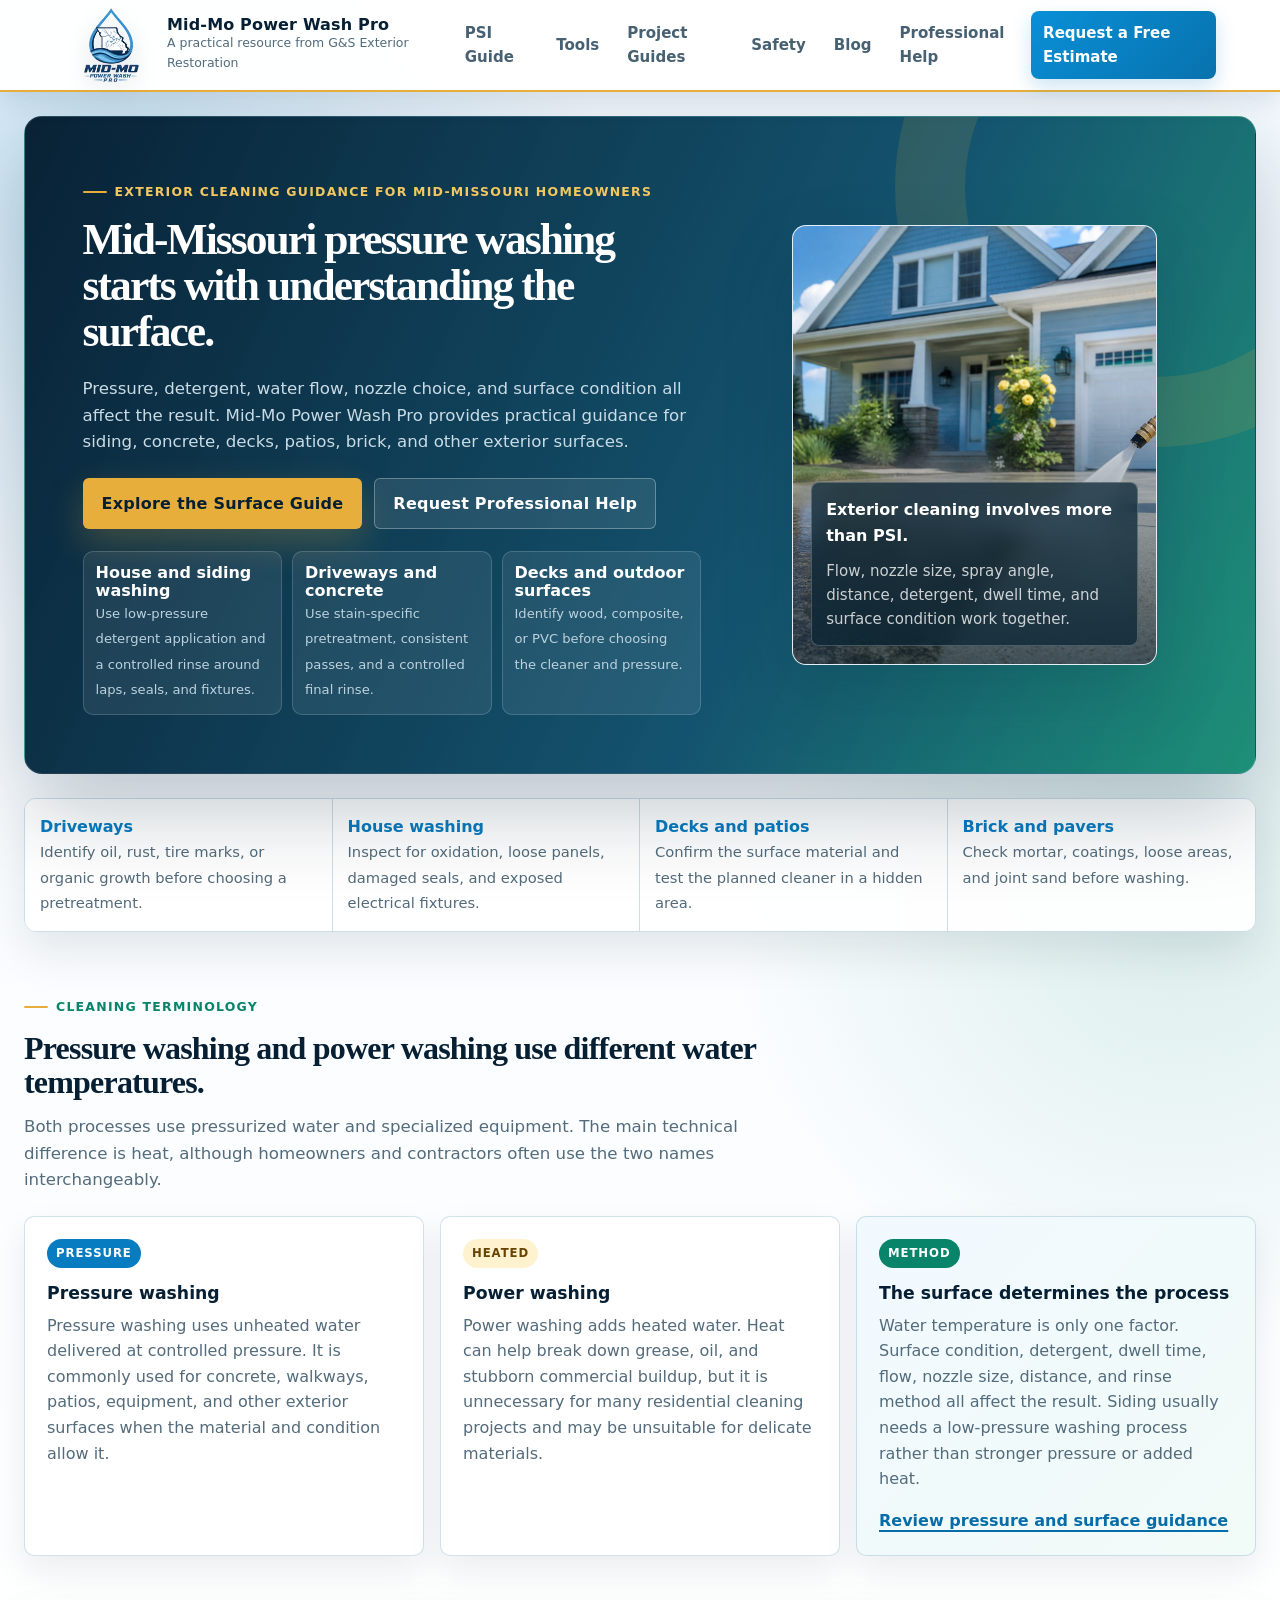
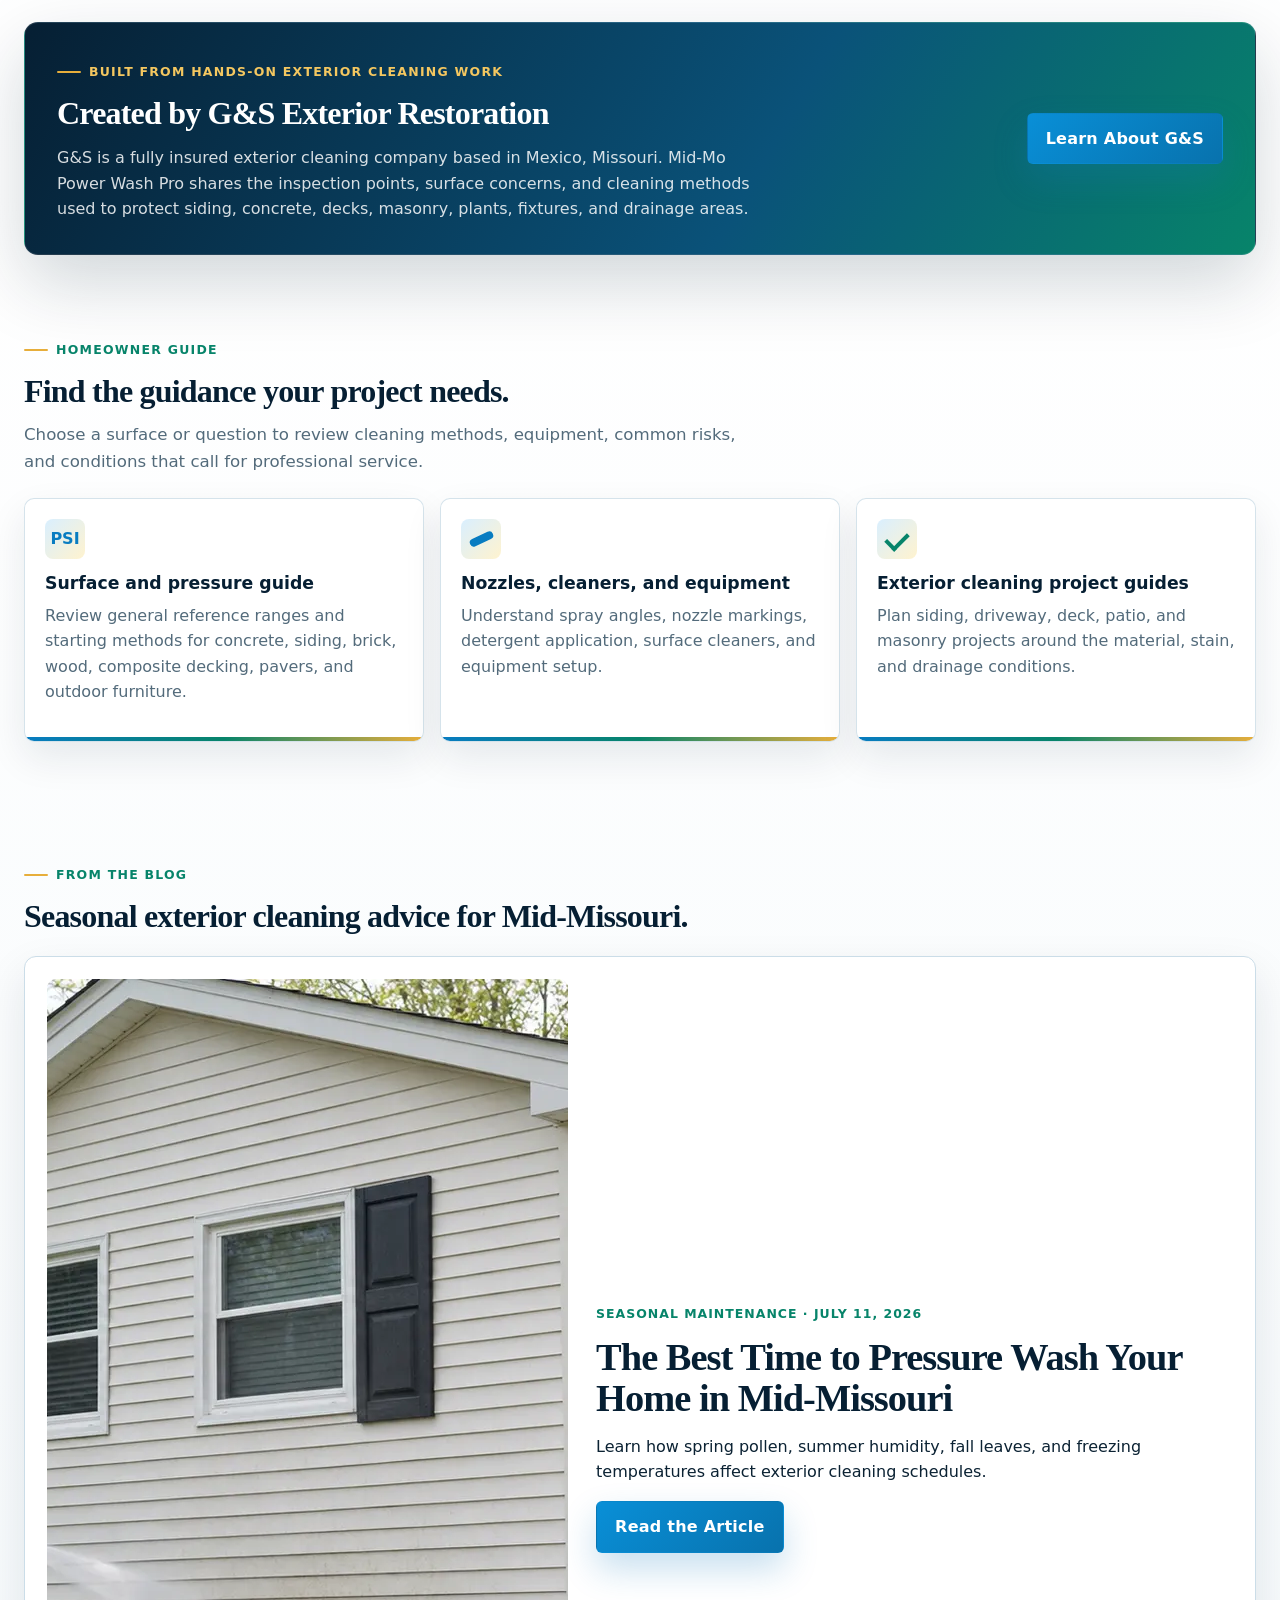
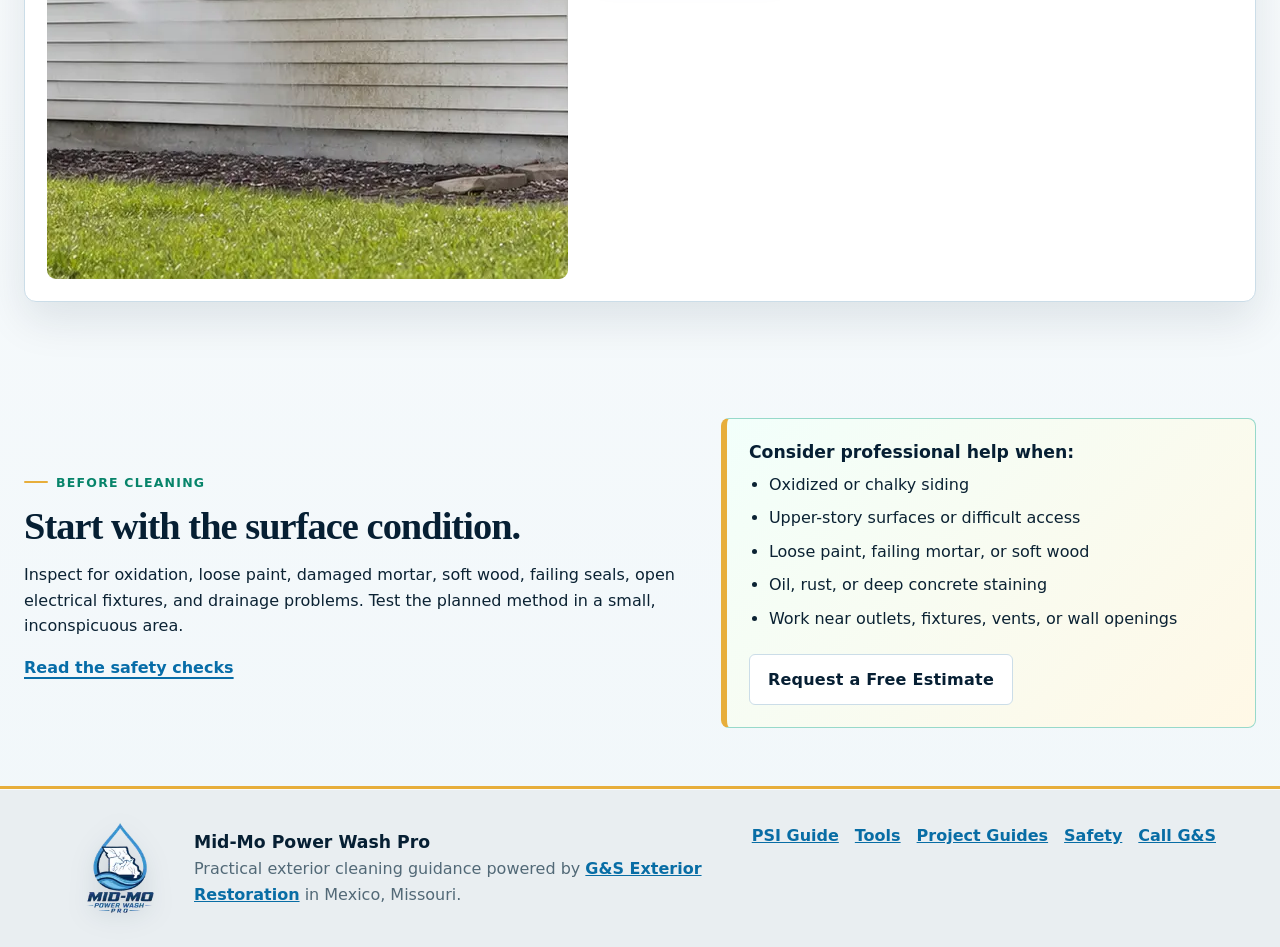
<file: index.html>
<!doctype html>
<html lang="en">
  <head>
    <meta charset="utf-8">
    <meta name="viewport" content="width=device-width, initial-scale=1">
    <link rel="icon" href="/assets/favicon.png" type="image/png">
    <link rel="shortcut icon" href="/favicon.ico">
    <link rel="apple-touch-icon" href="/assets/apple-touch-icon.png">
    <title>Mid-Missouri Pressure Washing Guide | Mid-Mo Power Wash Pro</title>
    <meta name="description" content="Mid-Missouri pressure washing, power washing, and exterior cleaning guidance for siding, concrete, decks, patios, equipment, safety, and surface care.">
    <link rel="canonical" href="https://midmopowerwash.com/">
    <meta property="og:type" content="website">
    <meta property="og:site_name" content="Mid-Mo Power Wash Pro">
    <meta property="og:title" content="Mid-Missouri Pressure Washing Guide">
    <meta property="og:description" content="Practical exterior cleaning guidance for Mid-Missouri homeowners.">
    <meta property="og:url" content="https://midmopowerwash.com/">
    <meta property="og:image" content="https://midmopowerwash.com/assets/hero-home.png">
    <meta name="twitter:card" content="summary_large_image">
    <link rel="stylesheet" href="assets/styles.css">
    <link rel="stylesheet" href="assets/premium.css">
  </head>
  <body>
    <header class="site-header">
      <a class="brand" href="index.html" aria-label="Mid-Mo Power Wash Pro home">
        <span class="brand-logo" aria-hidden="true"></span>
        <span>
          <strong>Mid-Mo Power Wash Pro</strong>
          <small>A practical resource from G&amp;S Exterior Restoration</small>
        </span>
      </a>
      <button class="nav-toggle" type="button" aria-label="Open site menu" aria-expanded="false">Menu</button>
      <nav class="site-nav" aria-label="Main navigation">
        <a href="psi-guide.html">PSI Guide</a>
        <a href="tools.html">Tools</a>
        <a href="projects.html">Project Guides</a>
        <a href="safety.html">Safety</a>
        <a href="blog.html">Blog</a>
        <a href="when-to-call-a-pro.html">Professional Help</a>
        <a class="nav-cta" href="https://gsrestoration.net/" target="_blank" rel="noreferrer">Request a Free Estimate</a>
      </nav>
    </header>

    <main>
      <section class="hero">
        <div class="hero-copy">
          <p class="eyebrow">Exterior cleaning guidance for Mid-Missouri homeowners</p>
          <h1>Mid-Missouri pressure washing starts with understanding the surface.</h1>
          <p class="hero-text">Pressure, detergent, water flow, nozzle choice, and surface condition all affect the result. Mid-Mo Power Wash Pro provides practical guidance for siding, concrete, decks, patios, brick, and other exterior surfaces.</p>
          <div class="hero-actions">
            <a class="button primary" href="psi-guide.html">Explore the Surface Guide</a>
            <a class="button secondary" href="when-to-call-a-pro.html">Request Professional Help</a>
          </div>
          <div class="trust-row" aria-label="Quick pressure washing guidance">
            <div><strong>House and siding washing</strong><span>Use low-pressure detergent application and a controlled rinse around laps, seals, and fixtures.</span></div>
            <div><strong>Driveways and concrete</strong><span>Use stain-specific pretreatment, consistent passes, and a controlled final rinse.</span></div>
            <div><strong>Decks and outdoor surfaces</strong><span>Identify wood, composite, or PVC before choosing the cleaner and pressure.</span></div>
          </div>
        </div>
        <figure class="hero-media">
          <img src="assets/hero-home.png" alt="Driveway pressure washing with a clean and dirty concrete contrast">
          <figcaption class="hero-caption">
            <strong>Exterior cleaning involves more than PSI.</strong>
            <span>Flow, nozzle size, spray angle, distance, detergent, dwell time, and surface condition work together.</span>
          </figcaption>
        </figure>
      </section>

      <section class="quick-matrix" aria-label="Exterior cleaning quick guide">
        <div>
          <strong>Driveways</strong>
          <span>Identify oil, rust, tire marks, or organic growth before choosing a pretreatment.</span>
        </div>
        <div>
          <strong>House washing</strong>
          <span>Inspect for oxidation, loose panels, damaged seals, and exposed electrical fixtures.</span>
        </div>
        <div>
          <strong>Decks and patios</strong>
          <span>Confirm the surface material and test the planned cleaner in a hidden area.</span>
        </div>
        <div>
          <strong>Brick and pavers</strong>
          <span>Check mortar, coatings, loose areas, and joint sand before washing.</span>
        </div>
      </section>

      <section class="content-band process-explainer" aria-labelledby="pressure-power-heading">
        <div class="section-heading">
          <span class="section-kicker">Cleaning terminology</span>
          <h2 id="pressure-power-heading">Pressure washing and power washing use different water temperatures.</h2>
          <p>Both processes use pressurized water and specialized equipment. The main technical difference is heat, although homeowners and contractors often use the two names interchangeably.</p>
        </div>
        <div class="process-grid">
          <article>
            <span class="process-mark">Pressure</span>
            <h3>Pressure washing</h3>
            <p>Pressure washing uses unheated water delivered at controlled pressure. It is commonly used for concrete, walkways, patios, equipment, and other exterior surfaces when the material and condition allow it.</p>
          </article>
          <article>
            <span class="process-mark heated">Heated</span>
            <h3>Power washing</h3>
            <p>Power washing adds heated water. Heat can help break down grease, oil, and stubborn commercial buildup, but it is unnecessary for many residential cleaning projects and may be unsuitable for delicate materials.</p>
          </article>
          <article class="process-choice">
            <span class="process-mark method">Method</span>
            <h3>The surface determines the process</h3>
            <p>Water temperature is only one factor. Surface condition, detergent, dwell time, flow, nozzle size, distance, and rinse method all affect the result. Siding usually needs a low-pressure washing process rather than stronger pressure or added heat.</p>
            <a class="text-link" href="psi-guide.html">Review pressure and surface guidance</a>
          </article>
        </div>
      </section>

      <section class="sponsor-band">
        <div>
          <span class="section-kicker">Built from hands-on exterior cleaning work</span>
          <h2>Created by G&amp;S Exterior Restoration</h2>
          <p>G&amp;S is a fully insured exterior cleaning company based in Mexico, Missouri. Mid-Mo Power Wash Pro shares the inspection points, surface concerns, and cleaning methods used to protect siding, concrete, decks, masonry, plants, fixtures, and drainage areas.</p>
        </div>
        <a class="button primary" href="https://gsrestoration.net/" target="_blank" rel="noreferrer">Learn About G&amp;S</a>
      </section>

      <section class="content-band">
        <div class="section-heading">
          <span class="section-kicker">Homeowner guide</span>
          <h2>Find the guidance your project needs.</h2>
          <p>Choose a surface or question to review cleaning methods, equipment, common risks, and conditions that call for professional service.</p>
        </div>
        <div class="card-grid three">
          <a class="info-card" href="psi-guide.html">
            <span class="card-icon gauge"></span>
            <h3>Surface and pressure guide</h3>
            <p>Review general reference ranges and starting methods for concrete, siding, brick, wood, composite decking, pavers, and outdoor furniture.</p>
          </a>
          <a class="info-card" href="tools.html">
            <span class="card-icon nozzle"></span>
            <h3>Nozzles, cleaners, and equipment</h3>
            <p>Understand spray angles, nozzle markings, detergent application, surface cleaners, and equipment setup.</p>
          </a>
          <a class="info-card" href="projects.html">
            <span class="card-icon checklist"></span>
            <h3>Exterior cleaning project guides</h3>
            <p>Plan siding, driveway, deck, patio, and masonry projects around the material, stain, and drainage conditions.</p>
          </a>
        </div>
      </section>

      <section class="content-band">
        <div class="section-heading"><span class="section-kicker">From the blog</span><h2>Seasonal exterior cleaning advice for Mid-Missouri.</h2></div>
        <article class="blog-feature"><img src="assets/blog/best-time-pressure-wash-mid-missouri.webp" alt="Professional washing light-colored siding on a Mid-Missouri home in spring" width="1600" height="900" loading="lazy"><div><p class="blog-meta">Seasonal maintenance · July 11, 2026</p><h2>The Best Time to Pressure Wash Your Home in Mid-Missouri</h2><p>Learn how spring pollen, summer humidity, fall leaves, and freezing temperatures affect exterior cleaning schedules.</p><a class="button primary" href="blog/best-time-to-pressure-wash-mid-missouri.html">Read the Article</a></div></article>
      </section>

      <section class="split-section">
        <div>
          <span class="section-kicker">Before cleaning</span>
          <h2>Start with the surface condition.</h2>
          <p>Inspect for oxidation, loose paint, damaged mortar, soft wood, failing seals, open electrical fixtures, and drainage problems. Test the planned method in a small, inconspicuous area.</p>
          <a class="text-link" href="safety.html">Read the safety checks</a>
        </div>
        <div class="tip-panel">
          <h3>Consider professional help when:</h3>
          <ul class="check-list">
            <li>Oxidized or chalky siding</li>
            <li>Upper-story surfaces or difficult access</li>
            <li>Loose paint, failing mortar, or soft wood</li>
            <li>Oil, rust, or deep concrete staining</li>
            <li>Work near outlets, fixtures, vents, or wall openings</li>
          </ul>
          <a class="button secondary" href="https://gsrestoration.net/" target="_blank" rel="noreferrer">Request a Free Estimate</a>
        </div>
      </section>
    </main>

    <footer class="site-footer">
      <div>
        <span class="brand-logo" aria-hidden="true"></span>
        <strong>Mid-Mo Power Wash Pro</strong>
        <p>Practical exterior cleaning guidance powered by <a href="https://gsrestoration.net/" target="_blank" rel="noreferrer">G&amp;S Exterior Restoration</a> in Mexico, Missouri.</p>
      </div>
      <nav aria-label="Footer navigation">
        <a href="psi-guide.html">PSI Guide</a>
        <a href="tools.html">Tools</a>
        <a href="projects.html">Project Guides</a>
        <a href="safety.html">Safety</a>
        <a href="when-to-call-a-pro.html">Call G&S</a>
      </nav>
    </footer>
    <script src="assets/site.js"></script>
    <script type="application/ld+json">
      {
        "@context": "https://schema.org",
        "@graph": [
          {
            "@type": "WebSite",
            "@id": "https://midmopowerwash.com/#website",
            "url": "https://midmopowerwash.com/",
            "name": "Mid-Mo Power Wash Pro",
            "description": "Pressure washing and exterior cleaning guidance for Mid-Missouri homeowners",
            "inLanguage": "en-US",
            "publisher": { "@id": "https://midmopowerwash.com/#business" }
          },
          {
            "@type": "LocalBusiness",
            "@id": "https://midmopowerwash.com/#business",
            "name": "G&S Exterior Restoration",
            "url": "https://gsrestoration.net/",
            "telephone": "+1-314-467-0332",
            "areaServed": { "@type": "AdministrativeArea", "name": "Mid-Missouri" },
            "address": {
              "@type": "PostalAddress",
              "addressLocality": "Mexico",
              "addressRegion": "MO",
              "addressCountry": "US"
            },
            "knowsAbout": ["Pressure washing", "Exterior cleaning", "Siding washing", "Concrete cleaning", "Deck washing"]
          }
        ]
      }
    </script>
  </body>
</html>
</file>
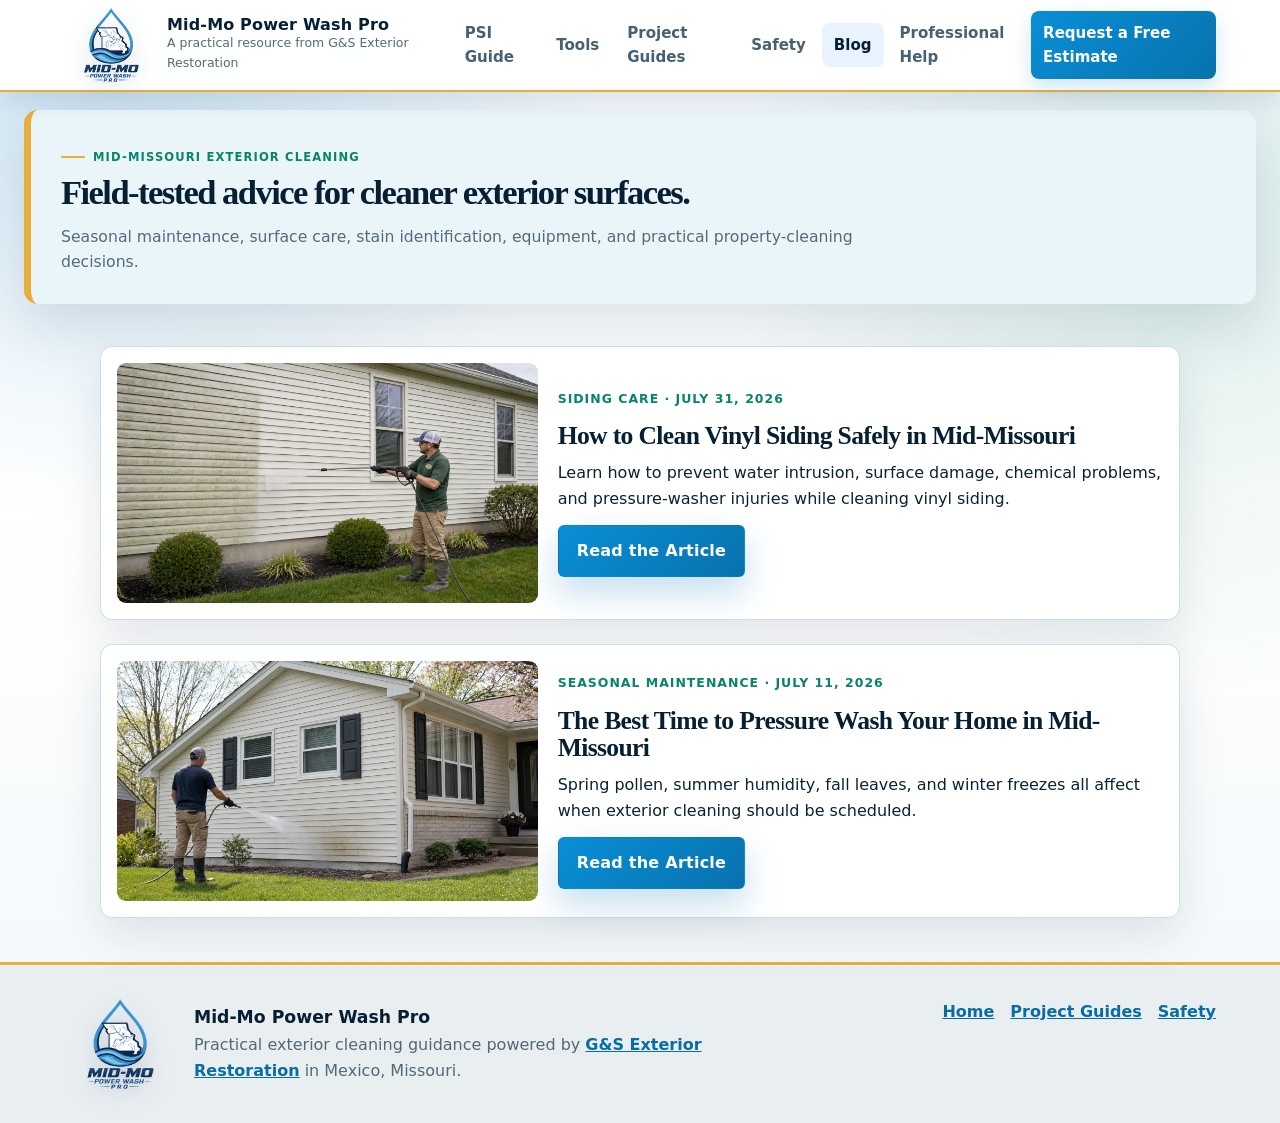
<file: blog.html>
<!doctype html>
<html lang="en">
<head>
  <meta charset="utf-8">
  <meta name="viewport" content="width=device-width,initial-scale=1">
  <link rel="icon" href="/assets/favicon.png" type="image/png">
  <link rel="shortcut icon" href="/favicon.ico">
  <link rel="apple-touch-icon" href="/assets/apple-touch-icon.png">
  <title>Mid-Missouri Exterior Cleaning Blog | Mid-Mo Power Wash Pro</title>
  <meta name="description" content="Mid-Missouri exterior cleaning articles covering seasonal house washing, siding care, concrete cleaning, stains, equipment, and property maintenance.">
  <link rel="canonical" href="https://midmopowerwash.com/blog.html">
  <meta property="og:type" content="website">
  <meta property="og:site_name" content="Mid-Mo Power Wash Pro">
  <meta property="og:title" content="Mid-Missouri Exterior Cleaning Blog">
  <meta property="og:description" content="Seasonal exterior cleaning advice and local property-maintenance articles.">
  <meta property="og:url" content="https://midmopowerwash.com/blog.html">
  <meta property="og:image" content="https://midmopowerwash.com/assets/blog/how-to-clean-vinyl-siding-safely.webp">
  <meta name="twitter:card" content="summary_large_image">
  <link rel="stylesheet" href="assets/styles.css">
  <link rel="stylesheet" href="assets/premium.css">
</head>
<body>
  <header class="site-header">
    <a class="brand" href="index.html" aria-label="Mid-Mo Power Wash Pro home"><span class="brand-logo" aria-hidden="true"></span><span><strong>Mid-Mo Power Wash Pro</strong><small>A practical resource from G&amp;S Exterior Restoration</small></span></a>
    <button class="nav-toggle" type="button" aria-label="Open site menu" aria-expanded="false">Menu</button>
    <nav class="site-nav" aria-label="Main navigation"><a href="psi-guide.html">PSI Guide</a><a href="tools.html">Tools</a><a href="projects.html">Project Guides</a><a href="safety.html">Safety</a><a class="active" href="blog.html">Blog</a><a href="when-to-call-a-pro.html">Professional Help</a><a class="nav-cta" href="https://gsrestoration.net/" target="_blank" rel="noreferrer">Request a Free Estimate</a></nav>
  </header>
  <main>
    <section class="page-hero compact blog-hero">
      <span class="section-kicker">Mid-Missouri exterior cleaning</span>
      <h1>Field-tested advice for cleaner exterior surfaces.</h1>
      <p>Seasonal maintenance, surface care, stain identification, equipment, and practical property-cleaning decisions.</p>
    </section>
    <section class="content-band blog-list" aria-label="Exterior cleaning articles">
      <article class="blog-feature">
        <img src="assets/blog/how-to-clean-vinyl-siding-safely.webp" alt="Exterior-cleaning technician safely washing light-colored vinyl siding from the ground" width="1600" height="900">
        <div><p class="blog-meta">Siding care · July 31, 2026</p><h2>How to Clean Vinyl Siding Safely in Mid-Missouri</h2><p>Learn how to prevent water intrusion, surface damage, chemical problems, and pressure-washer injuries while cleaning vinyl siding.</p><a class="button primary" href="blog/how-to-clean-vinyl-siding-safely.html">Read the Article</a></div>
      </article>
      <article class="blog-feature">
        <img src="assets/blog/best-time-pressure-wash-mid-missouri.webp" alt="Professional washing light-colored siding on a Mid-Missouri home in spring" width="1600" height="900" loading="lazy">
        <div><p class="blog-meta">Seasonal maintenance · July 11, 2026</p><h2>The Best Time to Pressure Wash Your Home in Mid-Missouri</h2><p>Spring pollen, summer humidity, fall leaves, and winter freezes all affect when exterior cleaning should be scheduled.</p><a class="button primary" href="blog/best-time-to-pressure-wash-mid-missouri.html">Read the Article</a></div>
      </article>
    </section>
  </main>
  <footer class="site-footer"><div><span class="brand-logo" aria-hidden="true"></span><strong>Mid-Mo Power Wash Pro</strong><p>Practical exterior cleaning guidance powered by <a href="https://gsrestoration.net/">G&amp;S Exterior Restoration</a> in Mexico, Missouri.</p></div><nav><a href="index.html">Home</a><a href="projects.html">Project Guides</a><a href="safety.html">Safety</a></nav></footer>
  <script src="assets/site.js"></script>
</body>
</html>
</file>
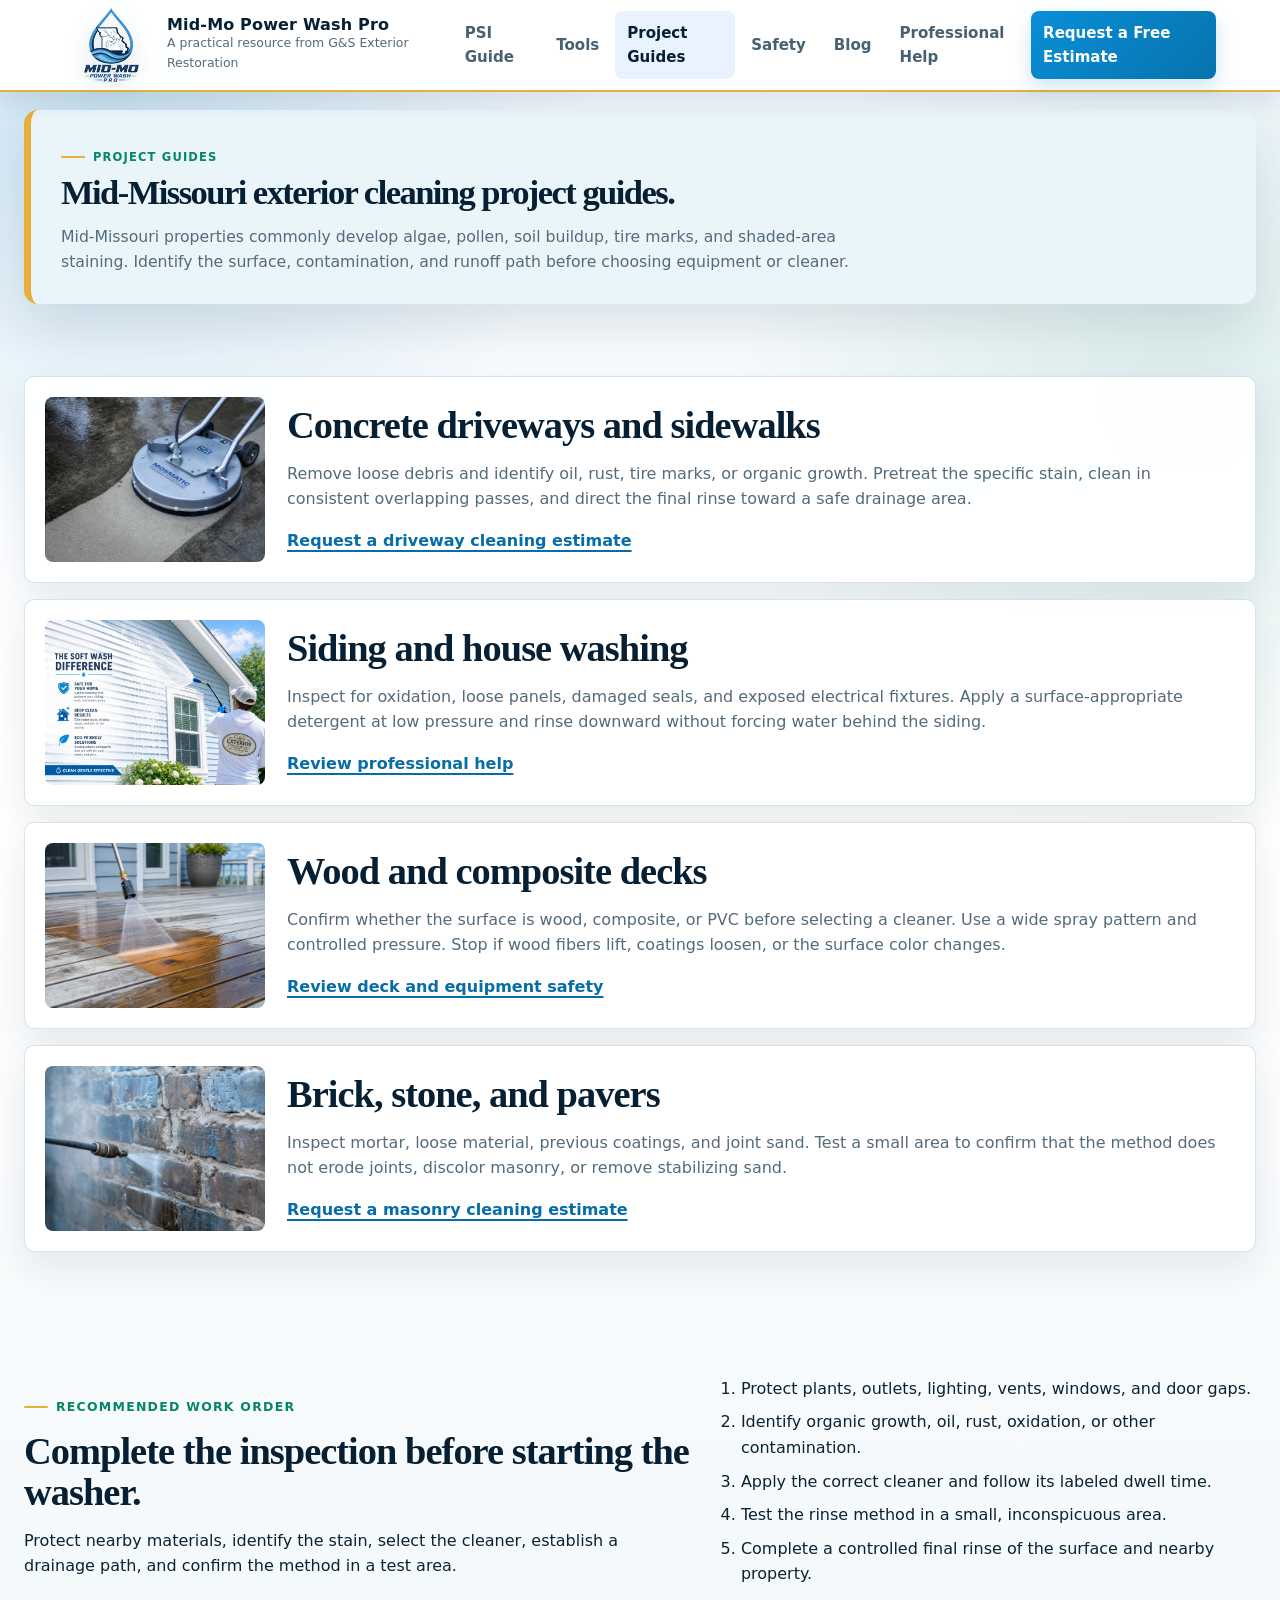
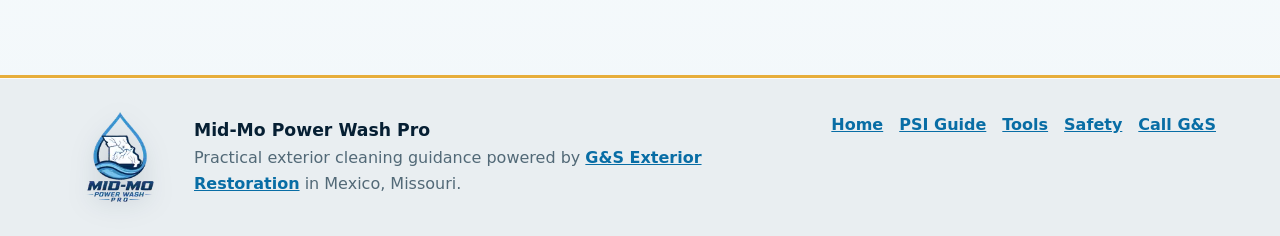
<file: projects.html>
<!doctype html>
<html lang="en">
  <head>
    <meta charset="utf-8">
    <meta name="viewport" content="width=device-width, initial-scale=1">
    <link rel="icon" href="/assets/favicon.png" type="image/png">
    <link rel="shortcut icon" href="/favicon.ico">
    <link rel="apple-touch-icon" href="/assets/apple-touch-icon.png">
    <title>Mid-Missouri Exterior Cleaning Project Guides</title>
    <meta name="description" content="Mid-Missouri project guides for driveway cleaning, house washing, siding, decks, patios, brick, pavers, stain treatment, and safe drainage.">
    <link rel="canonical" href="https://midmopowerwash.com/projects.html">
    <meta property="og:type" content="article">
    <meta property="og:site_name" content="Mid-Mo Power Wash Pro">
    <meta property="og:title" content="Mid-Missouri Exterior Cleaning Project Guides">
    <meta property="og:description" content="Plan driveway, siding, deck, patio, and masonry cleaning around the material and stain.">
    <meta property="og:url" content="https://midmopowerwash.com/projects.html">
    <meta property="og:image" content="https://midmopowerwash.com/assets/project-concrete.png">
    <meta name="twitter:card" content="summary_large_image">
    <link rel="stylesheet" href="assets/styles.css">
    <link rel="stylesheet" href="assets/premium.css">
    <style>
      .project-card {
        grid-template-columns: 220px minmax(0, 1fr);
      }

      .project-photo {
        display: block;
        width: 220px;
        height: 165px;
        border-radius: 8px;
        object-fit: cover;
      }

      @media (max-width: 640px) {
        .project-card {
          grid-template-columns: 1fr;
        }

        .project-photo {
          width: 100%;
          height: auto;
          aspect-ratio: 4 / 3;
        }
      }
    </style>
  </head>
  <body>
    <header class="site-header">
      <a class="brand" href="index.html"><span class="brand-logo" aria-hidden="true"></span><span><strong>Mid-Mo Power Wash Pro</strong><small>A practical resource from G&amp;S Exterior Restoration</small></span></a>
      <button class="nav-toggle" type="button" aria-label="Open site menu" aria-expanded="false">Menu</button>
      <nav class="site-nav" aria-label="Main navigation"><a href="psi-guide.html">PSI Guide</a><a href="tools.html">Tools</a><a href="projects.html">Project Guides</a><a href="safety.html">Safety</a><a href="blog.html">Blog</a><a href="when-to-call-a-pro.html">Professional Help</a><a class="nav-cta" href="https://gsrestoration.net/" target="_blank" rel="noreferrer">Request a Free Estimate</a></nav>
    </header>

    <main>
      <section class="page-hero compact">
        <span class="section-kicker">Project guides</span>
        <h1>Mid-Missouri exterior cleaning project guides.</h1>
        <p>Mid-Missouri properties commonly develop algae, pollen, soil buildup, tire marks, and shaded-area staining. Identify the surface, contamination, and runoff path before choosing equipment or cleaner.</p>
      </section>

      <section class="content-band project-list">
        <article class="project-card"><img class="project-photo" src="assets/project-concrete.png" alt="Concrete driveway being cleaned with a pressure washer" width="2176" height="1632" loading="lazy"><div><h2>Concrete driveways and sidewalks</h2><p>Remove loose debris and identify oil, rust, tire marks, or organic growth. Pretreat the specific stain, clean in consistent overlapping passes, and direct the final rinse toward a safe drainage area.</p><a class="text-link" href="https://gsrestoration.net/" target="_blank" rel="noreferrer">Request a driveway cleaning estimate</a></div></article>
        <article class="project-card"><img class="project-photo" src="assets/project-siding.png" alt="House siding being cleaned with a low-pressure wash" width="1448" height="1086" loading="lazy"><div><h2>Siding and house washing</h2><p>Inspect for oxidation, loose panels, damaged seals, and exposed electrical fixtures. Apply a surface-appropriate detergent at low pressure and rinse downward without forcing water behind the siding.</p><a class="text-link" href="when-to-call-a-pro.html">Review professional help</a></div></article>
        <article class="project-card"><img class="project-photo" src="assets/project-deck.png" alt="Deck being cleaned with a wide fan pressure washer" width="2176" height="1632" loading="lazy"><div><h2>Wood and composite decks</h2><p>Confirm whether the surface is wood, composite, or PVC before selecting a cleaner. Use a wide spray pattern and controlled pressure. Stop if wood fibers lift, coatings loosen, or the surface color changes.</p><a class="text-link" href="safety.html">Review deck and equipment safety</a></div></article>
        <article class="project-card"><img class="project-photo" src="assets/project-brick.png" alt="Brick and mortar being carefully cleaned" width="2176" height="1632" loading="lazy"><div><h2>Brick, stone, and pavers</h2><p>Inspect mortar, loose material, previous coatings, and joint sand. Test a small area to confirm that the method does not erode joints, discolor masonry, or remove stabilizing sand.</p><a class="text-link" href="https://gsrestoration.net/" target="_blank" rel="noreferrer">Request a masonry cleaning estimate</a></div></article>
      </section>

      <section class="split-section"><div><span class="section-kicker">Recommended work order</span><h2>Complete the inspection before starting the washer.</h2><p>Protect nearby materials, identify the stain, select the cleaner, establish a drainage path, and confirm the method in a test area.</p></div><ol class="number-list"><li>Protect plants, outlets, lighting, vents, windows, and door gaps.</li><li>Identify organic growth, oil, rust, oxidation, or other contamination.</li><li>Apply the correct cleaner and follow its labeled dwell time.</li><li>Test the rinse method in a small, inconspicuous area.</li><li>Complete a controlled final rinse of the surface and nearby property.</li></ol></section>
    </main>

    <footer class="site-footer"><div><span class="brand-logo" aria-hidden="true"></span><strong>Mid-Mo Power Wash Pro</strong><p>Practical exterior cleaning guidance powered by <a href="https://gsrestoration.net/" target="_blank" rel="noreferrer">G&amp;S Exterior Restoration</a> in Mexico, Missouri.</p></div><nav aria-label="Footer navigation"><a href="index.html">Home</a><a href="psi-guide.html">PSI Guide</a><a href="tools.html">Tools</a><a href="safety.html">Safety</a><a href="when-to-call-a-pro.html">Call G&S</a></nav></footer>
    <script src="assets/site.js"></script>
  </body>
</html>
</file>
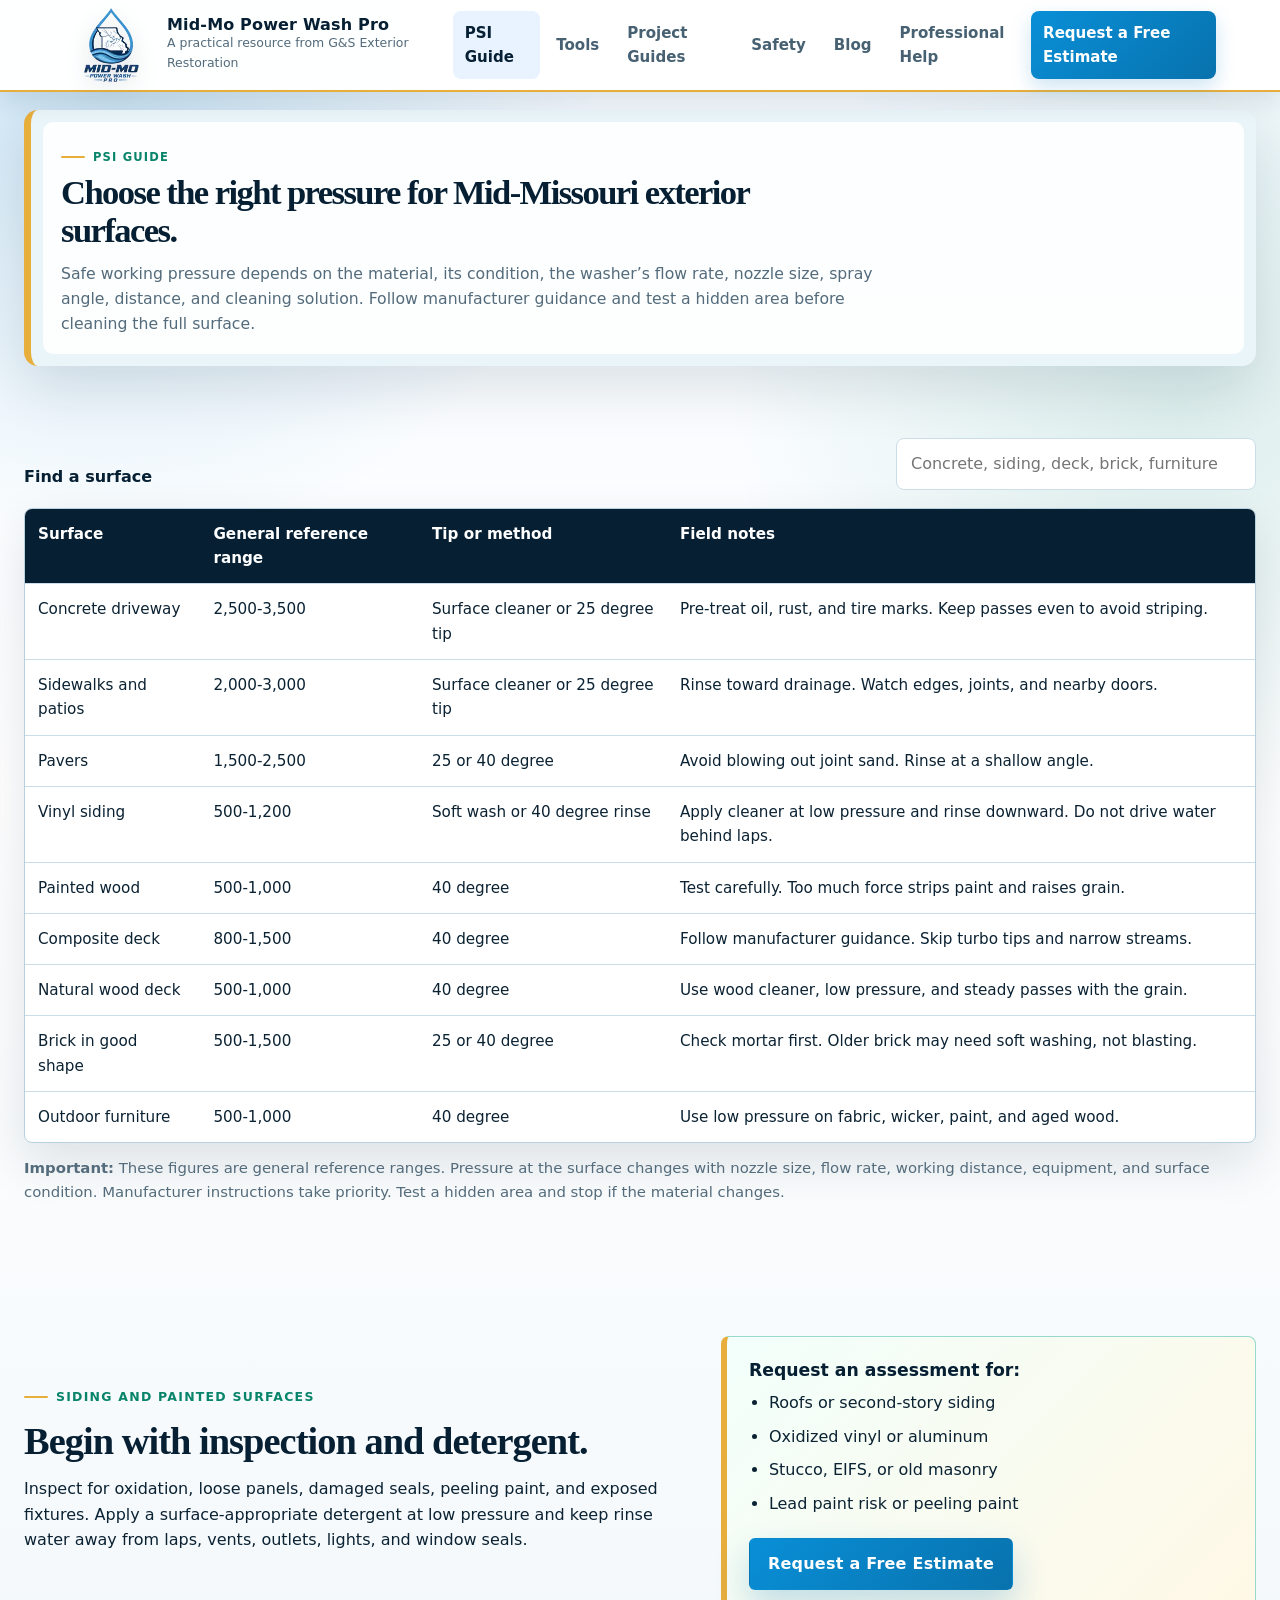
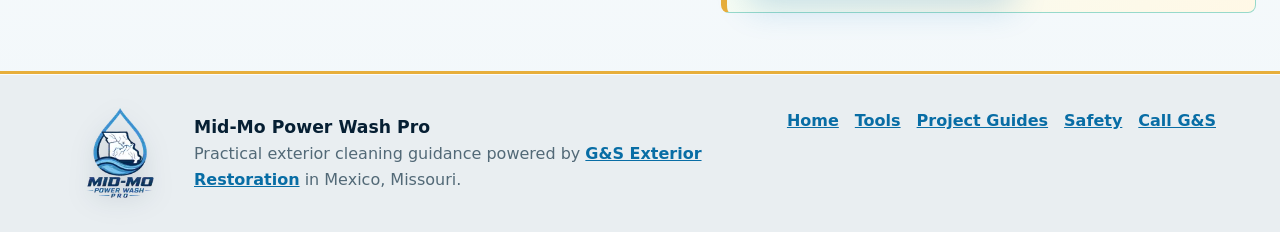
<file: psi-guide.html>
<!doctype html>
<html lang="en">
  <head>
    <meta charset="utf-8">
    <meta name="viewport" content="width=device-width, initial-scale=1">
    <link rel="icon" href="/assets/favicon.png" type="image/png">
    <link rel="shortcut icon" href="/favicon.ico">
    <link rel="apple-touch-icon" href="/assets/apple-touch-icon.png">
    <title>Pressure Washer PSI Guide for Mid-Missouri Surfaces</title>
    <meta name="description" content="Use this Mid-Missouri pressure washer PSI guide for concrete, siding, decks, pavers, brick, outdoor furniture, and other exterior surfaces.">
    <link rel="canonical" href="https://midmopowerwash.com/psi-guide.html">
    <meta property="og:type" content="article">
    <meta property="og:site_name" content="Mid-Mo Power Wash Pro">
    <meta property="og:title" content="Pressure Washer PSI Guide for Mid-Missouri Surfaces">
    <meta property="og:description" content="General pressure ranges and safer starting methods for common exterior surfaces.">
    <meta property="og:url" content="https://midmopowerwash.com/psi-guide.html">
    <meta property="og:image" content="https://midmopowerwash.com/assets/hero-guide.png">
    <meta name="twitter:card" content="summary_large_image">
    <link rel="stylesheet" href="assets/styles.css">
    <link rel="stylesheet" href="assets/premium.css">
  </head>
  <body>
    <header class="site-header">
      <a class="brand" href="index.html"><span class="brand-logo" aria-hidden="true"></span><span><strong>Mid-Mo Power Wash Pro</strong><small>A practical resource from G&amp;S Exterior Restoration</small></span></a>
      <button class="nav-toggle" type="button" aria-label="Open site menu" aria-expanded="false">Menu</button>
      <nav class="site-nav" aria-label="Main navigation">
        <a href="psi-guide.html">PSI Guide</a>
        <a href="tools.html">Tools</a>
        <a href="projects.html">Project Guides</a>
        <a href="safety.html">Safety</a>
        <a href="blog.html">Blog</a>
        <a href="when-to-call-a-pro.html">Professional Help</a>
        <a class="nav-cta" href="https://gsrestoration.net/" target="_blank" rel="noreferrer">Request a Free Estimate</a>
      </nav>
    </header>

    <main>
      <section class="page-hero compact">
        <div style="position: relative; z-index: 2;">
          <span class="section-kicker">PSI guide</span>
          <h1>Choose the right pressure for Mid-Missouri exterior surfaces.</h1>
          <p>Safe working pressure depends on the material, its condition, the washer’s flow rate, nozzle size, spray angle, distance, and cleaning solution. Follow manufacturer guidance and test a hidden area before cleaning the full surface.</p>
        </div>
      </section>

      <section class="content-band">
        <div class="table-tools">
          <label for="surface-search">Find a surface</label>
          <input id="surface-search" type="search" placeholder="Concrete, siding, deck, brick, furniture">
        </div>
        <div class="responsive-table">
          <table>
            <thead>
              <tr><th>Surface</th><th>General reference range</th><th>Tip or method</th><th>Field notes</th></tr>
            </thead>
            <tbody>
              <tr><td>Concrete driveway</td><td>2,500-3,500</td><td>Surface cleaner or 25 degree tip</td><td>Pre-treat oil, rust, and tire marks. Keep passes even to avoid striping.</td></tr>
              <tr><td>Sidewalks and patios</td><td>2,000-3,000</td><td>Surface cleaner or 25 degree tip</td><td>Rinse toward drainage. Watch edges, joints, and nearby doors.</td></tr>
              <tr><td>Pavers</td><td>1,500-2,500</td><td>25 or 40 degree</td><td>Avoid blowing out joint sand. Rinse at a shallow angle.</td></tr>
              <tr><td>Vinyl siding</td><td>500-1,200</td><td>Soft wash or 40 degree rinse</td><td>Apply cleaner at low pressure and rinse downward. Do not drive water behind laps.</td></tr>
              <tr><td>Painted wood</td><td>500-1,000</td><td>40 degree</td><td>Test carefully. Too much force strips paint and raises grain.</td></tr>
              <tr><td>Composite deck</td><td>800-1,500</td><td>40 degree</td><td>Follow manufacturer guidance. Skip turbo tips and narrow streams.</td></tr>
              <tr><td>Natural wood deck</td><td>500-1,000</td><td>40 degree</td><td>Use wood cleaner, low pressure, and steady passes with the grain.</td></tr>
              <tr><td>Brick in good shape</td><td>500-1,500</td><td>25 or 40 degree</td><td>Check mortar first. Older brick may need soft washing, not blasting.</td></tr>
              <tr><td>Outdoor furniture</td><td>500-1,000</td><td>40 degree</td><td>Use low pressure on fabric, wicker, paint, and aged wood.</td></tr>
            </tbody>
          </table>
        </div>
        <p class="fine-print"><strong>Important:</strong> These figures are general reference ranges. Pressure at the surface changes with nozzle size, flow rate, working distance, equipment, and surface condition. Manufacturer instructions take priority. Test a hidden area and stop if the material changes.</p>
      </section>

      <section class="split-section">
        <div>
          <span class="section-kicker">Siding and painted surfaces</span>
          <h2>Begin with inspection and detergent.</h2>
          <p>Inspect for oxidation, loose panels, damaged seals, peeling paint, and exposed fixtures. Apply a surface-appropriate detergent at low pressure and keep rinse water away from laps, vents, outlets, lights, and window seals.</p>
        </div>
        <div class="tip-panel">
          <h3>Request an assessment for:</h3>
          <ul class="check-list"><li>Roofs or second-story siding</li><li>Oxidized vinyl or aluminum</li><li>Stucco, EIFS, or old masonry</li><li>Lead paint risk or peeling paint</li></ul>
          <a class="button primary" href="https://gsrestoration.net/" target="_blank" rel="noreferrer">Request a Free Estimate</a>
        </div>
      </section>
    </main>

    <footer class="site-footer"><div><span class="brand-logo" aria-hidden="true"></span><strong>Mid-Mo Power Wash Pro</strong><p>Practical exterior cleaning guidance powered by <a href="https://gsrestoration.net/" target="_blank" rel="noreferrer">G&amp;S Exterior Restoration</a> in Mexico, Missouri.</p></div><nav aria-label="Footer navigation"><a href="index.html">Home</a><a href="tools.html">Tools</a><a href="projects.html">Project Guides</a><a href="safety.html">Safety</a><a href="when-to-call-a-pro.html">Call G&S</a></nav></footer>
    <script src="assets/site.js"></script>
  </body>
</html>
</file>
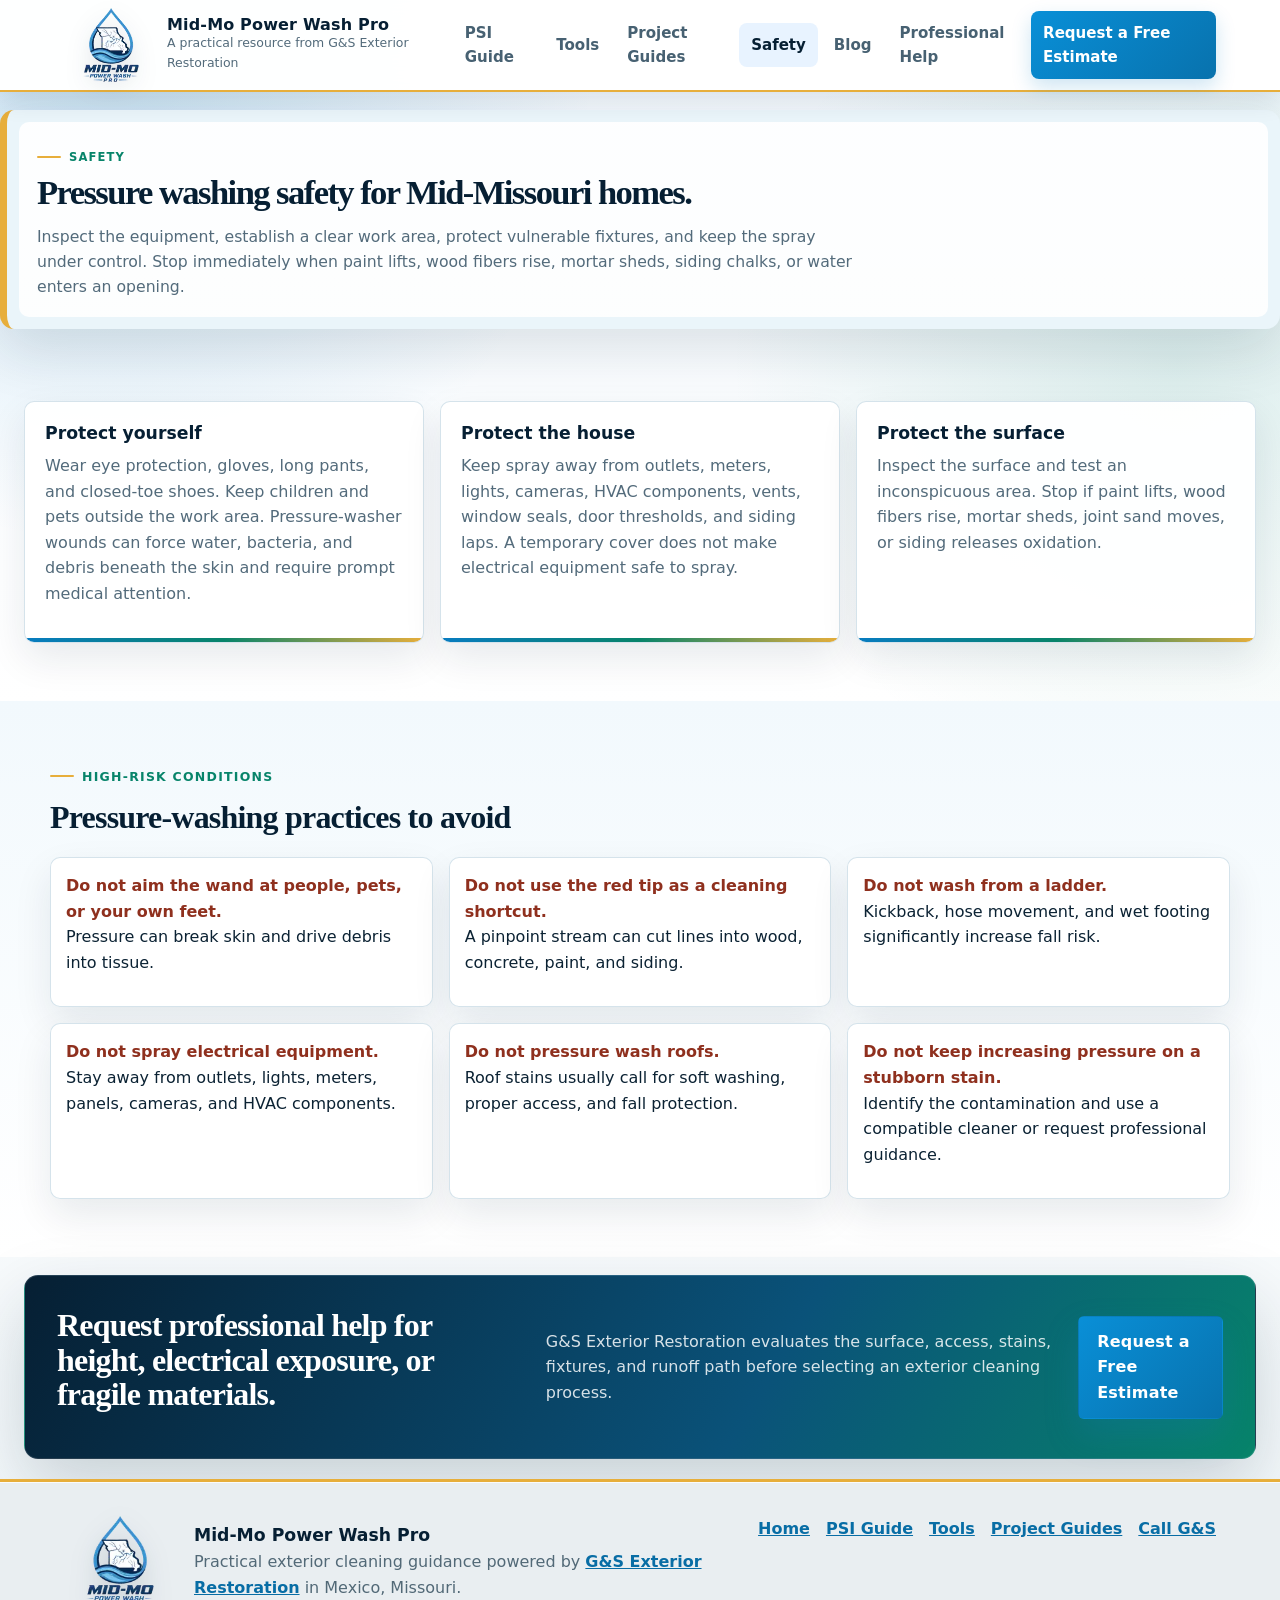
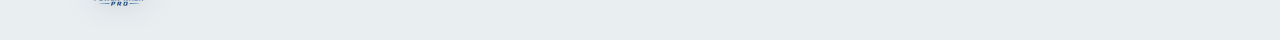
<file: safety.html>
<!doctype html>
<html lang="en">
  <head>
    <meta charset="utf-8">
    <meta name="viewport" content="width=device-width, initial-scale=1">
    <link rel="icon" href="/assets/favicon.png" type="image/png">
    <link rel="shortcut icon" href="/favicon.ico">
    <link rel="apple-touch-icon" href="/assets/apple-touch-icon.png">
    <title>Pressure Washing Safety Guide for Mid-Missouri Homes</title>
    <meta name="description" content="Pressure washing safety for Mid-Missouri homes, including PPE, electrical hazards, ladders, fragile surfaces, water intrusion, and dangerous spray patterns.">
    <link rel="canonical" href="https://midmopowerwash.com/safety.html">
    <meta property="og:type" content="article">
    <meta property="og:site_name" content="Mid-Mo Power Wash Pro">
    <meta property="og:title" content="Pressure Washing Safety Guide for Mid-Missouri Homes">
    <meta property="og:description" content="Protect people, property, electrical equipment, plants, and fragile surfaces before washing.">
    <meta property="og:url" content="https://midmopowerwash.com/safety.html">
    <meta property="og:image" content="https://midmopowerwash.com/assets/hero-safety.png">
    <meta name="twitter:card" content="summary_large_image">
    <link rel="stylesheet" href="assets/styles.css">
    <link rel="stylesheet" href="assets/premium.css">
  </head>
  <body>
    <header class="site-header">
      <a class="brand" href="index.html"><span class="brand-logo" aria-hidden="true"></span><span><strong>Mid-Mo Power Wash Pro</strong><small>A practical resource from G&amp;S Exterior Restoration</small></span></a>
      <button class="nav-toggle" type="button" aria-label="Open site menu" aria-expanded="false">Menu</button>
      <nav class="site-nav" aria-label="Main navigation"><a href="psi-guide.html">PSI Guide</a><a href="tools.html">Tools</a><a href="projects.html">Project Guides</a><a href="safety.html">Safety</a><a href="blog.html">Blog</a><a href="when-to-call-a-pro.html">Professional Help</a><a class="nav-cta" href="https://gsrestoration.net/" target="_blank" rel="noreferrer">Request a Free Estimate</a></nav>
    </header>

    <main>
      <section class="page-hero compact warning">
        <div style="position: relative; z-index: 2;">
          <span class="section-kicker">Safety</span>
          <h1>Pressure washing safety for Mid-Missouri homes.</h1>
          <p>Inspect the equipment, establish a clear work area, protect vulnerable fixtures, and keep the spray under control. Stop immediately when paint lifts, wood fibers rise, mortar sheds, siding chalks, or water enters an opening.</p>
        </div>
      </section>

      <section class="content-band"><div class="card-grid three"><article class="info-card"><h3>Protect yourself</h3><p>Wear eye protection, gloves, long pants, and closed-toe shoes. Keep children and pets outside the work area. Pressure-washer wounds can force water, bacteria, and debris beneath the skin and require prompt medical attention.</p></article><article class="info-card"><h3>Protect the house</h3><p>Keep spray away from outlets, meters, lights, cameras, HVAC components, vents, window seals, door thresholds, and siding laps. A temporary cover does not make electrical equipment safe to spray.</p></article><article class="info-card"><h3>Protect the surface</h3><p>Inspect the surface and test an inconspicuous area. Stop if paint lifts, wood fibers rise, mortar sheds, joint sand moves, or siding releases oxidation.</p></article></div></section>

      <section class="content-band alt"><div class="section-heading"><span class="section-kicker">High-risk conditions</span><h2>Pressure-washing practices to avoid</h2></div><div class="danger-grid"><div><strong>Do not aim the wand at people, pets, or your own feet.</strong><p>Pressure can break skin and drive debris into tissue.</p></div><div><strong>Do not use the red tip as a cleaning shortcut.</strong><p>A pinpoint stream can cut lines into wood, concrete, paint, and siding.</p></div><div><strong>Do not wash from a ladder.</strong><p>Kickback, hose movement, and wet footing significantly increase fall risk.</p></div><div><strong>Do not spray electrical equipment.</strong><p>Stay away from outlets, lights, meters, panels, cameras, and HVAC components.</p></div><div><strong>Do not pressure wash roofs.</strong><p>Roof stains usually call for soft washing, proper access, and fall protection.</p></div><div><strong>Do not keep increasing pressure on a stubborn stain.</strong><p>Identify the contamination and use a compatible cleaner or request professional guidance.</p></div></div></section>

      <section class="cta-strip"><h2>Request professional help for height, electrical exposure, or fragile materials.</h2><p>G&amp;S Exterior Restoration evaluates the surface, access, stains, fixtures, and runoff path before selecting an exterior cleaning process.</p><a class="button primary" href="https://gsrestoration.net/" target="_blank" rel="noreferrer">Request a Free Estimate</a></section>
    </main>

    <footer class="site-footer"><div><span class="brand-logo" aria-hidden="true"></span><strong>Mid-Mo Power Wash Pro</strong><p>Practical exterior cleaning guidance powered by <a href="https://gsrestoration.net/" target="_blank" rel="noreferrer">G&amp;S Exterior Restoration</a> in Mexico, Missouri.</p></div><nav aria-label="Footer navigation"><a href="index.html">Home</a><a href="psi-guide.html">PSI Guide</a><a href="tools.html">Tools</a><a href="projects.html">Project Guides</a><a href="when-to-call-a-pro.html">Call G&S</a></nav></footer>
    <script src="assets/site.js"></script>
  </body>
</html>
</file>
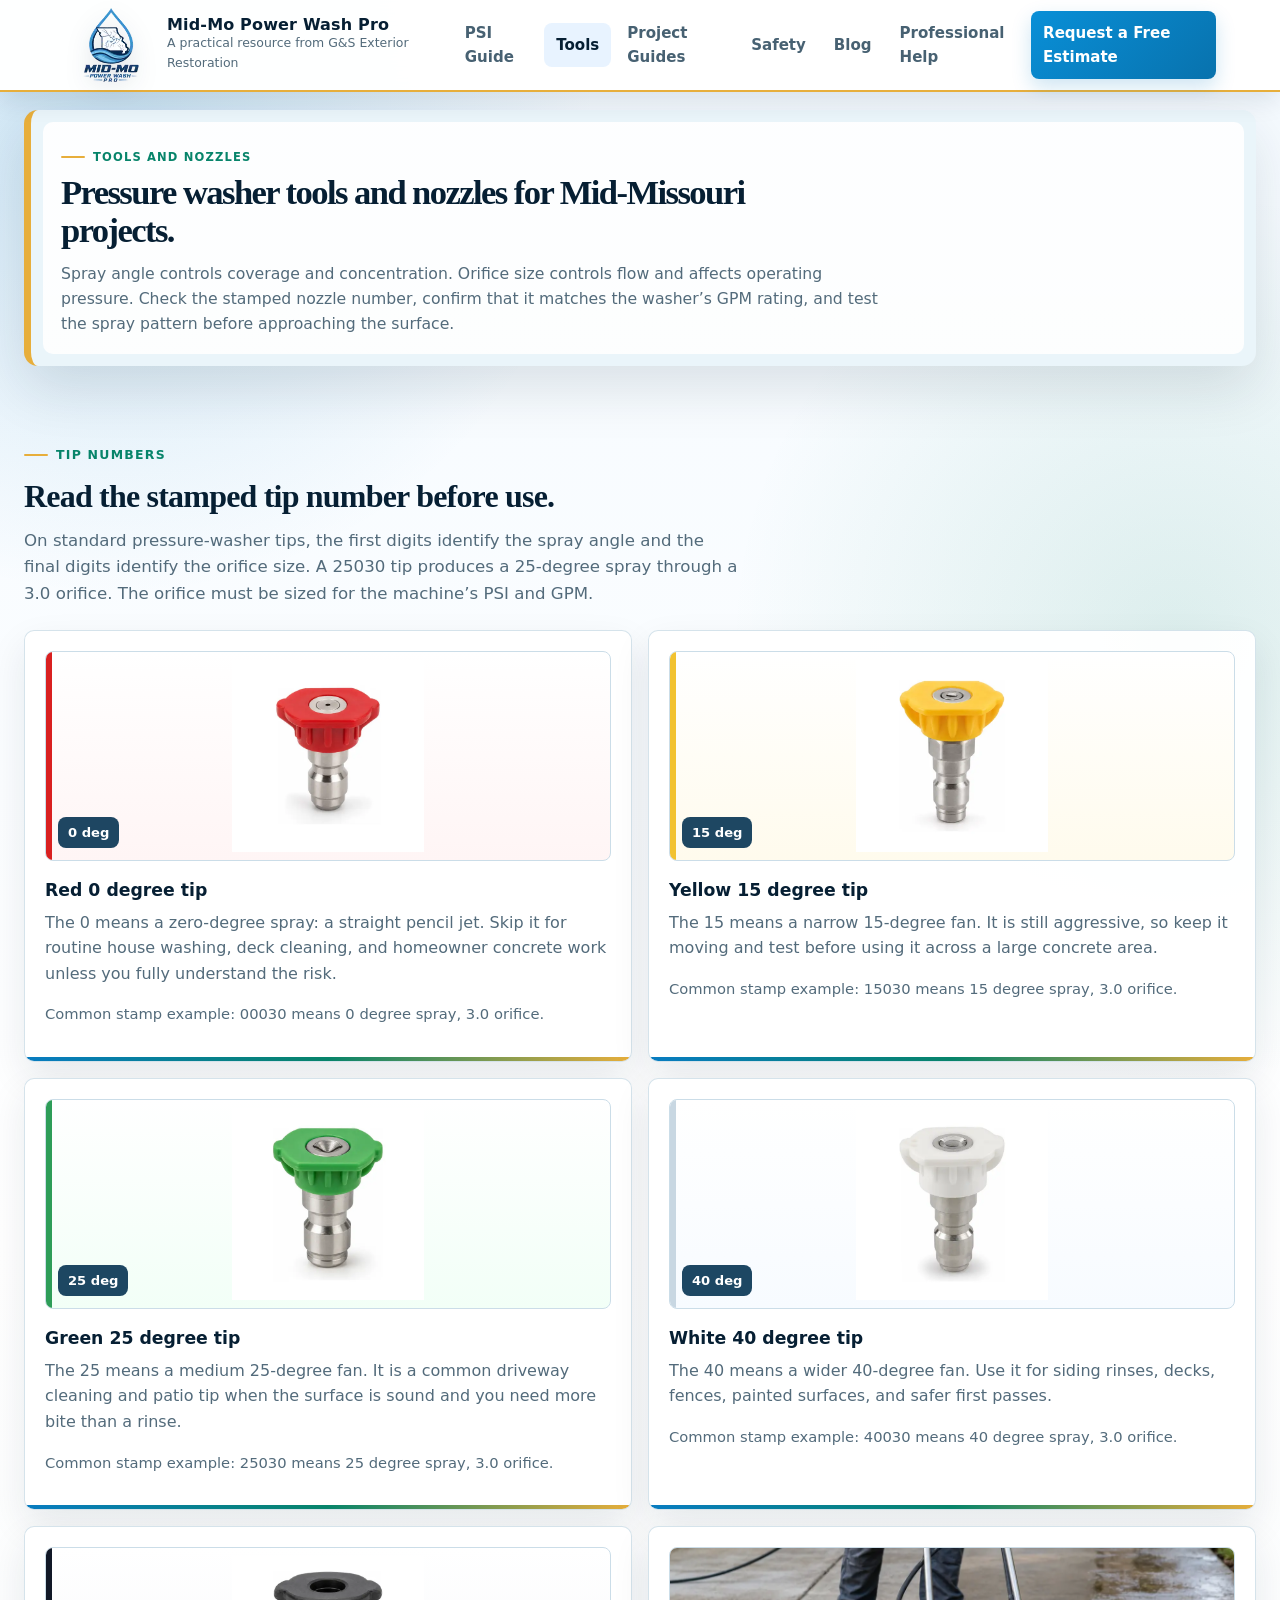
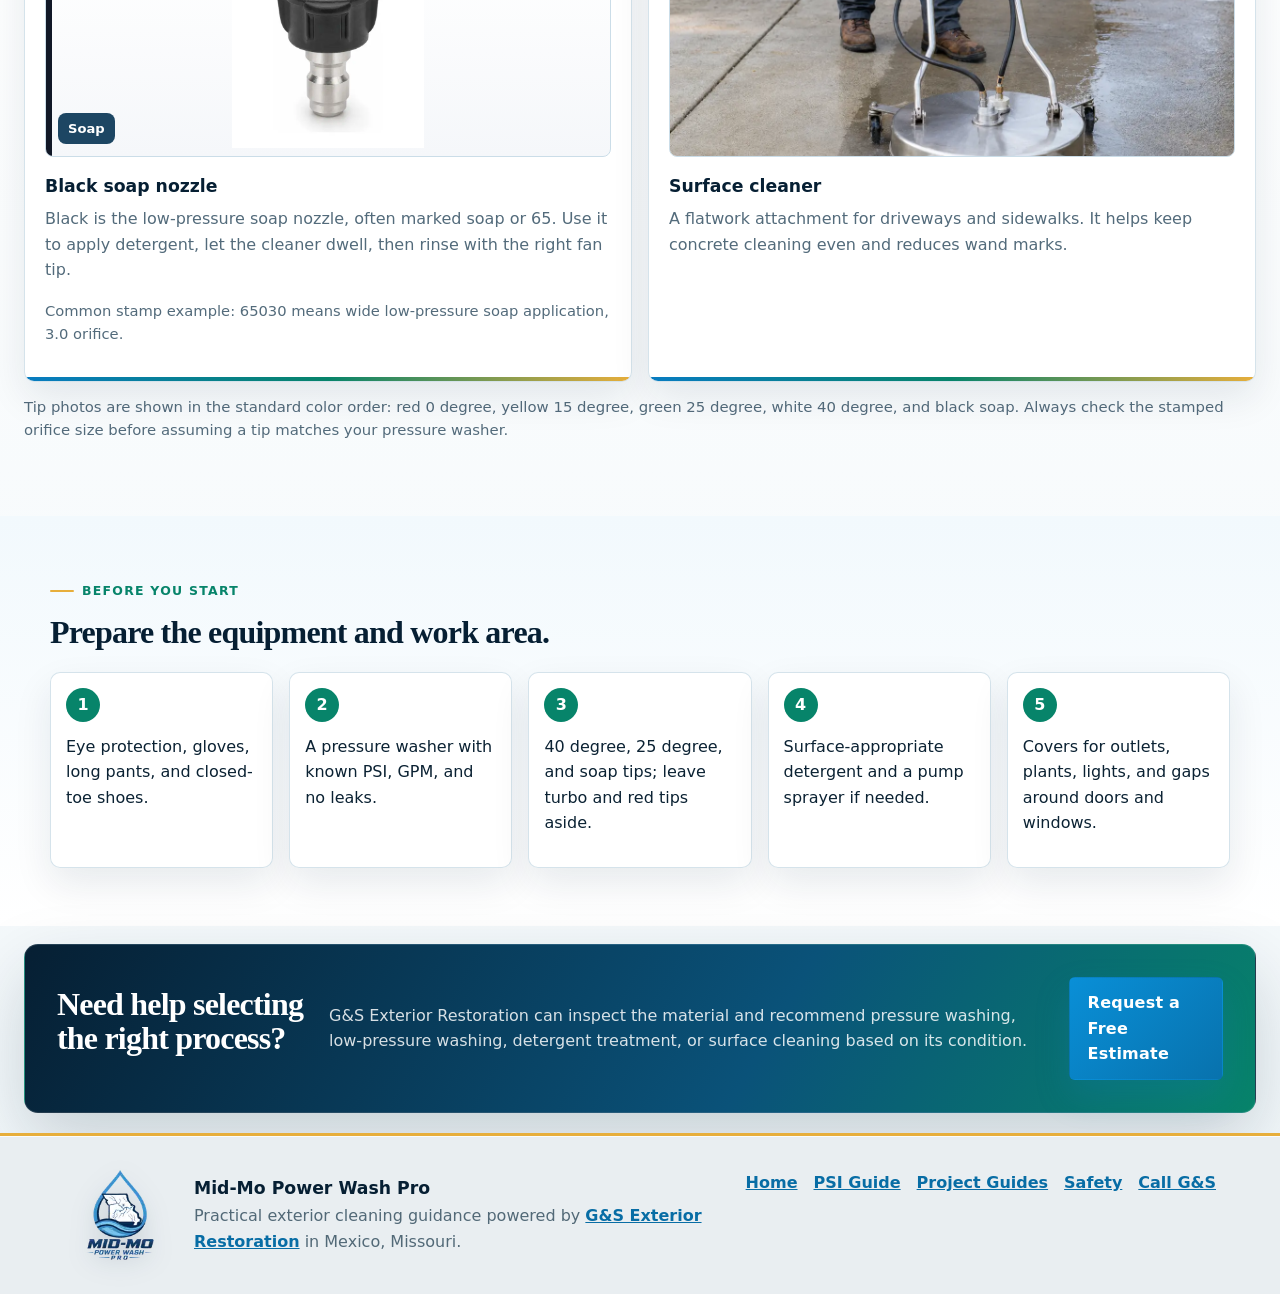
<file: tools.html>
<!doctype html>
<html lang="en">
  <head>
    <meta charset="utf-8">
    <meta name="viewport" content="width=device-width, initial-scale=1">
    <link rel="icon" href="/assets/favicon.png" type="image/png">
    <link rel="shortcut icon" href="/favicon.ico">
    <link rel="apple-touch-icon" href="/assets/apple-touch-icon.png">
    <title>Pressure Washer Tools & Nozzles | Mid-Missouri Guide</title>
    <meta name="description" content="Mid-Missouri guide to pressure washer nozzles, tip markings, orifice sizes, surface cleaners, detergent application, and exterior cleaning equipment.">
    <link rel="canonical" href="https://midmopowerwash.com/tools.html">
    <meta property="og:type" content="article">
    <meta property="og:site_name" content="Mid-Mo Power Wash Pro">
    <meta property="og:title" content="Pressure Washer Tools and Nozzles">
    <meta property="og:description" content="Understand nozzle markings, spray angles, surface cleaners, detergent application, and equipment setup.">
    <meta property="og:url" content="https://midmopowerwash.com/tools.html">
    <meta property="og:image" content="https://midmopowerwash.com/assets/surface-cleaner.webp">
    <meta name="twitter:card" content="summary_large_image">
    <link rel="stylesheet" href="assets/styles.css">
    <link rel="stylesheet" href="assets/premium.css">
    <style>
      .site-header {
        position: relative !important;
        top: auto !important;
      }

      .nozzle-photo {
        position: relative;
        display: block;
        height: 210px;
        margin: 0 0 18px;
        overflow: hidden;
        border: 1px solid var(--line);
        border-radius: 8px;
        background: linear-gradient(180deg, #fff 0%, var(--tip-bg, #f5fbff) 100%);
      }

      .nozzle-photo::before {
        content: "";
        position: absolute;
        inset: 0 auto 0 0;
        z-index: 2;
        width: 6px;
        background: var(--tip-color, #1479bd);
      }

      .nozzle-photo img {
        display: block;
        width: 100%;
        height: 100%;
        padding: 8px 14px;
        object-fit: contain;
      }

      .nozzle-photo span {
        position: absolute;
        left: 12px;
        bottom: 12px;
        z-index: 3;
        display: inline-flex;
        min-height: 30px;
        align-items: center;
        padding: 5px 10px;
        border-radius: 8px;
        color: #fff;
        background: rgba(11, 56, 86, 0.92);
        font-size: 0.82rem;
        font-weight: 900;
      }

      .nozzle-photo-red { --tip-color: #d92020; --tip-bg: #fff5f5; }
      .nozzle-photo-yellow { --tip-color: #f2c230; --tip-bg: #fffbed; }
      .nozzle-photo-green { --tip-color: #2e9d58; --tip-bg: #f2fff7; }
      .nozzle-photo-white { --tip-color: #c8d7e2; --tip-bg: #f7fbff; }
      .nozzle-photo-black { --tip-color: #111827; --tip-bg: #f5f7fa; }

      .nozzle-note {
        margin-top: 10px;
        font-size: 0.92rem;
        color: var(--muted);
      }

      .tool-photo {
        display: block;
        width: 100%;
        height: 210px;
        margin: 0 0 18px;
        border: 1px solid var(--line);
        border-radius: 8px;
        object-fit: cover;
        object-position: center;
      }

      @media (max-width: 640px) {
        html,
        body {
          max-width: 100%;
          overflow-x: hidden;
        }

        .site-header {
          gap: 10px;
          justify-content: flex-start;
          padding: 12px 14px;
        }

        .brand {
          flex: 0 1 auto;
          min-width: 0;
          gap: 10px;
        }

        .brand span:last-child {
          min-width: 0;
        }

        .brand strong {
          font-size: 0.98rem;
          overflow-wrap: anywhere;
        }

        .brand small {
          display: none;
        }

        .nav-toggle {
          display: inline-flex;
          flex: 0 0 auto;
          padding: 8px 10px;
        }

        .page-hero,
        .content-band,
        .split-section,
        .sponsor-band,
        .cta-strip,
        .lead-section,
        .site-footer {
          width: min(340px, calc(100vw - 36px)) !important;
          max-width: 340px;
          margin-left: 18px;
          margin-right: 18px;
        }

        h1 {
          max-width: 340px;
          font-size: 2.2rem;
          line-height: 1.02;
          overflow-wrap: break-word;
        }

        .page-hero p,
        .section-heading p {
          max-width: 340px;
          font-size: 1rem;
          overflow-wrap: break-word;
        }

        .card-grid.two {
          grid-template-columns: 1fr;
        }
      }

      @media (max-width: 420px) {
        .site-header {
          padding: 10px 12px;
        }

        .nav-toggle {
          min-width: 48px;
          justify-content: center;
          font-size: 0.82rem;
        }

        .nozzle-photo {
          height: 188px;
        }

        .tool-photo {
          width: 100%;
          height: 188px;
        }
      }
    </style>
  </head>
  <body>
    <header class="site-header">
      <a class="brand" href="index.html"><span class="brand-logo" aria-hidden="true"></span><span><strong>Mid-Mo Power Wash Pro</strong><small>A practical resource from G&amp;S Exterior Restoration</small></span></a>
      <button class="nav-toggle" type="button" aria-label="Open site menu" aria-expanded="false">Menu</button>
      <nav class="site-nav" aria-label="Main navigation">
        <a href="psi-guide.html">PSI Guide</a><a href="tools.html">Tools</a><a href="projects.html">Project Guides</a><a href="safety.html">Safety</a><a href="blog.html">Blog</a><a href="when-to-call-a-pro.html">Professional Help</a><a class="nav-cta" href="https://gsrestoration.net/" target="_blank" rel="noreferrer">Request a Free Estimate</a>
      </nav>
    </header>

    <main>
      <section class="page-hero compact">
        <div style="position: relative; z-index: 2;">
          <span class="section-kicker">Tools and nozzles</span>
          <h1>Pressure washer tools and nozzles for Mid-Missouri projects.</h1>
          <p>Spray angle controls coverage and concentration. Orifice size controls flow and affects operating pressure. Check the stamped nozzle number, confirm that it matches the washer’s GPM rating, and test the spray pattern before approaching the surface.</p>
        </div>
      </section>

      <section class="content-band">
        <div class="section-heading">
          <span class="section-kicker">Tip numbers</span>
          <h2>Read the stamped tip number before use.</h2>
          <p>On standard pressure-washer tips, the first digits identify the spray angle and the final digits identify the orifice size. A 25030 tip produces a 25-degree spray through a 3.0 orifice. The orifice must be sized for the machine’s PSI and GPM.</p>
        </div>
        <div class="card-grid two">
          <article class="info-card">
            <div class="nozzle-photo nozzle-photo-red"><img src="assets/nozzles/red-0-degree.webp" alt="Red 0-degree pressure washer nozzle with a round pinhole outlet" width="600" height="600" loading="lazy"><span>0 deg</span></div>
            <h3>Red 0 degree tip</h3>
            <p>The 0 means a zero-degree spray: a straight pencil jet. Skip it for routine house washing, deck cleaning, and homeowner concrete work unless you fully understand the risk.</p>
            <p class="nozzle-note">Common stamp example: 00030 means 0 degree spray, 3.0 orifice.</p>
          </article>
          <article class="info-card">
            <div class="nozzle-photo nozzle-photo-yellow"><img src="assets/nozzles/yellow-15-degree.webp" alt="Yellow 15-degree pressure washer fan nozzle" width="600" height="600" loading="lazy"><span>15 deg</span></div>
            <h3>Yellow 15 degree tip</h3>
            <p>The 15 means a narrow 15-degree fan. It is still aggressive, so keep it moving and test before using it across a large concrete area.</p>
            <p class="nozzle-note">Common stamp example: 15030 means 15 degree spray, 3.0 orifice.</p>
          </article>
          <article class="info-card">
            <div class="nozzle-photo nozzle-photo-green"><img src="assets/nozzles/green-25-degree.webp" alt="Green 25-degree pressure washer fan nozzle" width="600" height="600" loading="lazy"><span>25 deg</span></div>
            <h3>Green 25 degree tip</h3>
            <p>The 25 means a medium 25-degree fan. It is a common driveway cleaning and patio tip when the surface is sound and you need more bite than a rinse.</p>
            <p class="nozzle-note">Common stamp example: 25030 means 25 degree spray, 3.0 orifice.</p>
          </article>
          <article class="info-card">
            <div class="nozzle-photo nozzle-photo-white"><img src="assets/nozzles/white-40-degree.webp" alt="White 40-degree pressure washer fan nozzle" width="600" height="600" loading="lazy"><span>40 deg</span></div>
            <h3>White 40 degree tip</h3>
            <p>The 40 means a wider 40-degree fan. Use it for siding rinses, decks, fences, painted surfaces, and safer first passes.</p>
            <p class="nozzle-note">Common stamp example: 40030 means 40 degree spray, 3.0 orifice.</p>
          </article>
          <article class="info-card">
            <div class="nozzle-photo nozzle-photo-black"><img src="assets/nozzles/black-soap.webp" alt="Black low-pressure soap nozzle with a larger round outlet" width="600" height="600" loading="lazy"><span>Soap</span></div>
            <h3>Black soap nozzle</h3>
            <p>Black is the low-pressure soap nozzle, often marked soap or 65. Use it to apply detergent, let the cleaner dwell, then rinse with the right fan tip.</p>
            <p class="nozzle-note">Common stamp example: 65030 means wide low-pressure soap application, 3.0 orifice.</p>
          </article>
          <article class="info-card">
            <img class="tool-photo" src="assets/surface-cleaner.webp" alt="Stainless steel pressure washer surface cleaner washing a concrete driveway" width="1200" height="900" loading="lazy">
            <h3>Surface cleaner</h3>
            <p>A flatwork attachment for driveways and sidewalks. It helps keep concrete cleaning even and reduces wand marks.</p>
          </article>
        </div>
        <p class="fine-print">Tip photos are shown in the standard color order: red 0 degree, yellow 15 degree, green 25 degree, white 40 degree, and black soap. Always check the stamped orifice size before assuming a tip matches your pressure washer.</p>
      </section>

      <section class="content-band alt">
        <div class="section-heading">
          <span class="section-kicker">Before you start</span>
          <h2>Prepare the equipment and work area.</h2>
        </div>
        <div class="steps">
          <div><strong>1</strong><p>Eye protection, gloves, long pants, and closed-toe shoes.</p></div>
          <div><strong>2</strong><p>A pressure washer with known PSI, GPM, and no leaks.</p></div>
          <div><strong>3</strong><p>40 degree, 25 degree, and soap tips; leave turbo and red tips aside.</p></div>
          <div><strong>4</strong><p>Surface-appropriate detergent and a pump sprayer if needed.</p></div>
          <div><strong>5</strong><p>Covers for outlets, plants, lights, and gaps around doors and windows.</p></div>
        </div>
      </section>

      <section class="cta-strip">
        <h2>Need help selecting the right process?</h2>
        <p>G&amp;S Exterior Restoration can inspect the material and recommend pressure washing, low-pressure washing, detergent treatment, or surface cleaning based on its condition.</p>
        <a class="button primary" href="https://gsrestoration.net/" target="_blank" rel="noreferrer">Request a Free Estimate</a>
      </section>
    </main>

    <footer class="site-footer">
      <div><span class="brand-logo" aria-hidden="true"></span><strong>Mid-Mo Power Wash Pro</strong><p>Practical exterior cleaning guidance powered by <a href="https://gsrestoration.net/" target="_blank" rel="noreferrer">G&amp;S Exterior Restoration</a> in Mexico, Missouri.</p></div>
      <nav aria-label="Footer navigation"><a href="index.html">Home</a><a href="psi-guide.html">PSI Guide</a><a href="projects.html">Project Guides</a><a href="safety.html">Safety</a><a href="when-to-call-a-pro.html">Call G&S</a></nav>
    </footer>
    <script src="assets/site.js"></script>
  </body>
</html>
</file>
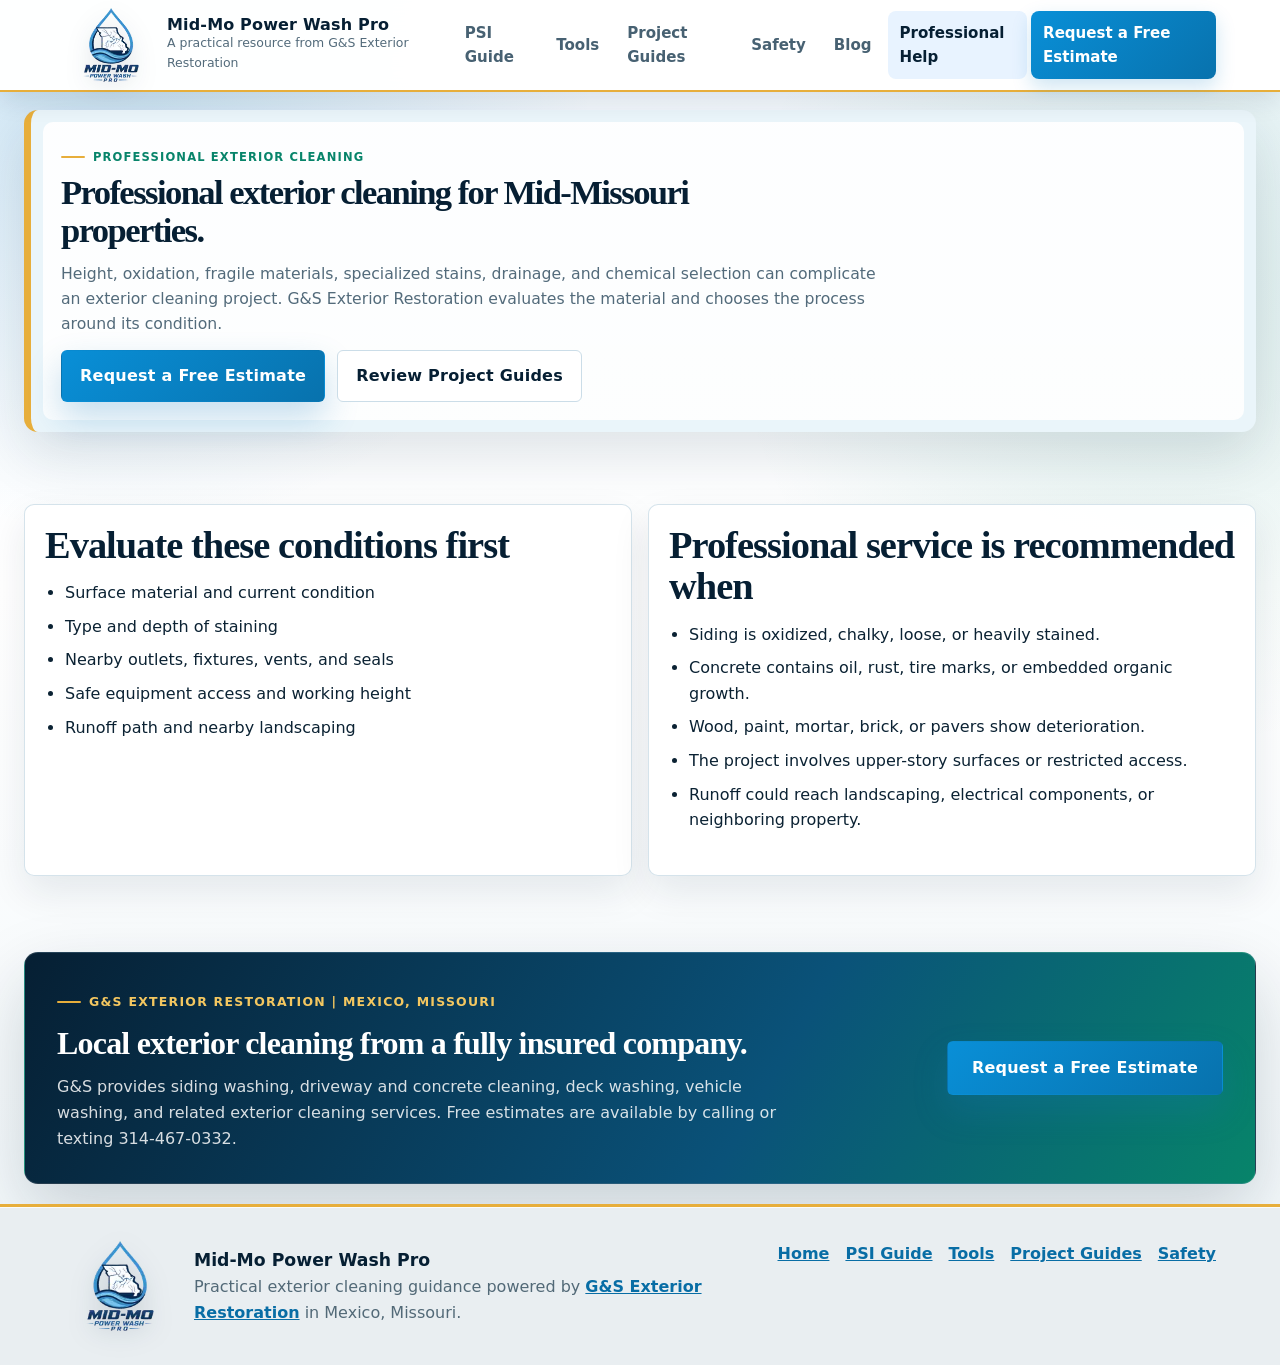
<file: when-to-call-a-pro.html>
<!doctype html>
<html lang="en">
  <head>
    <meta charset="utf-8">
    <meta name="viewport" content="width=device-width, initial-scale=1">
    <link rel="icon" href="/assets/favicon.png" type="image/png">
    <link rel="shortcut icon" href="/favicon.ico">
    <link rel="apple-touch-icon" href="/assets/apple-touch-icon.png">
    <title>Mid-Missouri Exterior Cleaning | G&S Restoration</title>
    <meta name="description" content="Request professional house washing, siding cleaning, driveway cleaning, concrete cleaning, deck washing, and exterior cleaning in Mid-Missouri.">
    <link rel="canonical" href="https://midmopowerwash.com/when-to-call-a-pro.html">
    <meta property="og:type" content="website">
    <meta property="og:site_name" content="Mid-Mo Power Wash Pro">
    <meta property="og:title" content="Professional Exterior Cleaning in Mid-Missouri">
    <meta property="og:description" content="Fully insured exterior cleaning from G&S Exterior Restoration in Mexico, Missouri.">
    <meta property="og:url" content="https://midmopowerwash.com/when-to-call-a-pro.html">
    <meta property="og:image" content="https://midmopowerwash.com/assets/hero-call-a-pro.png">
    <meta name="twitter:card" content="summary_large_image">
    <link rel="stylesheet" href="assets/styles.css">
    <link rel="stylesheet" href="assets/premium.css">
  </head>
  <body>
    <header class="site-header">
      <a class="brand" href="index.html"><span class="brand-logo" aria-hidden="true"></span><span><strong>Mid-Mo Power Wash Pro</strong><small>A practical resource from G&amp;S Exterior Restoration</small></span></a>
      <button class="nav-toggle" type="button" aria-label="Open site menu" aria-expanded="false">Menu</button>
      <nav class="site-nav" aria-label="Main navigation"><a href="psi-guide.html">PSI Guide</a><a href="tools.html">Tools</a><a href="projects.html">Project Guides</a><a href="safety.html">Safety</a><a href="blog.html">Blog</a><a href="when-to-call-a-pro.html">Professional Help</a><a class="nav-cta" href="https://gsrestoration.net/" target="_blank" rel="noreferrer">Request a Free Estimate</a></nav>
    </header>

    <main>
      <section class="page-hero compact">
        <div style="position: relative; z-index: 2;">
          <span class="section-kicker">Professional exterior cleaning</span>
          <h1>Professional exterior cleaning for Mid-Missouri properties.</h1>
          <p>Height, oxidation, fragile materials, specialized stains, drainage, and chemical selection can complicate an exterior cleaning project. G&amp;S Exterior Restoration evaluates the material and chooses the process around its condition.</p>
          <div class="hero-actions"><a class="button primary" href="https://gsrestoration.net/" target="_blank" rel="noreferrer">Request a Free Estimate</a><a class="button secondary" href="projects.html">Review Project Guides</a></div>
        </div>
      </section>

      <section class="content-band"><div class="decision-grid"><article><h2>Evaluate these conditions first</h2><ul class="check-list"><li>Surface material and current condition</li><li>Type and depth of staining</li><li>Nearby outlets, fixtures, vents, and seals</li><li>Safe equipment access and working height</li><li>Runoff path and nearby landscaping</li></ul></article><article><h2>Professional service is recommended when</h2><ul class="check-list"><li>Siding is oxidized, chalky, loose, or heavily stained.</li><li>Concrete contains oil, rust, tire marks, or embedded organic growth.</li><li>Wood, paint, mortar, brick, or pavers show deterioration.</li><li>The project involves upper-story surfaces or restricted access.</li><li>Runoff could reach landscaping, electrical components, or neighboring property.</li></ul></article></div></section>

      <section class="lead-section"><div><span class="section-kicker">G&amp;S Exterior Restoration | Mexico, Missouri</span><h2>Local exterior cleaning from a fully insured company.</h2><p>G&amp;S provides siding washing, driveway and concrete cleaning, deck washing, vehicle washing, and related exterior cleaning services. Free estimates are available by calling or texting 314-467-0332.</p></div><a class="button primary large" href="https://gsrestoration.net/" target="_blank" rel="noreferrer">Request a Free Estimate</a></section>
    </main>

    <footer class="site-footer"><div><span class="brand-logo" aria-hidden="true"></span><strong>Mid-Mo Power Wash Pro</strong><p>Practical exterior cleaning guidance powered by <a href="https://gsrestoration.net/" target="_blank" rel="noreferrer">G&amp;S Exterior Restoration</a> in Mexico, Missouri.</p></div><nav aria-label="Footer navigation"><a href="index.html">Home</a><a href="psi-guide.html">PSI Guide</a><a href="tools.html">Tools</a><a href="projects.html">Project Guides</a><a href="safety.html">Safety</a></nav></footer>
    <script src="assets/site.js"></script>
  </body>
</html>
</file>
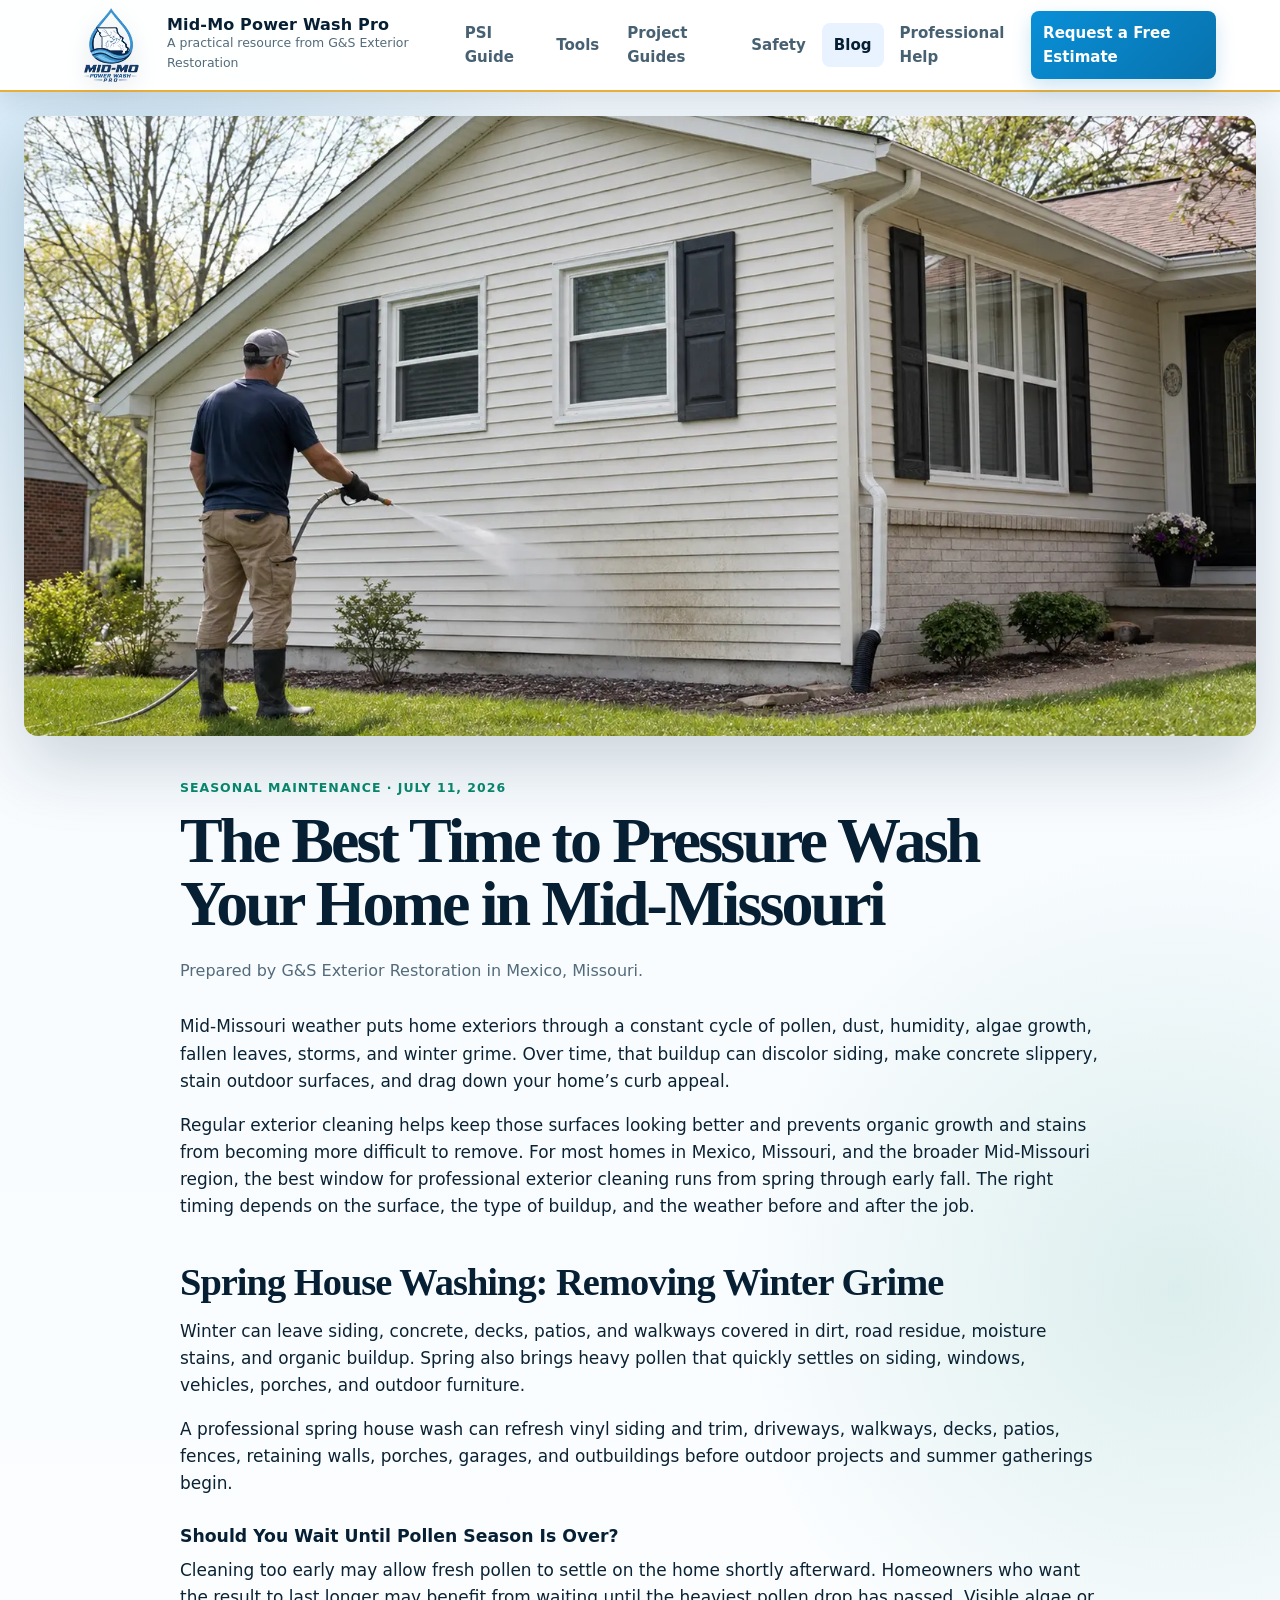
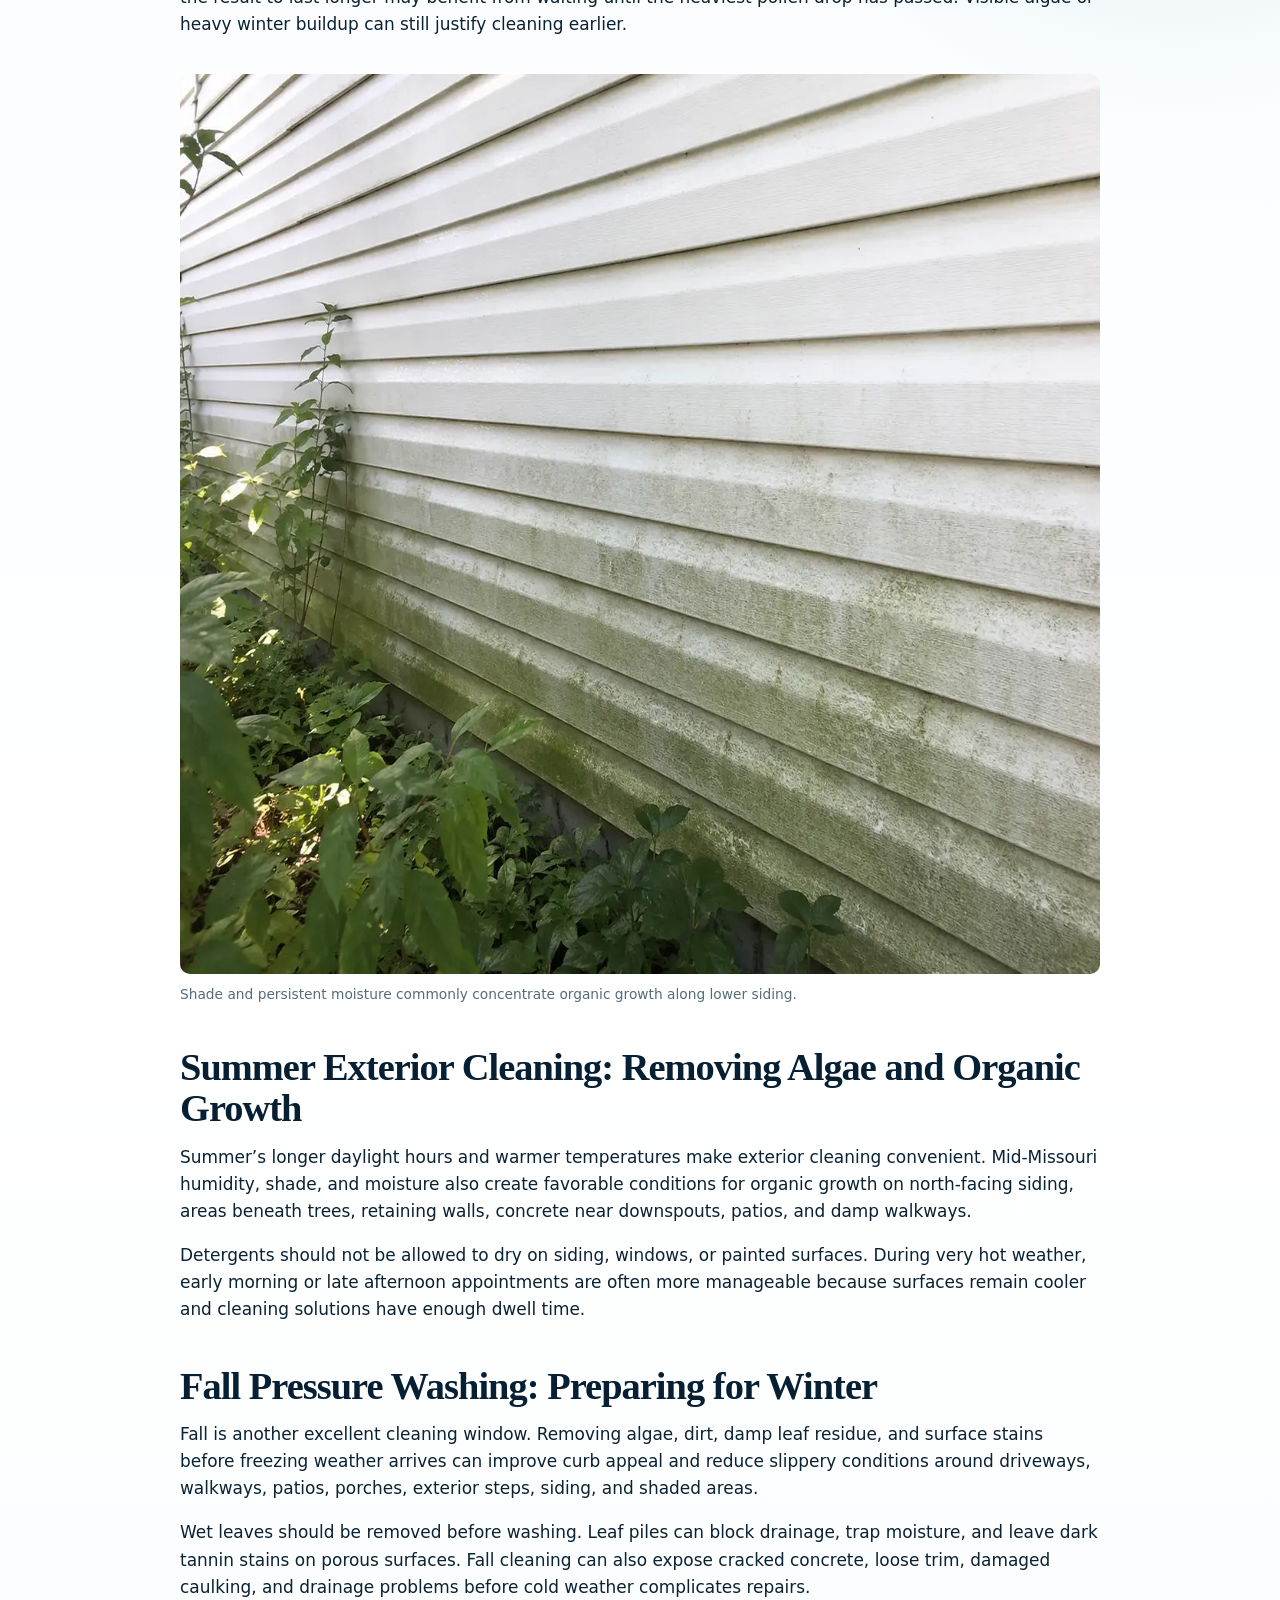
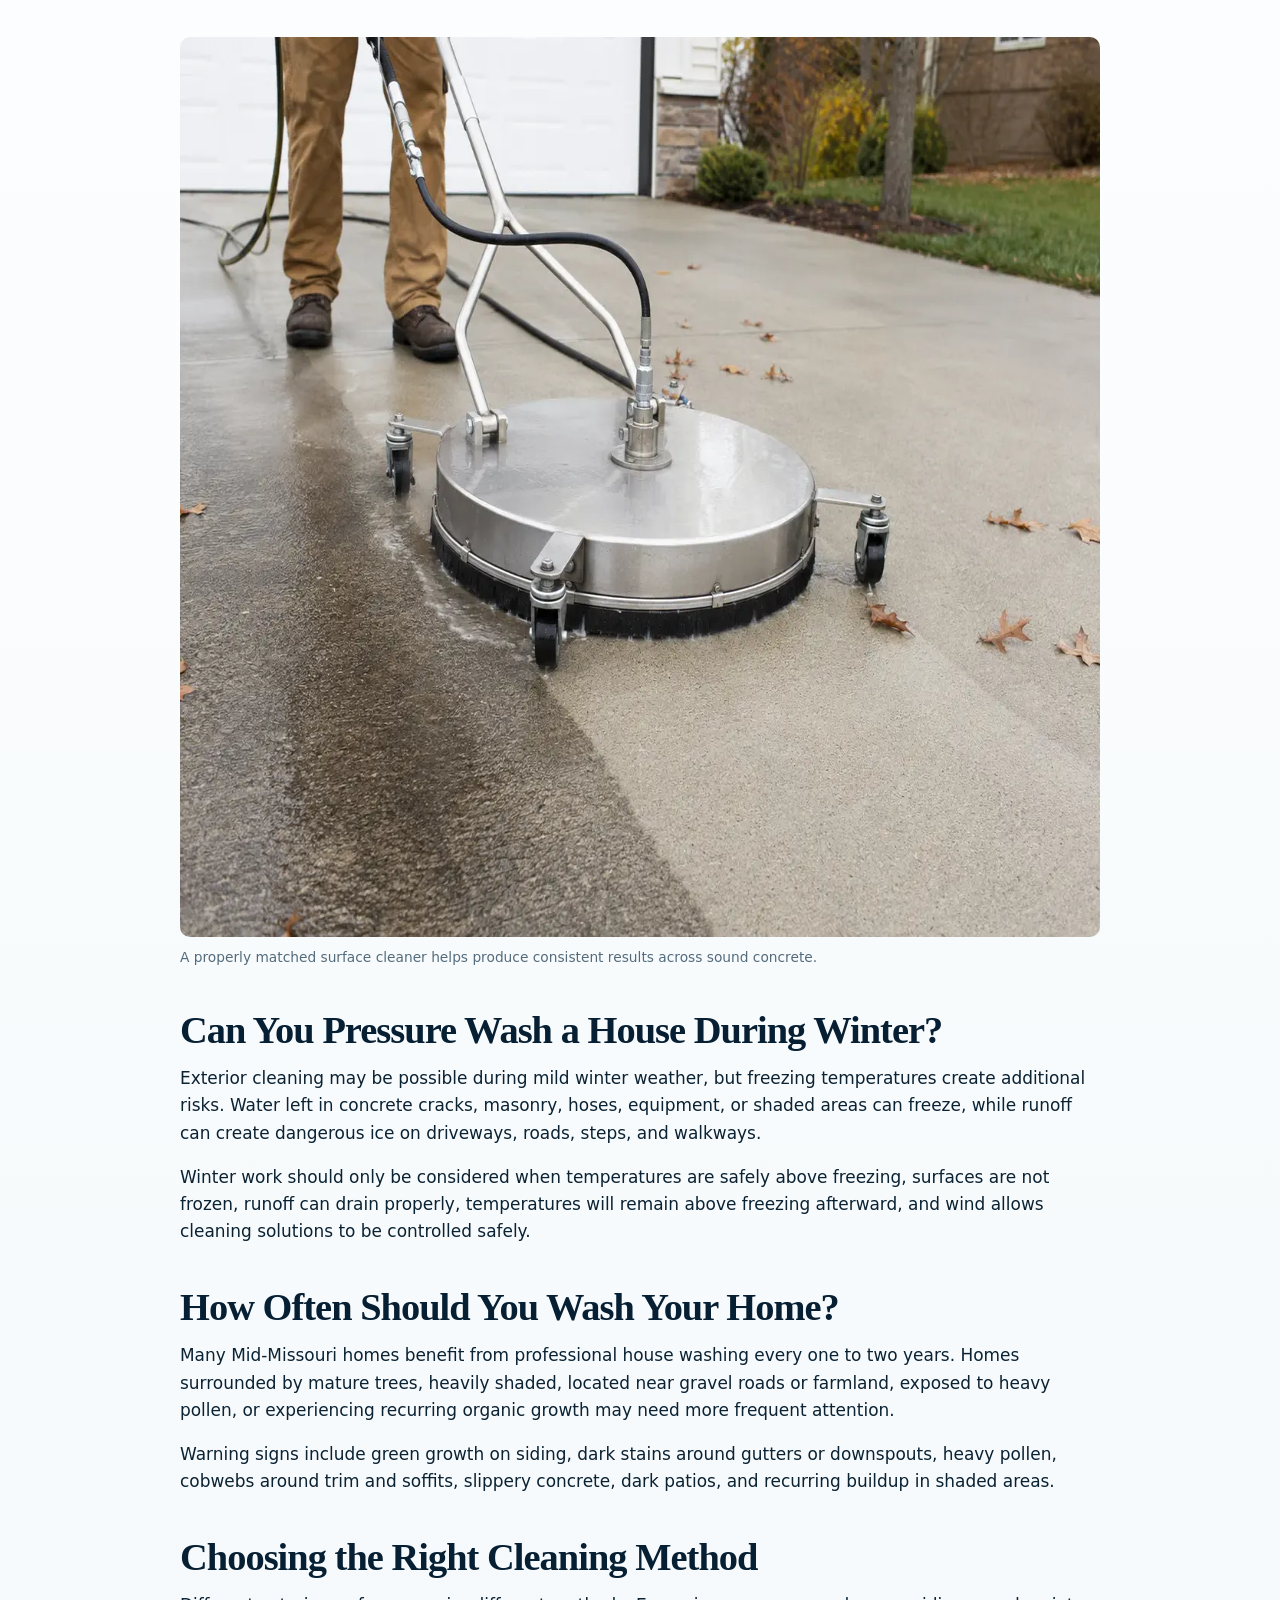
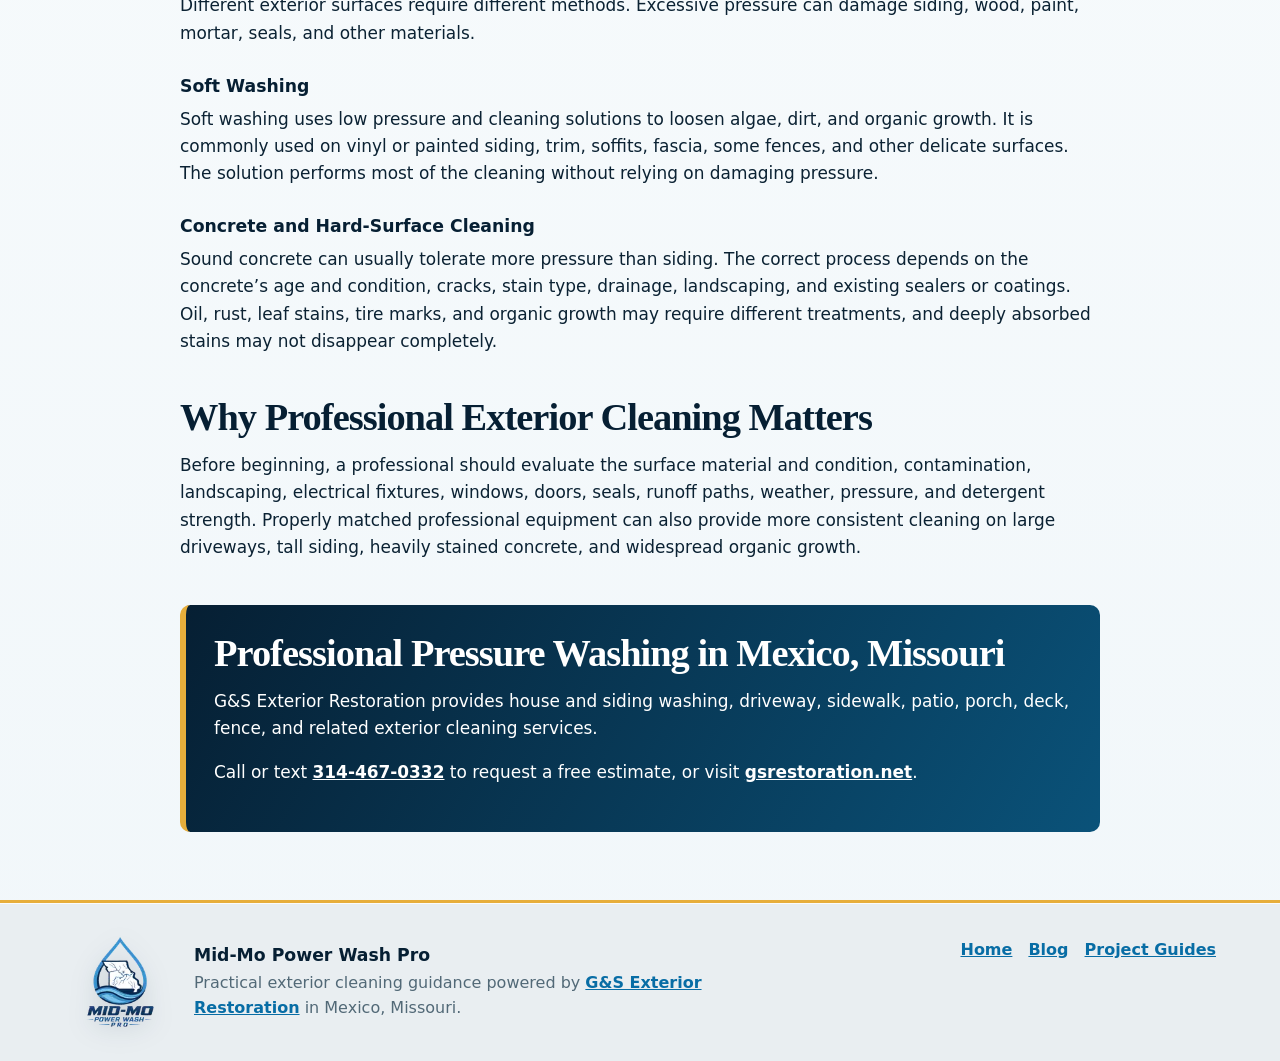
<file: blog/best-time-to-pressure-wash-mid-missouri.html>
<!doctype html>
<html lang="en">
<head>
  <meta charset="utf-8"><meta name="viewport" content="width=device-width,initial-scale=1">
  <link rel="icon" href="/assets/favicon.png" type="image/png">
  <link rel="shortcut icon" href="/favicon.ico">
  <link rel="apple-touch-icon" href="/assets/apple-touch-icon.png">
  <title>Best Time to Pressure Wash in Mid-Missouri | Seasonal Guide</title>
  <meta name="description" content="Learn when to pressure wash your Mid-Missouri home and how spring pollen, summer humidity, fall leaves, and winter freezes affect exterior cleaning.">
  <link rel="canonical" href="https://midmopowerwash.com/blog/best-time-to-pressure-wash-mid-missouri.html">
  <meta property="og:type" content="article"><meta property="og:site_name" content="Mid-Mo Power Wash Pro"><meta property="og:title" content="The Best Time to Pressure Wash Your Home in Mid-Missouri"><meta property="og:description" content="A seasonal guide to house washing, concrete cleaning, pollen, algae, fall leaves, and winter conditions in Mid-Missouri."><meta property="og:url" content="https://midmopowerwash.com/blog/best-time-to-pressure-wash-mid-missouri.html"><meta property="og:image" content="https://midmopowerwash.com/assets/blog/best-time-pressure-wash-mid-missouri.webp"><meta property="og:image:width" content="1600"><meta property="og:image:height" content="900"><meta property="og:image:alt" content="Professional washing light-colored siding on a Mid-Missouri home in spring"><meta property="article:published_time" content="2026-07-11"><meta property="article:author" content="G&S Exterior Restoration"><meta property="article:section" content="Seasonal Maintenance"><meta name="twitter:card" content="summary_large_image"><meta name="twitter:title" content="The Best Time to Pressure Wash Your Home in Mid-Missouri"><meta name="twitter:description" content="How Mid-Missouri seasons affect house washing and exterior cleaning schedules."><meta name="twitter:image" content="https://midmopowerwash.com/assets/blog/best-time-pressure-wash-mid-missouri.webp"><meta name="twitter:image:alt" content="Professional washing light-colored siding on a Mid-Missouri home in spring">
  <link rel="stylesheet" href="../assets/styles.css"><link rel="stylesheet" href="../assets/premium.css">
  <script type="application/ld+json">{"@context":"https://schema.org","@type":"BlogPosting","headline":"The Best Time to Pressure Wash Your Home in Mid-Missouri","description":"A seasonal guide to house washing and exterior cleaning in Mid-Missouri.","image":["https://midmopowerwash.com/assets/blog/best-time-pressure-wash-mid-missouri.webp","https://midmopowerwash.com/assets/blog/algae-on-shaded-siding.webp","https://midmopowerwash.com/assets/blog/fall-driveway-surface-cleaning.webp"],"datePublished":"2026-07-11","dateModified":"2026-07-11","author":{"@type":"Organization","name":"G&S Exterior Restoration","url":"https://gsrestoration.net/"},"publisher":{"@type":"Organization","name":"Mid-Mo Power Wash Pro","url":"https://midmopowerwash.com/"},"mainEntityOfPage":"https://midmopowerwash.com/blog/best-time-to-pressure-wash-mid-missouri.html","about":["Pressure washing","House washing","Exterior cleaning","Mid-Missouri"]}</script>
</head>
<body>
<header class="site-header"><a class="brand" href="../index.html"><span class="brand-logo" aria-hidden="true"></span><span><strong>Mid-Mo Power Wash Pro</strong><small>A practical resource from G&amp;S Exterior Restoration</small></span></a><button class="nav-toggle" type="button" aria-label="Open site menu" aria-expanded="false">Menu</button><nav class="site-nav"><a href="../psi-guide.html">PSI Guide</a><a href="../tools.html">Tools</a><a href="../projects.html">Project Guides</a><a href="../safety.html">Safety</a><a class="active" href="../blog.html">Blog</a><a href="../when-to-call-a-pro.html">Professional Help</a><a class="nav-cta" href="https://gsrestoration.net/">Request a Free Estimate</a></nav></header>
<main>
  <figure class="article-hero"><img src="../assets/blog/best-time-pressure-wash-mid-missouri.webp" alt="Professional washing light-colored siding on a Mid-Missouri home in spring" width="1600" height="900"></figure>
  <article class="article-shell">
    <header class="article-header"><p class="blog-meta">Seasonal maintenance · July 11, 2026</p><h1>The Best Time to Pressure Wash Your Home in Mid-Missouri</h1><p class="article-byline">Prepared by G&amp;S Exterior Restoration in Mexico, Missouri.</p></header>
    <div class="article-body">
      <p>Mid-Missouri weather puts home exteriors through a constant cycle of pollen, dust, humidity, algae growth, fallen leaves, storms, and winter grime. Over time, that buildup can discolor siding, make concrete slippery, stain outdoor surfaces, and drag down your home’s curb appeal.</p>
      <p>Regular exterior cleaning helps keep those surfaces looking better and prevents organic growth and stains from becoming more difficult to remove. For most homes in Mexico, Missouri, and the broader Mid-Missouri region, the best window for professional exterior cleaning runs from spring through early fall. The right timing depends on the surface, the type of buildup, and the weather before and after the job.</p>
      <h2>Spring House Washing: Removing Winter Grime</h2><p>Winter can leave siding, concrete, decks, patios, and walkways covered in dirt, road residue, moisture stains, and organic buildup. Spring also brings heavy pollen that quickly settles on siding, windows, vehicles, porches, and outdoor furniture.</p><p>A professional spring house wash can refresh vinyl siding and trim, driveways, walkways, decks, patios, fences, retaining walls, porches, garages, and outbuildings before outdoor projects and summer gatherings begin.</p>
      <h3>Should You Wait Until Pollen Season Is Over?</h3><p>Cleaning too early may allow fresh pollen to settle on the home shortly afterward. Homeowners who want the result to last longer may benefit from waiting until the heaviest pollen drop has passed. Visible algae or heavy winter buildup can still justify cleaning earlier.</p>
      <figure class="article-image"><img src="../assets/blog/algae-on-shaded-siding.webp" alt="Green organic growth concentrated along the lower portion of shaded white vinyl siding" width="1200" height="900" loading="lazy"><figcaption>Shade and persistent moisture commonly concentrate organic growth along lower siding.</figcaption></figure>
      <h2>Summer Exterior Cleaning: Removing Algae and Organic Growth</h2><p>Summer’s longer daylight hours and warmer temperatures make exterior cleaning convenient. Mid-Missouri humidity, shade, and moisture also create favorable conditions for organic growth on north-facing siding, areas beneath trees, retaining walls, concrete near downspouts, patios, and damp walkways.</p><p>Detergents should not be allowed to dry on siding, windows, or painted surfaces. During very hot weather, early morning or late afternoon appointments are often more manageable because surfaces remain cooler and cleaning solutions have enough dwell time.</p>
      <h2>Fall Pressure Washing: Preparing for Winter</h2><p>Fall is another excellent cleaning window. Removing algae, dirt, damp leaf residue, and surface stains before freezing weather arrives can improve curb appeal and reduce slippery conditions around driveways, walkways, patios, porches, exterior steps, siding, and shaded areas.</p><p>Wet leaves should be removed before washing. Leaf piles can block drainage, trap moisture, and leave dark tannin stains on porous surfaces. Fall cleaning can also expose cracked concrete, loose trim, damaged caulking, and drainage problems before cold weather complicates repairs.</p>
      <figure class="article-image"><img src="../assets/blog/fall-driveway-surface-cleaning.webp" alt="Stainless steel surface cleaner washing a residential concrete driveway during fall" width="1200" height="900" loading="lazy"><figcaption>A properly matched surface cleaner helps produce consistent results across sound concrete.</figcaption></figure>
      <h2>Can You Pressure Wash a House During Winter?</h2><p>Exterior cleaning may be possible during mild winter weather, but freezing temperatures create additional risks. Water left in concrete cracks, masonry, hoses, equipment, or shaded areas can freeze, while runoff can create dangerous ice on driveways, roads, steps, and walkways.</p><p>Winter work should only be considered when temperatures are safely above freezing, surfaces are not frozen, runoff can drain properly, temperatures will remain above freezing afterward, and wind allows cleaning solutions to be controlled safely.</p>
      <h2>How Often Should You Wash Your Home?</h2><p>Many Mid-Missouri homes benefit from professional house washing every one to two years. Homes surrounded by mature trees, heavily shaded, located near gravel roads or farmland, exposed to heavy pollen, or experiencing recurring organic growth may need more frequent attention.</p><p>Warning signs include green growth on siding, dark stains around gutters or downspouts, heavy pollen, cobwebs around trim and soffits, slippery concrete, dark patios, and recurring buildup in shaded areas.</p>
      <h2>Choosing the Right Cleaning Method</h2><p>Different exterior surfaces require different methods. Excessive pressure can damage siding, wood, paint, mortar, seals, and other materials.</p>
      <h3>Soft Washing</h3><p>Soft washing uses low pressure and cleaning solutions to loosen algae, dirt, and organic growth. It is commonly used on vinyl or painted siding, trim, soffits, fascia, some fences, and other delicate surfaces. The solution performs most of the cleaning without relying on damaging pressure.</p>
      <h3>Concrete and Hard-Surface Cleaning</h3><p>Sound concrete can usually tolerate more pressure than siding. The correct process depends on the concrete’s age and condition, cracks, stain type, drainage, landscaping, and existing sealers or coatings. Oil, rust, leaf stains, tire marks, and organic growth may require different treatments, and deeply absorbed stains may not disappear completely.</p>
      <h2>Why Professional Exterior Cleaning Matters</h2><p>Before beginning, a professional should evaluate the surface material and condition, contamination, landscaping, electrical fixtures, windows, doors, seals, runoff paths, weather, pressure, and detergent strength. Properly matched professional equipment can also provide more consistent cleaning on large driveways, tall siding, heavily stained concrete, and widespread organic growth.</p>
      <div class="article-cta"><h2>Professional Pressure Washing in Mexico, Missouri</h2><p>G&amp;S Exterior Restoration provides house and siding washing, driveway, sidewalk, patio, porch, deck, fence, and related exterior cleaning services.</p><p>Call or text <a href="tel:+13144670332"><strong>314-467-0332</strong></a> to request a free estimate, or visit <a href="https://gsrestoration.net/"><strong>gsrestoration.net</strong></a>.</p></div>
    </div>
  </article>
</main>
<footer class="site-footer"><div><span class="brand-logo" aria-hidden="true"></span><strong>Mid-Mo Power Wash Pro</strong><p>Practical exterior cleaning guidance powered by <a href="https://gsrestoration.net/">G&amp;S Exterior Restoration</a> in Mexico, Missouri.</p></div><nav><a href="../index.html">Home</a><a href="../blog.html">Blog</a><a href="../projects.html">Project Guides</a></nav></footer><script src="../assets/site.js"></script>
</body></html>
</file>
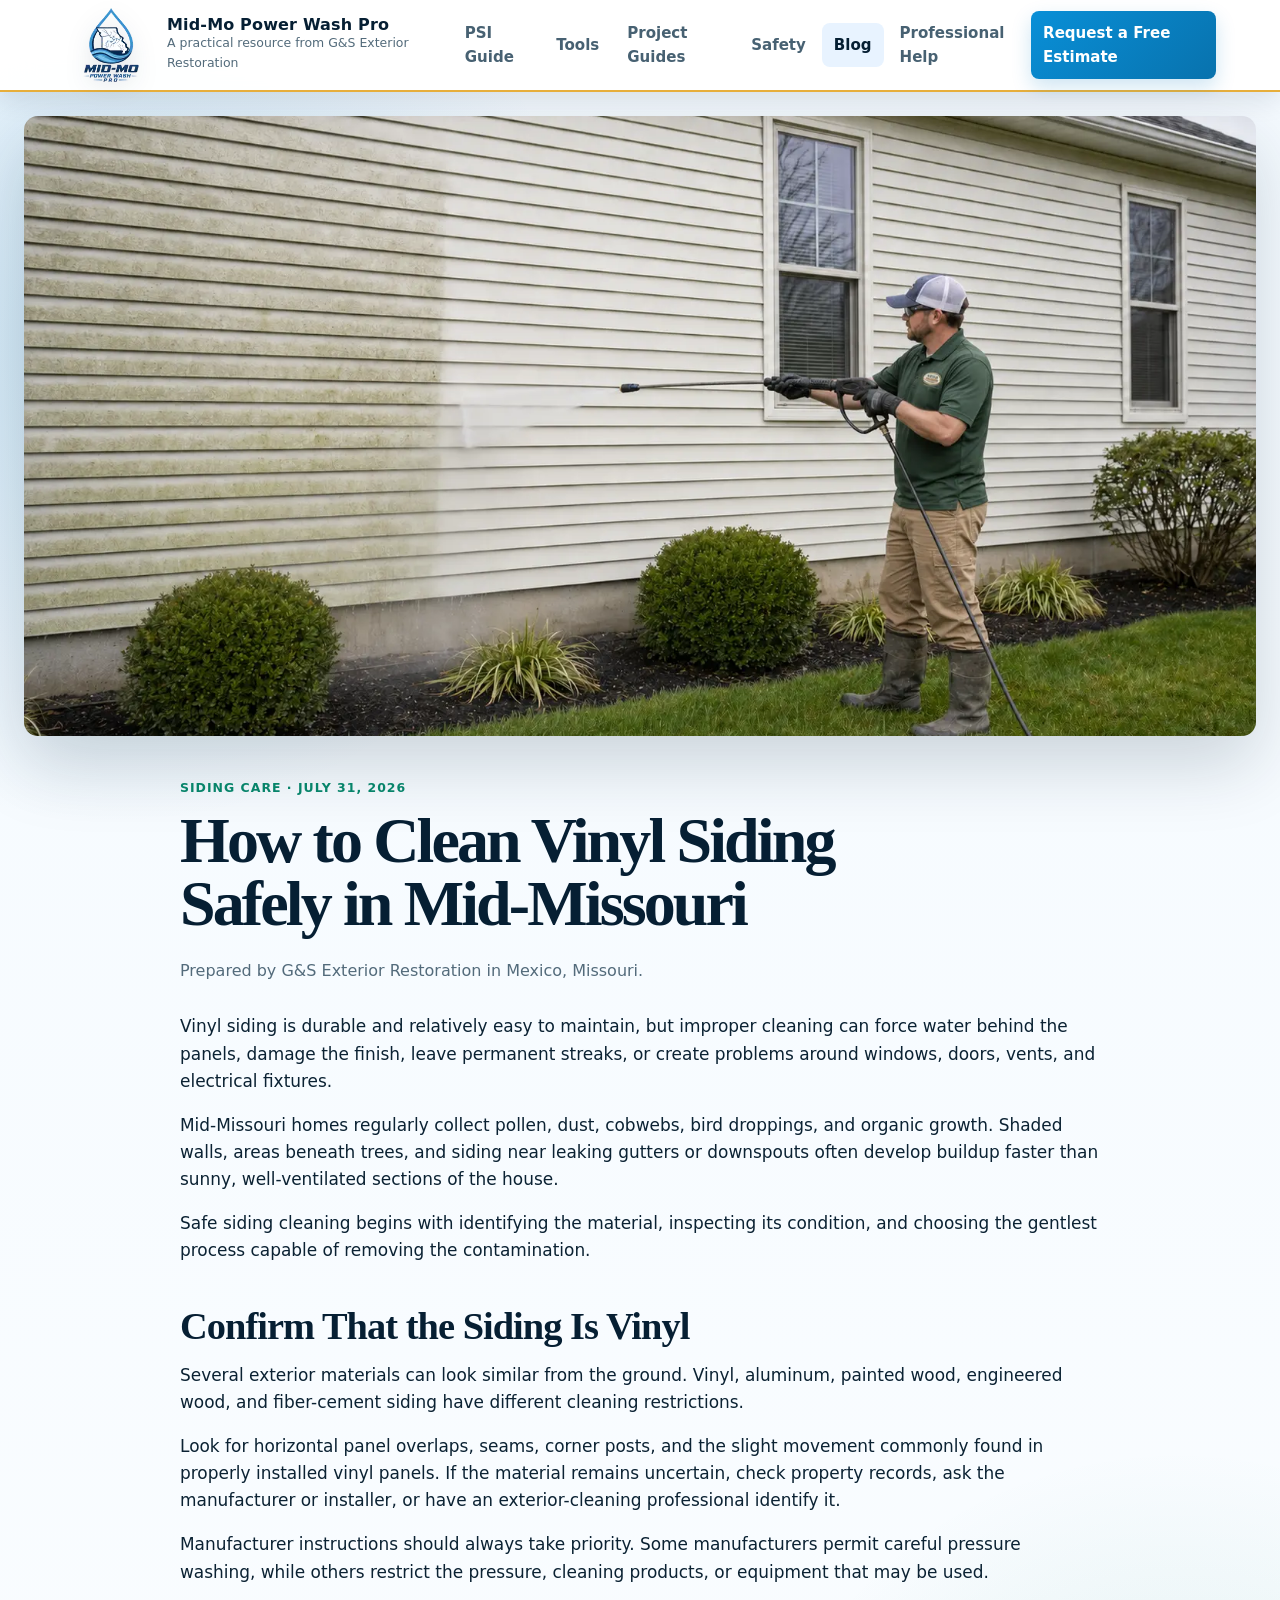
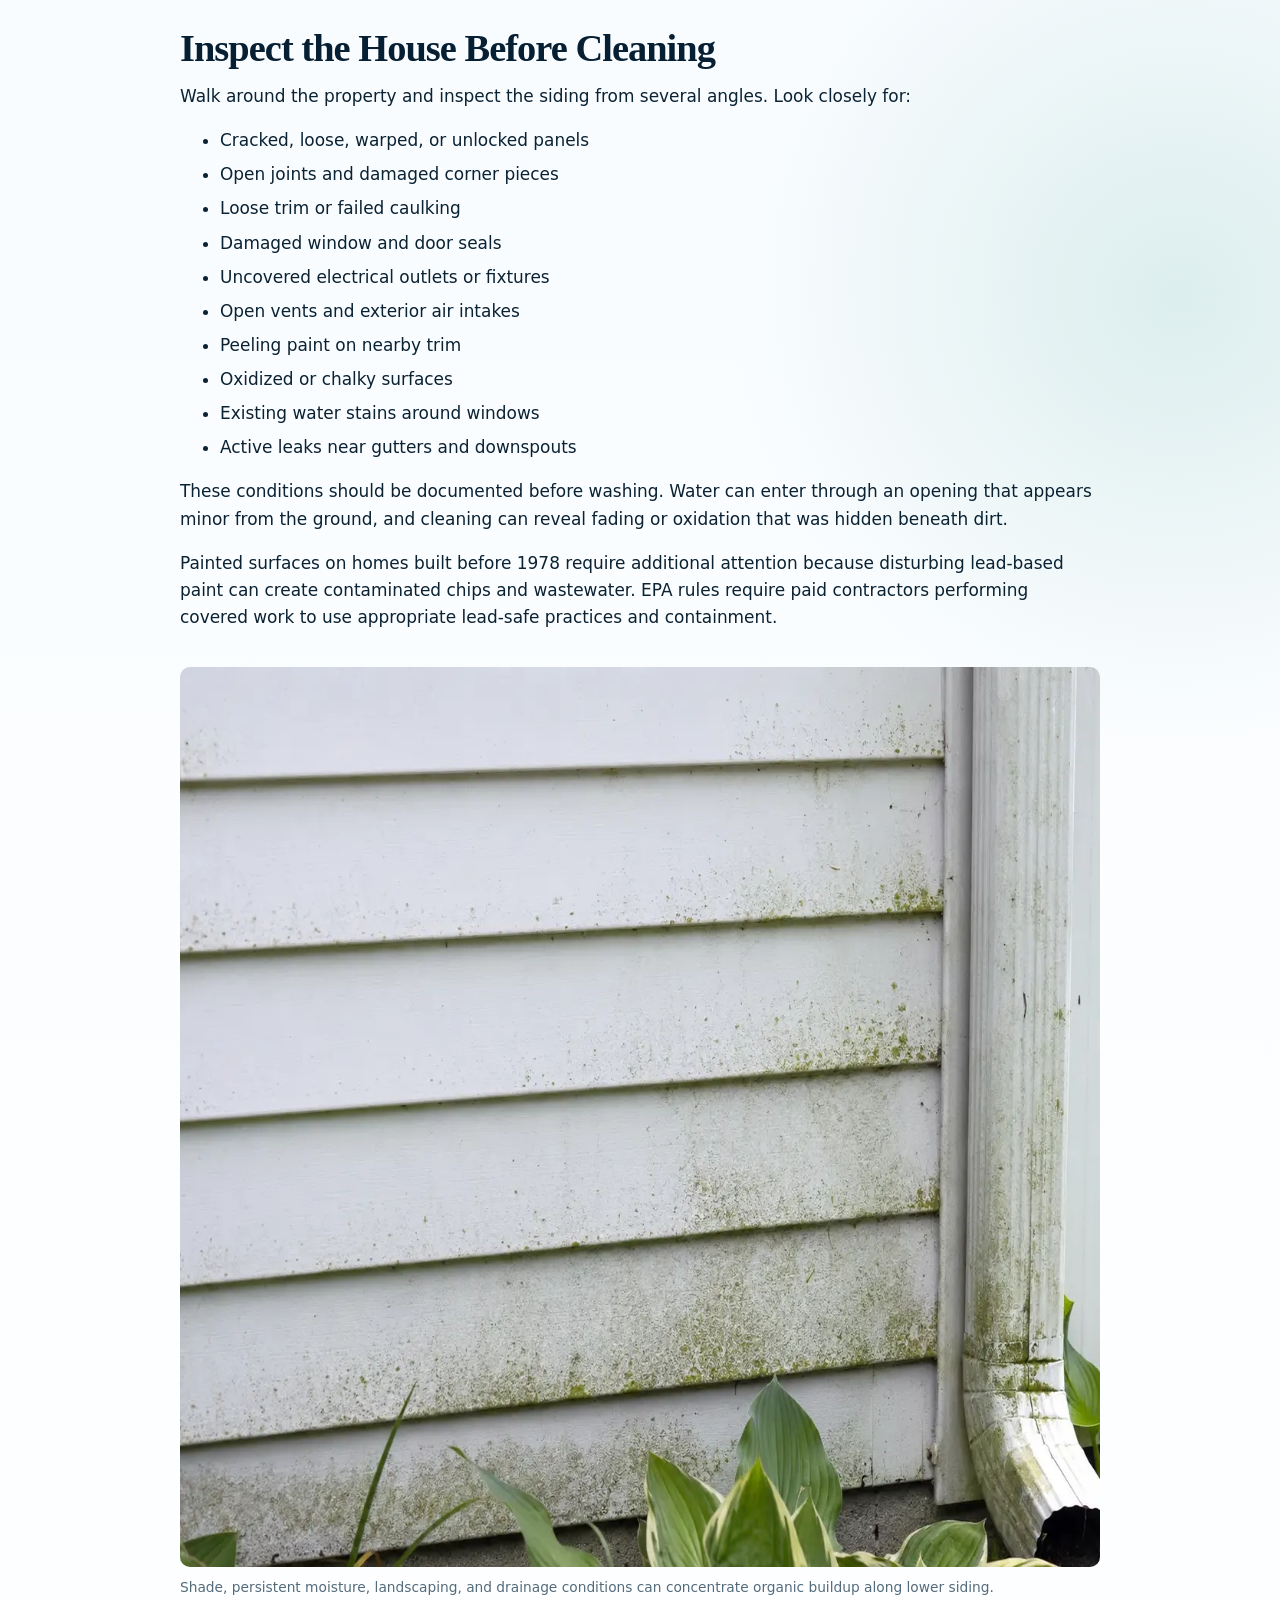
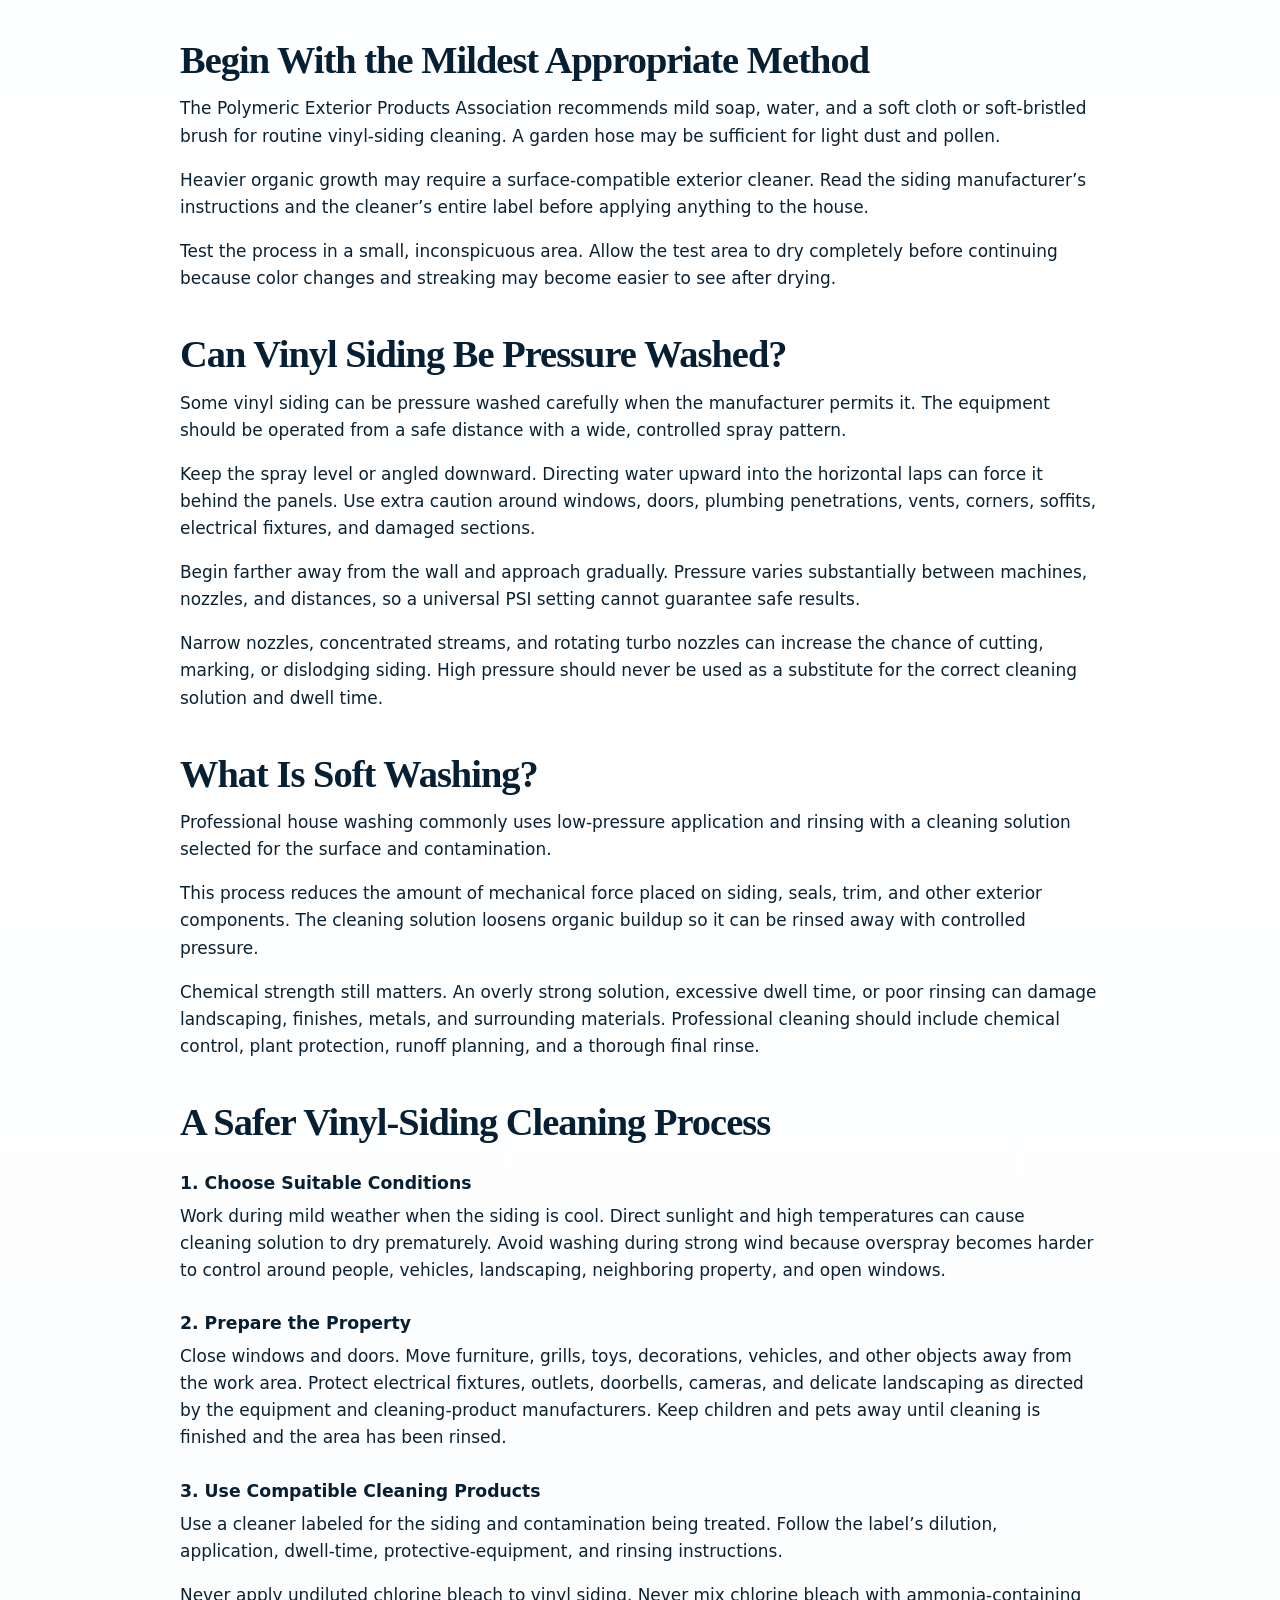
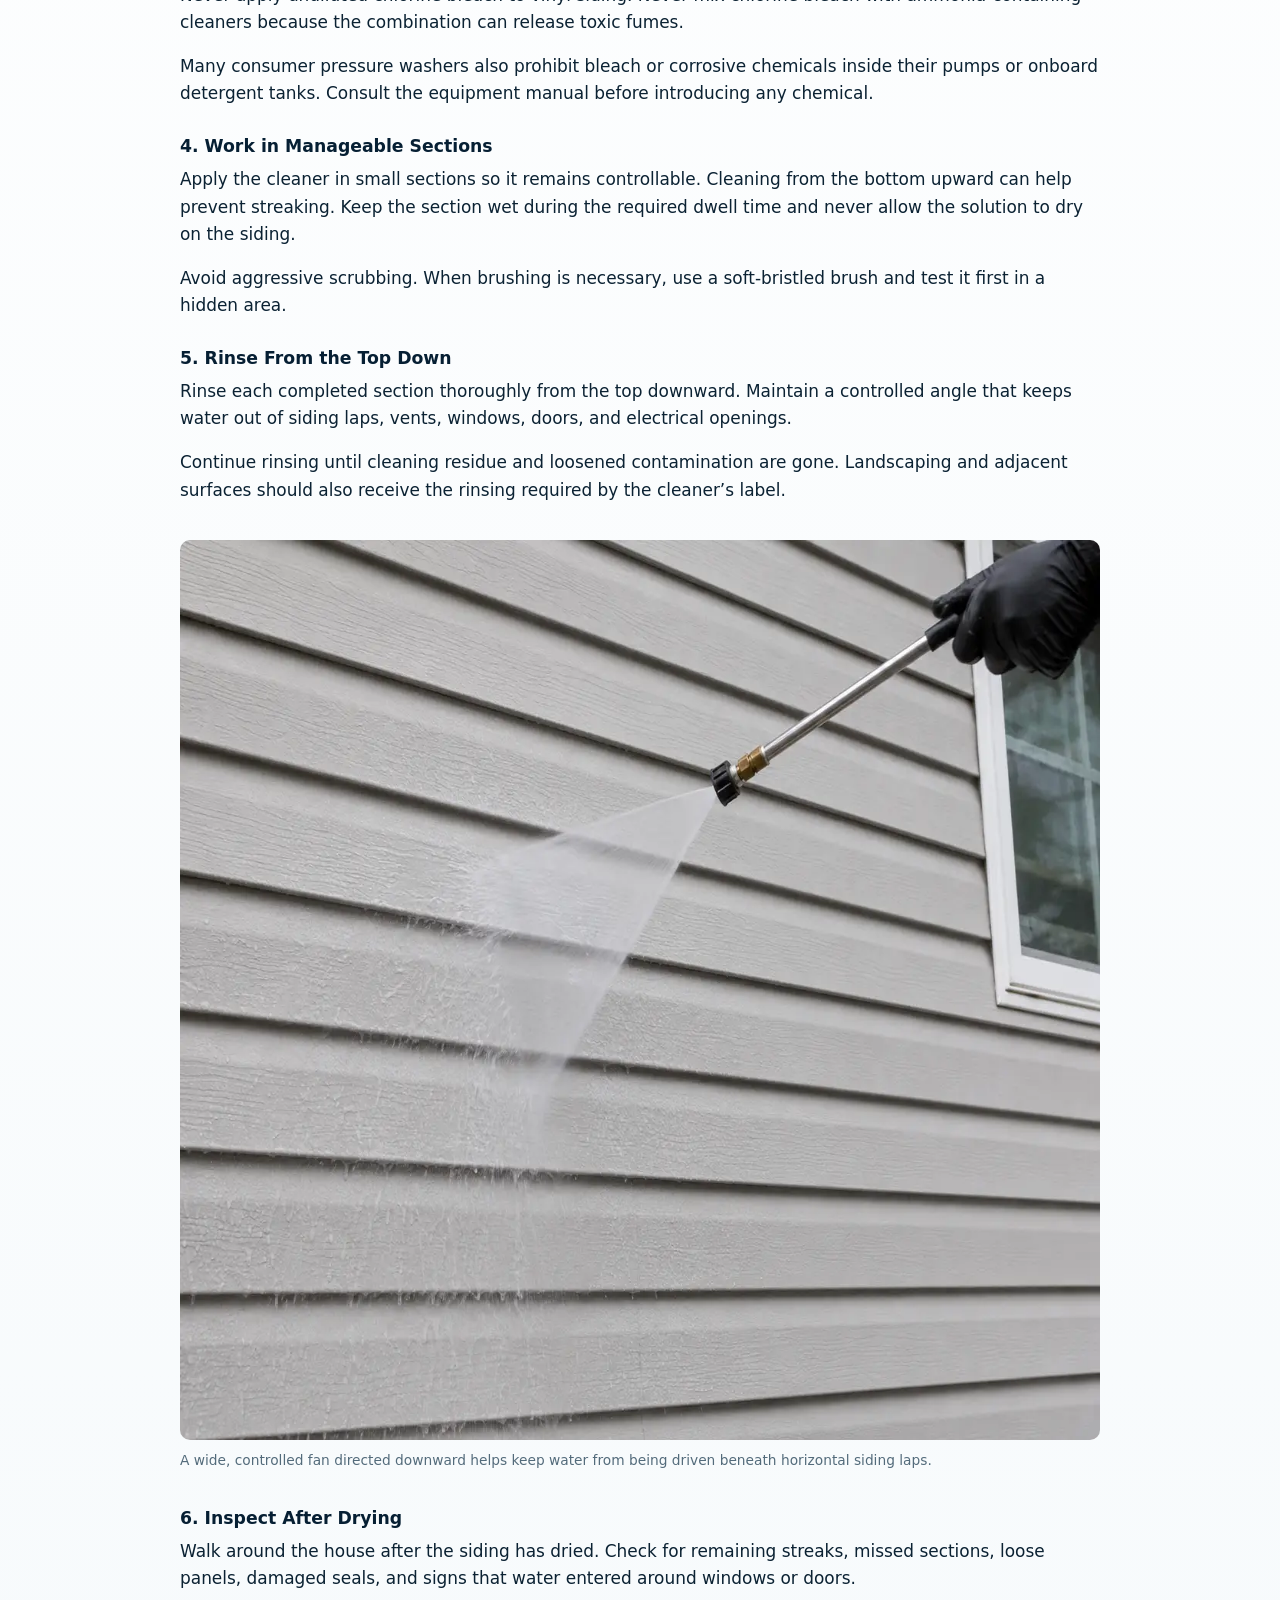
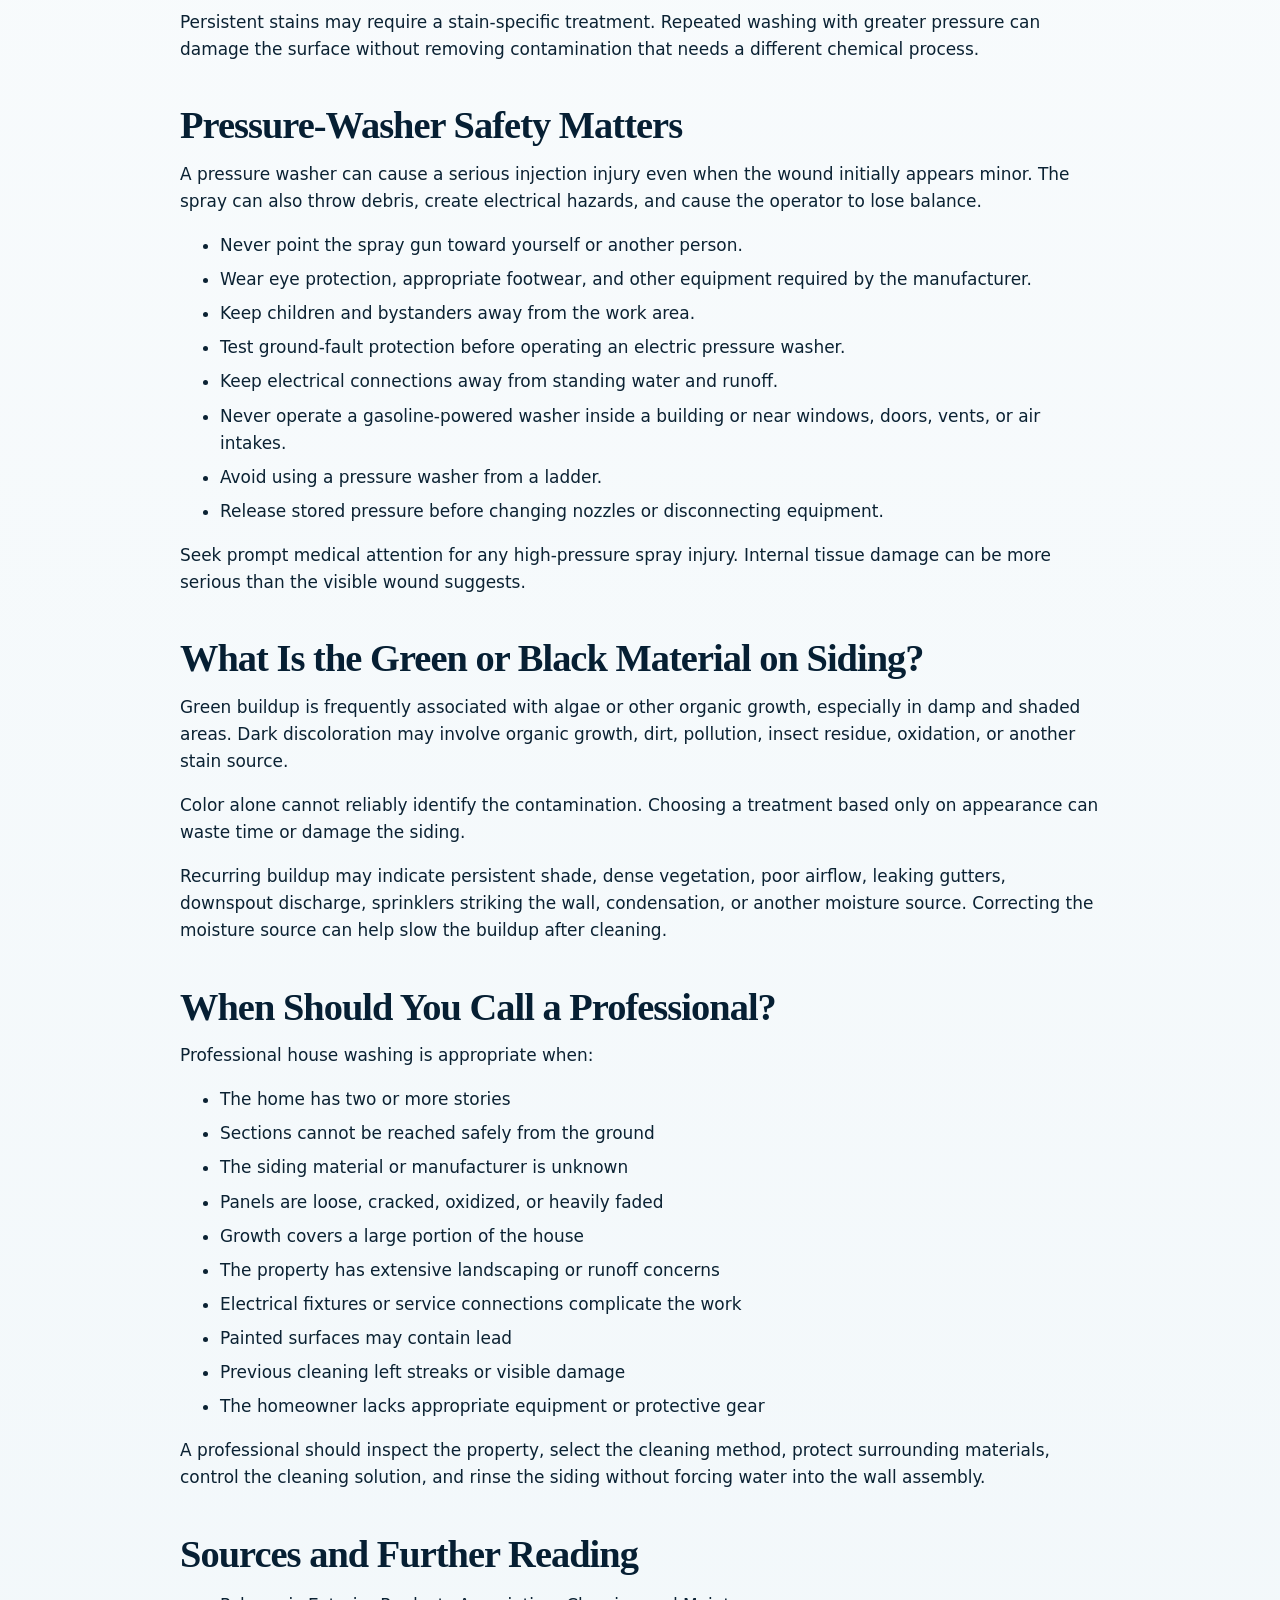
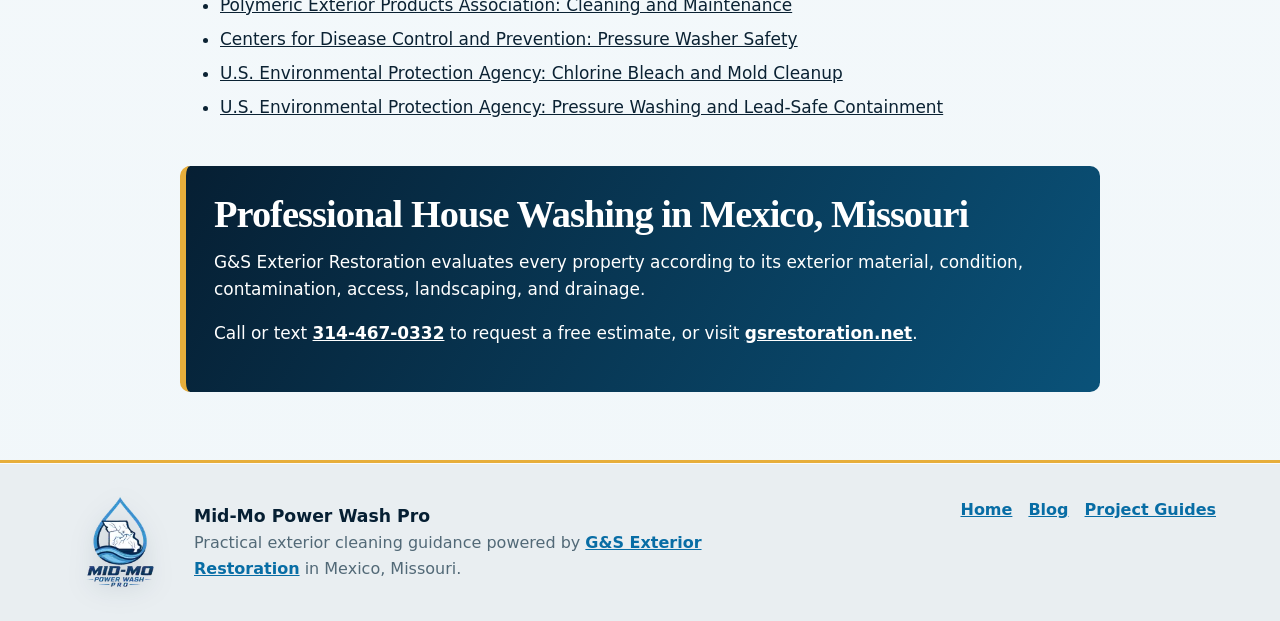
<file: blog/how-to-clean-vinyl-siding-safely.html>
<!doctype html>
<html lang="en">
<head>
  <meta charset="utf-8">
  <meta name="viewport" content="width=device-width,initial-scale=1">
  <link rel="icon" href="/assets/favicon.png" type="image/png">
  <link rel="shortcut icon" href="/favicon.ico">
  <link rel="apple-touch-icon" href="/assets/apple-touch-icon.png">
  <title>How to Clean Vinyl Siding Safely in Mid-Missouri</title>
  <meta name="description" content="Learn how to clean vinyl siding safely, prevent water intrusion and surface damage, and recognize when professional house washing is appropriate.">
  <link rel="canonical" href="https://midmopowerwash.com/blog/how-to-clean-vinyl-siding-safely.html">
  <meta property="og:type" content="article">
  <meta property="og:site_name" content="Mid-Mo Power Wash Pro">
  <meta property="og:title" content="How to Clean Vinyl Siding Safely in Mid-Missouri">
  <meta property="og:description" content="A practical guide to cleaning vinyl siding without forcing water behind panels or damaging the surface.">
  <meta property="og:url" content="https://midmopowerwash.com/blog/how-to-clean-vinyl-siding-safely.html">
  <meta property="og:image" content="https://midmopowerwash.com/assets/blog/how-to-clean-vinyl-siding-safely.webp">
  <meta property="og:image:width" content="1600">
  <meta property="og:image:height" content="900">
  <meta property="og:image:alt" content="Exterior-cleaning technician safely washing light-colored vinyl siding from the ground">
  <meta property="article:published_time" content="2026-07-31">
  <meta property="article:modified_time" content="2026-07-31">
  <meta property="article:author" content="G&amp;S Exterior Restoration">
  <meta property="article:section" content="Siding Care">
  <meta name="twitter:card" content="summary_large_image">
  <meta name="twitter:title" content="How to Clean Vinyl Siding Safely in Mid-Missouri">
  <meta name="twitter:description" content="How to prevent water intrusion, streaking, chemical damage, and pressure-washer injuries while cleaning vinyl siding.">
  <meta name="twitter:image" content="https://midmopowerwash.com/assets/blog/how-to-clean-vinyl-siding-safely.webp">
  <meta name="twitter:image:alt" content="Exterior-cleaning technician safely washing light-colored vinyl siding from the ground">
  <link rel="stylesheet" href="../assets/styles.css">
  <link rel="stylesheet" href="../assets/premium.css">
  <script type="application/ld+json">{"@context":"https://schema.org","@type":"BlogPosting","headline":"How to Clean Vinyl Siding Safely in Mid-Missouri","description":"A practical guide to cleaning vinyl siding without forcing water behind panels or damaging the surface.","image":["https://midmopowerwash.com/assets/blog/how-to-clean-vinyl-siding-safely.webp","https://midmopowerwash.com/assets/blog/organic-growth-on-vinyl-siding.webp","https://midmopowerwash.com/assets/blog/safe-downward-vinyl-siding-rinse.webp"],"datePublished":"2026-07-31","dateModified":"2026-07-31","author":{"@type":"Organization","name":"G&S Exterior Restoration","url":"https://gsrestoration.net/"},"publisher":{"@type":"Organization","name":"Mid-Mo Power Wash Pro","url":"https://midmopowerwash.com/"},"mainEntityOfPage":"https://midmopowerwash.com/blog/how-to-clean-vinyl-siding-safely.html","about":["Vinyl siding cleaning","House washing","Pressure washer safety","Mid-Missouri"]}</script>
</head>
<body>
<header class="site-header">
  <a class="brand" href="../index.html" aria-label="Mid-Mo Power Wash Pro home"><span class="brand-logo" aria-hidden="true"></span><span><strong>Mid-Mo Power Wash Pro</strong><small>A practical resource from G&amp;S Exterior Restoration</small></span></a>
  <button class="nav-toggle" type="button" aria-label="Open site menu" aria-expanded="false">Menu</button>
  <nav class="site-nav" aria-label="Main navigation"><a href="../psi-guide.html">PSI Guide</a><a href="../tools.html">Tools</a><a href="../projects.html">Project Guides</a><a href="../safety.html">Safety</a><a class="active" href="../blog.html">Blog</a><a href="../when-to-call-a-pro.html">Professional Help</a><a class="nav-cta" href="https://gsrestoration.net/" target="_blank" rel="noreferrer">Request a Free Estimate</a></nav>
</header>
<main>
  <figure class="article-hero"><img src="../assets/blog/how-to-clean-vinyl-siding-safely.webp" alt="Exterior-cleaning technician safely washing light-colored vinyl siding from the ground" width="1600" height="900"></figure>
  <article class="article-shell">
    <header class="article-header"><p class="blog-meta">Siding care · July 31, 2026</p><h1>How to Clean Vinyl Siding Safely in Mid-Missouri</h1><p class="article-byline">Prepared by G&amp;S Exterior Restoration in Mexico, Missouri.</p></header>
    <div class="article-body">
      <p>Vinyl siding is durable and relatively easy to maintain, but improper cleaning can force water behind the panels, damage the finish, leave permanent streaks, or create problems around windows, doors, vents, and electrical fixtures.</p>
      <p>Mid-Missouri homes regularly collect pollen, dust, cobwebs, bird droppings, and organic growth. Shaded walls, areas beneath trees, and siding near leaking gutters or downspouts often develop buildup faster than sunny, well-ventilated sections of the house.</p>
      <p>Safe siding cleaning begins with identifying the material, inspecting its condition, and choosing the gentlest process capable of removing the contamination.</p>

      <h2>Confirm That the Siding Is Vinyl</h2>
      <p>Several exterior materials can look similar from the ground. Vinyl, aluminum, painted wood, engineered wood, and fiber-cement siding have different cleaning restrictions.</p>
      <p>Look for horizontal panel overlaps, seams, corner posts, and the slight movement commonly found in properly installed vinyl panels. If the material remains uncertain, check property records, ask the manufacturer or installer, or have an exterior-cleaning professional identify it.</p>
      <p>Manufacturer instructions should always take priority. Some manufacturers permit careful pressure washing, while others restrict the pressure, cleaning products, or equipment that may be used.</p>

      <h2>Inspect the House Before Cleaning</h2>
      <p>Walk around the property and inspect the siding from several angles. Look closely for:</p>
      <ul>
        <li>Cracked, loose, warped, or unlocked panels</li>
        <li>Open joints and damaged corner pieces</li>
        <li>Loose trim or failed caulking</li>
        <li>Damaged window and door seals</li>
        <li>Uncovered electrical outlets or fixtures</li>
        <li>Open vents and exterior air intakes</li>
        <li>Peeling paint on nearby trim</li>
        <li>Oxidized or chalky surfaces</li>
        <li>Existing water stains around windows</li>
        <li>Active leaks near gutters and downspouts</li>
      </ul>
      <p>These conditions should be documented before washing. Water can enter through an opening that appears minor from the ground, and cleaning can reveal fading or oxidation that was hidden beneath dirt.</p>
      <p>Painted surfaces on homes built before 1978 require additional attention because disturbing lead-based paint can create contaminated chips and wastewater. EPA rules require paid contractors performing covered work to use appropriate lead-safe practices and containment.</p>

      <figure class="article-image"><img src="../assets/blog/organic-growth-on-vinyl-siding.webp" alt="Green organic growth concentrated along the lower laps of shaded white vinyl siding near a downspout" width="1200" height="900" loading="lazy"><figcaption>Shade, persistent moisture, landscaping, and drainage conditions can concentrate organic buildup along lower siding.</figcaption></figure>

      <h2>Begin With the Mildest Appropriate Method</h2>
      <p>The Polymeric Exterior Products Association recommends mild soap, water, and a soft cloth or soft-bristled brush for routine vinyl-siding cleaning. A garden hose may be sufficient for light dust and pollen.</p>
      <p>Heavier organic growth may require a surface-compatible exterior cleaner. Read the siding manufacturer’s instructions and the cleaner’s entire label before applying anything to the house.</p>
      <p>Test the process in a small, inconspicuous area. Allow the test area to dry completely before continuing because color changes and streaking may become easier to see after drying.</p>

      <h2>Can Vinyl Siding Be Pressure Washed?</h2>
      <p>Some vinyl siding can be pressure washed carefully when the manufacturer permits it. The equipment should be operated from a safe distance with a wide, controlled spray pattern.</p>
      <p>Keep the spray level or angled downward. Directing water upward into the horizontal laps can force it behind the panels. Use extra caution around windows, doors, plumbing penetrations, vents, corners, soffits, electrical fixtures, and damaged sections.</p>
      <p>Begin farther away from the wall and approach gradually. Pressure varies substantially between machines, nozzles, and distances, so a universal PSI setting cannot guarantee safe results.</p>
      <p>Narrow nozzles, concentrated streams, and rotating turbo nozzles can increase the chance of cutting, marking, or dislodging siding. High pressure should never be used as a substitute for the correct cleaning solution and dwell time.</p>

      <h2>What Is Soft Washing?</h2>
      <p>Professional house washing commonly uses low-pressure application and rinsing with a cleaning solution selected for the surface and contamination.</p>
      <p>This process reduces the amount of mechanical force placed on siding, seals, trim, and other exterior components. The cleaning solution loosens organic buildup so it can be rinsed away with controlled pressure.</p>
      <p>Chemical strength still matters. An overly strong solution, excessive dwell time, or poor rinsing can damage landscaping, finishes, metals, and surrounding materials. Professional cleaning should include chemical control, plant protection, runoff planning, and a thorough final rinse.</p>

      <h2>A Safer Vinyl-Siding Cleaning Process</h2>
      <h3>1. Choose Suitable Conditions</h3>
      <p>Work during mild weather when the siding is cool. Direct sunlight and high temperatures can cause cleaning solution to dry prematurely. Avoid washing during strong wind because overspray becomes harder to control around people, vehicles, landscaping, neighboring property, and open windows.</p>
      <h3>2. Prepare the Property</h3>
      <p>Close windows and doors. Move furniture, grills, toys, decorations, vehicles, and other objects away from the work area. Protect electrical fixtures, outlets, doorbells, cameras, and delicate landscaping as directed by the equipment and cleaning-product manufacturers. Keep children and pets away until cleaning is finished and the area has been rinsed.</p>
      <h3>3. Use Compatible Cleaning Products</h3>
      <p>Use a cleaner labeled for the siding and contamination being treated. Follow the label’s dilution, application, dwell-time, protective-equipment, and rinsing instructions.</p>
      <p>Never apply undiluted chlorine bleach to vinyl siding. Never mix chlorine bleach with ammonia-containing cleaners because the combination can release toxic fumes.</p>
      <p>Many consumer pressure washers also prohibit bleach or corrosive chemicals inside their pumps or onboard detergent tanks. Consult the equipment manual before introducing any chemical.</p>
      <h3>4. Work in Manageable Sections</h3>
      <p>Apply the cleaner in small sections so it remains controllable. Cleaning from the bottom upward can help prevent streaking. Keep the section wet during the required dwell time and never allow the solution to dry on the siding.</p>
      <p>Avoid aggressive scrubbing. When brushing is necessary, use a soft-bristled brush and test it first in a hidden area.</p>
      <h3>5. Rinse From the Top Down</h3>
      <p>Rinse each completed section thoroughly from the top downward. Maintain a controlled angle that keeps water out of siding laps, vents, windows, doors, and electrical openings.</p>
      <p>Continue rinsing until cleaning residue and loosened contamination are gone. Landscaping and adjacent surfaces should also receive the rinsing required by the cleaner’s label.</p>

      <figure class="article-image"><img src="../assets/blog/safe-downward-vinyl-siding-rinse.webp" alt="Wide fan of water rinsing downward across gray horizontal vinyl siding" width="1200" height="900" loading="lazy"><figcaption>A wide, controlled fan directed downward helps keep water from being driven beneath horizontal siding laps.</figcaption></figure>

      <h3>6. Inspect After Drying</h3>
      <p>Walk around the house after the siding has dried. Check for remaining streaks, missed sections, loose panels, damaged seals, and signs that water entered around windows or doors.</p>
      <p>Persistent stains may require a stain-specific treatment. Repeated washing with greater pressure can damage the surface without removing contamination that needs a different chemical process.</p>

      <h2>Pressure-Washer Safety Matters</h2>
      <p>A pressure washer can cause a serious injection injury even when the wound initially appears minor. The spray can also throw debris, create electrical hazards, and cause the operator to lose balance.</p>
      <ul>
        <li>Never point the spray gun toward yourself or another person.</li>
        <li>Wear eye protection, appropriate footwear, and other equipment required by the manufacturer.</li>
        <li>Keep children and bystanders away from the work area.</li>
        <li>Test ground-fault protection before operating an electric pressure washer.</li>
        <li>Keep electrical connections away from standing water and runoff.</li>
        <li>Never operate a gasoline-powered washer inside a building or near windows, doors, vents, or air intakes.</li>
        <li>Avoid using a pressure washer from a ladder.</li>
        <li>Release stored pressure before changing nozzles or disconnecting equipment.</li>
      </ul>
      <p>Seek prompt medical attention for any high-pressure spray injury. Internal tissue damage can be more serious than the visible wound suggests.</p>

      <h2>What Is the Green or Black Material on Siding?</h2>
      <p>Green buildup is frequently associated with algae or other organic growth, especially in damp and shaded areas. Dark discoloration may involve organic growth, dirt, pollution, insect residue, oxidation, or another stain source.</p>
      <p>Color alone cannot reliably identify the contamination. Choosing a treatment based only on appearance can waste time or damage the siding.</p>
      <p>Recurring buildup may indicate persistent shade, dense vegetation, poor airflow, leaking gutters, downspout discharge, sprinklers striking the wall, condensation, or another moisture source. Correcting the moisture source can help slow the buildup after cleaning.</p>

      <h2>When Should You Call a Professional?</h2>
      <p>Professional house washing is appropriate when:</p>
      <ul>
        <li>The home has two or more stories</li>
        <li>Sections cannot be reached safely from the ground</li>
        <li>The siding material or manufacturer is unknown</li>
        <li>Panels are loose, cracked, oxidized, or heavily faded</li>
        <li>Growth covers a large portion of the house</li>
        <li>The property has extensive landscaping or runoff concerns</li>
        <li>Electrical fixtures or service connections complicate the work</li>
        <li>Painted surfaces may contain lead</li>
        <li>Previous cleaning left streaks or visible damage</li>
        <li>The homeowner lacks appropriate equipment or protective gear</li>
      </ul>
      <p>A professional should inspect the property, select the cleaning method, protect surrounding materials, control the cleaning solution, and rinse the siding without forcing water into the wall assembly.</p>

      <h2>Sources and Further Reading</h2>
      <ul>
        <li><a href="https://polymericexteriors.org/polymeric-exterior-products/siding/cleaning-and-maintenance/" target="_blank" rel="noreferrer">Polymeric Exterior Products Association: Cleaning and Maintenance</a></li>
        <li><a href="https://www.cdc.gov/natural-disasters/safety/pressure-washer-safety.html" target="_blank" rel="noreferrer">Centers for Disease Control and Prevention: Pressure Washer Safety</a></li>
        <li><a href="https://www.epa.gov/mold/should-i-use-bleach-clean-mold" target="_blank" rel="noreferrer">U.S. Environmental Protection Agency: Chlorine Bleach and Mold Cleanup</a></li>
        <li><a href="https://www.epa.gov/lead/how-do-rrp-requirements-apply-pressure-washing-what-containment-and-other-preparation-are" target="_blank" rel="noreferrer">U.S. Environmental Protection Agency: Pressure Washing and Lead-Safe Containment</a></li>
      </ul>

      <div class="article-cta"><h2>Professional House Washing in Mexico, Missouri</h2><p>G&amp;S Exterior Restoration evaluates every property according to its exterior material, condition, contamination, access, landscaping, and drainage.</p><p>Call or text <a href="tel:+13144670332"><strong>314-467-0332</strong></a> to request a free estimate, or visit <a href="https://gsrestoration.net/"><strong>gsrestoration.net</strong></a>.</p></div>
    </div>
  </article>
</main>
<footer class="site-footer"><div><span class="brand-logo" aria-hidden="true"></span><strong>Mid-Mo Power Wash Pro</strong><p>Practical exterior cleaning guidance powered by <a href="https://gsrestoration.net/">G&amp;S Exterior Restoration</a> in Mexico, Missouri.</p></div><nav><a href="../index.html">Home</a><a href="../blog.html">Blog</a><a href="../projects.html">Project Guides</a></nav></footer>
<script src="../assets/site.js"></script>
</body>
</html>
</file>
<file: assets/styles.css>
:root{--sky:#e8f4ff;--sky2:#c7ebff;--blue:#0d7ec9;--navy:#0b3856;--ink:#102838;--muted:#617789;--line:#d9e8f0;--gray:#6b7280;--light-gray:#f3f4f6;--green:#237a58;--soft:#eaf7ef;--shadow:0 22px 55px rgba(16,40,56,.12)}*{box-sizing:border-box}html{scroll-behavior:smooth}body{margin:0;color:var(--ink);font-family:Inter,ui-sans-serif,system-ui,-apple-system,BlinkMacSystemFont,"Segoe UI",sans-serif;background:radial-gradient(circle at 14% 8%,rgba(199,235,255,.9),transparent 34rem),linear-gradient(180deg,#f4fbff 0%,#fff 44%,#f7fbfd 100%);line-height:1.6}a{color:inherit}.site-header{position:sticky;top:0;z-index:30;display:flex;align-items:center;justify-content:space-between;gap:28px;padding:14px clamp(18px,5vw,72px);background:rgba(255,255,255,.94);border-bottom:1px solid var(--line);backdrop-filter:blur(18px)}.brand{display:inline-flex;align-items:center;gap:12px;min-width:260px;text-decoration:none}.brand-mark{display:grid;width:44px;height:44px;place-items:center;border-radius:8px;color:#fff;font-weight:900;background:linear-gradient(135deg,var(--blue),var(--green));box-shadow:0 12px 24px rgba(20,121,189,.2)}.brand strong,.brand small{display:block}.brand strong{line-height:1.05}.brand small{color:var(--muted);font-size:.78rem}.site-nav{display:flex;align-items:center;gap:4px}.site-nav a{padding:10px 12px;color:var(--muted);font-weight:750;font-size:.94rem;text-decoration:none;border-radius:8px}.site-nav a:hover,.site-nav a.active{color:var(--navy);background:var(--sky)}.site-nav .nav-cta{color:#fff;background:var(--blue)}.site-nav .nav-cta:hover{color:#fff;background:var(--navy)}.nav-toggle{display:none;border:1px solid var(--line);border-radius:8px;padding:9px 12px;color:var(--navy);background:#fff;font-weight:850}.hero,.page-hero,.content-band,.split-section,.sponsor-band,.cta-strip,.lead-section{width:min(1180px,calc(100% - 36px));margin:0 auto}.hero{display:grid;grid-template-columns:minmax(0,1.02fr) minmax(360px,.82fr);align-items:center;gap:clamp(34px,6vw,76px);min-height:680px;padding:clamp(46px,8vw,92px) 0 clamp(34px,6vw,64px)}.page-hero{padding:clamp(54px,8vw,94px) 0 28px;background-size:cover;background-position:center;background-attachment:fixed}.page-hero > div{background:linear-gradient(180deg,rgba(255,255,255,.95) 0%,rgba(255,255,255,.92) 100%);padding:clamp(54px,8vw,94px) clamp(18px,5vw,72px) 28px;border-radius:8px}.page-hero.compact{padding-bottom:30px}.page-hero.warning{width:100%;max-width:none;padding-left:max(18px,calc((100vw - 1180px)/2));padding-right:max(18px,calc((100vw - 1180px)/2));background:linear-gradient(135deg,#fff8e9,#eff9ff);background-size:auto;background-attachment:scroll}.eyebrow,.section-kicker{display:inline-flex;align-items:center;gap:8px;margin:0 0 14px;color:var(--green);font-size:.78rem;font-weight:900;letter-spacing:0;text-transform:uppercase}.eyebrow:before,.section-kicker:before{content:"";width:24px;height:2px;border-radius:999px;background:currentColor}h1,h2,h3,p{margin-top:0}h1{max-width:800px;margin-bottom:22px;font-size:clamp(2.7rem,6vw,5.35rem);line-height:.98;letter-spacing:0}h2{margin-bottom:14px;font-size:clamp(1.55rem,3vw,2.45rem);line-height:1.08;letter-spacing:0}h3{margin-bottom:9px;font-size:1.08rem;line-height:1.28}.hero-text,.page-hero p,.section-heading p{max-width:720px;color:var(--muted);font-size:1.12rem}.hero-actions{display:flex;flex-wrap:wrap;gap:12px;margin-top:30px}.button{display:inline-flex;align-items:center;justify-content:center;min-height:46px;padding:12px 18px;border:1px solid transparent;border-radius:8px;font-weight:900;text-decoration:none}.button.primary{color:#fff;background:var(--blue);box-shadow:0 16px 34px rgba(20,121,189,.24)}.button.primary:hover{background:var(--navy)}.button.secondary{color:var(--navy);background:#fff;border-color:var(--line)}.button.large{min-height:54px;padding-inline:24px}.text-link{color:var(--blue);font-weight:900;text-decoration-thickness:2px;text-underline-offset:4px}.hero-media{position:relative;min-height:520px;overflow:hidden;border-radius:8px;background:#dcecf5;box-shadow:var(--shadow)}.hero-media img{display:block;width:100%;height:520px;object-fit:cover}.hero-media:after{content:"";position:absolute;inset:0;background:linear-gradient(180deg,transparent 38%,rgba(6,32,48,.72))}.hero-caption{position:absolute;right:18px;bottom:18px;left:18px;z-index:1;display:grid;gap:10px;padding:18px;border:1px solid rgba(255,255,255,.22);border-radius:8px;color:#fff;background:rgba(8,35,52,.72);backdrop-filter:blur(10px)}.hero-caption span{color:rgba(255,255,255,.78);font-size:.94rem}.trust-row{display:grid;grid-template-columns:repeat(3,minmax(0,1fr));gap:10px;max-width:680px;margin-top:28px}.trust-row div{padding:14px;border:1px solid var(--line);border-radius:8px;background:rgba(255,255,255,.78)}.trust-row strong{display:block;color:var(--navy);font-size:1.15rem;line-height:1.1}.trust-row span{color:var(--muted);font-size:.86rem}.sponsor-band,.cta-strip,.lead-section{display:flex;align-items:center;justify-content:space-between;gap:24px;margin-top:20px;margin-bottom:24px;padding:clamp(24px,5vw,38px);border-radius:8px;color:#fff;background:linear-gradient(135deg,var(--navy),#135b83 58%,var(--green))}.sponsor-band p,.cta-strip p,.lead-section p{max-width:720px;margin-bottom:0;color:rgba(255,255,255,.84)}.sponsor-band .section-kicker,.lead-section .section-kicker{color:#bff0d2}.content-band{padding:clamp(42px,7vw,76px) 0}.content-band.alt{width:100%;max-width:none;padding-left:max(18px,calc((100vw - 1180px)/2));padding-right:max(18px,calc((100vw - 1180px)/2));background:linear-gradient(180deg,#f2f9fd,#fff)}.section-heading{max-width:790px;margin-bottom:28px}.card-grid{display:grid;gap:16px}.card-grid.three{grid-template-columns:repeat(3,minmax(0,1fr))}.card-grid.two{grid-template-columns:repeat(2,minmax(0,1fr))}.info-card,.project-card,.decision-grid article{border:1px solid var(--line);border-radius:8px;padding:24px;background:rgba(255,255,255,.9);box-shadow:0 12px 32px rgba(16,40,56,.07)}a.info-card{text-decoration:none}a.info-card:hover{transform:translateY(-2px);box-shadow:0 18px 42px rgba(16,40,56,.11)}.info-card p,.project-card p,.decision-grid p,.tip-panel p,.fine-print{color:var(--muted)}.card-icon{display:inline-grid;width:46px;height:46px;margin-bottom:16px;place-items:center;border-radius:8px;background:var(--sky);position:relative}.card-icon.gauge:before{content:"PSI";color:var(--blue);font-weight:900}.card-icon.nozzle:before{content:"";width:25px;height:8px;border-radius:999px;background:var(--blue);transform:rotate(-25deg)}.card-icon.checklist:before{content:"";width:18px;height:10px;border-left:4px solid var(--green);border-bottom:4px solid var(--green);transform:rotate(-45deg)}.card-icon.surface:before{content:"";width:28px;height:18px;border-radius:50%;border:4px solid var(--blue)}.quick-matrix{display:grid;grid-template-columns:repeat(4,minmax(0,1fr));gap:12px;margin-top:24px}.quick-matrix div{padding:18px;border:1px solid var(--line);border-radius:8px;background:#fff}.quick-matrix strong{display:block;color:var(--navy)}.quick-matrix span{color:var(--muted);font-size:.92rem}.split-section{display:grid;grid-template-columns:minmax(0,1fr) minmax(320px,.8fr);gap:28px;align-items:center;padding:clamp(42px,7vw,76px) 0}.tip-panel{border:1px solid #cae8d7;border-left:6px solid var(--green);border-radius:8px;padding:26px;background:var(--soft)}.check-list,.number-list{margin:0 0 22px;padding-left:20px}.check-list li,.number-list li{margin:8px 0}.table-tools{display:flex;align-items:end;justify-content:space-between;gap:16px;margin-bottom:18px}.table-tools label{color:var(--navy);font-weight:900}.table-tools input{width:min(100%,360px);border:1px solid var(--line);border-radius:8px;padding:12px 14px;color:var(--ink);font:inherit;background:#fff}.responsive-table{overflow-x:auto;border:1px solid var(--line);border-radius:8px;background:#fff;box-shadow:0 12px 30px rgba(16,40,56,.07)}table{width:100%;min-width:780px;border-collapse:collapse}th,td{padding:16px;text-align:left;border-bottom:1px solid var(--line);vertical-align:top}th{color:var(--navy);background:var(--sky)}tr:last-child td{border-bottom:0}.fine-print{margin-top:14px;font-size:.93rem}.nozzle-dot{display:inline-block;width:30px;height:30px;margin-bottom:12px;border-radius:50%;border:3px solid rgba(16,40,56,.12)}.nozzle-dot.red{background:#e45252}.nozzle-dot.yellow{background:#f1c84b}.nozzle-dot.green{background:#45aa6a}.nozzle-dot.white{background:#fff}.nozzle-dot.black{background:#1f2f3a}.steps,.danger-grid,.decision-grid{display:grid;gap:16px}.steps{grid-template-columns:repeat(5,minmax(0,1fr))}.steps div,.danger-grid div{border:1px solid var(--line);border-radius:8px;padding:18px;background:#fff}.steps strong{display:grid;width:34px;height:34px;place-items:center;margin-bottom:12px;border-radius:50%;color:#fff;background:var(--green)}.project-list{display:grid;gap:16px}.project-card{display:grid;grid-template-columns:96px minmax(0,1fr);align-items:center;gap:22px}.project-meter{width:96px;height:96px;border-radius:8px;background:linear-gradient(135deg,var(--sky2),var(--green));position:relative;overflow:hidden}.project-meter:before{content:"";position:absolute;inset:20px 14px;border-top:8px solid rgba(255,255,255,.94);transform:rotate(-22deg)}.project-meter.concrete{background:linear-gradient(135deg,#e4ebef,#7e8d98)}.project-meter.siding{background:repeating-linear-gradient(180deg,#e0f5ff 0 13px,#b7def3 13px 18px)}.project-meter.deck{background:repeating-linear-gradient(90deg,#bb7d4a 0 14px,#8d5b38 14px 19px)}.project-meter.brick{background:repeating-linear-gradient(0deg,#be624c 0 18px,#f0d3c9 18px 22px)}.danger-grid{grid-template-columns:repeat(3,minmax(0,1fr))}.danger-grid strong{color:#8f301e}.decision-grid{grid-template-columns:repeat(2,minmax(0,1fr))}.lead-section{background:linear-gradient(135deg,var(--navy),#175f7d 56%,var(--green))}.site-footer{display:flex;justify-content:space-between;gap:28px;padding:34px clamp(18px,5vw,72px);color:rgba(255,255,255,.82);background:#0d2b3d}.site-footer strong{color:#fff}.site-footer p{max-width:520px;margin-bottom:0}.site-footer nav{display:flex;flex-wrap:wrap;gap:10px 16px;justify-content:flex-end}.site-footer a{color:#fff;font-weight:800}@media(max-width:980px){.site-header{align-items:flex-start}.nav-toggle{display:inline-flex}.site-nav{position:absolute;top:72px;right:18px;left:18px;display:none;flex-direction:column;align-items:stretch;padding:14px;border:1px solid var(--line);border-radius:8px;background:#fff;box-shadow:var(--shadow)}.site-nav.open{display:flex}.hero,.split-section,.sponsor-band,.cta-strip,.lead-section,.site-footer{grid-template-columns:1fr;flex-direction:column;align-items:flex-start}.hero{min-height:0}.hero-media,.hero-media img{width:100%;min-height:420px;height:420px}.card-grid.three,.steps,.danger-grid,.quick-matrix{grid-template-columns:repeat(2,minmax(0,1fr))}.site-footer nav{justify-content:flex-start}}@media(max-width:640px){.brand{min-width:0}.brand small{display:none}.hero-actions,.button{width:100%}h1{font-size:clamp(2.35rem,13vw,3.6rem)}.hero-media,.hero-media img{min-height:340px;height:340px}.trust-row,.card-grid.three,.card-grid.two,.steps,.danger-grid,.decision-grid,.project-card,.quick-matrix{grid-template-columns:1fr}.project-meter{width:100%;height:70px}.table-tools{align-items:stretch;flex-direction:column}.table-tools input{width:100%}}
</file>
<file: assets/premium.css>
:root{--sky:#e8f3ff;--sky2:#a9d9ff;--blue:#087cc1;--navy:#061f33;--ink:#0b2233;--muted:#536b7b;--line:#cbdde8;--green:#07846a;--gold:#e7ae3b;--gold-soft:#fff3cf;--soft:#e4f7f2;--shadow:0 28px 70px rgba(4,31,51,.18)}
body{background:radial-gradient(circle at 9% 4%,rgba(8,124,193,.18),transparent 30rem),radial-gradient(circle at 92% 22%,rgba(7,132,106,.12),transparent 28rem),linear-gradient(180deg,#f4faff 0%,#fff 43%,#f1f7fa 100%)}
.site-header{padding-top:12px;padding-bottom:12px;color:#fff;background:rgba(6,31,51,.97);border-bottom:3px solid var(--gold);box-shadow:0 12px 34px rgba(4,24,39,.22)}
.brand strong{color:#fff;letter-spacing:.01em}.brand small{color:#9fc2d6}.site-nav a{color:#c8dce8}.site-nav a:hover,.site-nav a.active{color:#fff;background:rgba(255,255,255,.1)}.site-nav .nav-cta{color:var(--navy);background:var(--gold);box-shadow:0 10px 26px rgba(231,174,59,.24)}.site-nav .nav-cta:hover{color:var(--navy);background:#f5c967}.nav-toggle{color:#fff;background:rgba(255,255,255,.08);border-color:rgba(255,255,255,.2)}
h1,h2{color:var(--navy);font-family:Georgia,"Times New Roman",serif}h1{letter-spacing:-.045em}h2{letter-spacing:-.025em}h3{color:var(--navy)}
.hero{position:relative;margin-top:30px;margin-bottom:30px;padding:clamp(42px,6vw,76px);overflow:hidden;border:1px solid rgba(255,255,255,.12);border-radius:18px;color:#fff;background:linear-gradient(115deg,rgba(6,31,51,.99),rgba(7,74,103,.95) 62%,rgba(7,132,106,.9));box-shadow:0 34px 90px rgba(4,31,51,.25)}
.hero::before{content:"";position:absolute;width:380px;height:380px;right:-160px;top:-190px;border:70px solid rgba(231,174,59,.13);border-radius:50%}.hero-copy,.hero-media{position:relative;z-index:1}.hero h1{color:#fff}.hero-text{color:#c9dce6}.hero .eyebrow{color:#f4c760}.hero-media{border:1px solid rgba(255,255,255,.22);border-radius:14px}
.eyebrow,.section-kicker{color:var(--green);letter-spacing:.1em}.eyebrow::before,.section-kicker::before{background:var(--gold)}
.button{border-radius:6px;letter-spacing:.015em}.button.primary{background:linear-gradient(135deg,#098fd7,#0872ad)}.button.primary:hover{background:linear-gradient(135deg,#0872ad,#05517d)}.hero .button.primary{color:var(--navy);background:var(--gold);box-shadow:0 14px 36px rgba(231,174,59,.24)}.hero .button.primary:hover{background:#f5c967}.hero .button.secondary{color:#fff;background:rgba(255,255,255,.09);border-color:rgba(255,255,255,.3)}
.trust-row div,.quick-matrix div,.info-card,.project-card,.decision-grid article,.steps div,.danger-grid div{border-color:rgba(9,93,138,.17);border-radius:10px;background:rgba(255,255,255,.94);box-shadow:0 16px 38px rgba(6,31,51,.09)}.hero .trust-row div{background:rgba(255,255,255,.08);border-color:rgba(255,255,255,.16);box-shadow:none}.hero .trust-row strong{color:#fff}.hero .trust-row span{color:#bcd2de}
.quick-matrix{gap:0;overflow:hidden;border:1px solid var(--line);border-radius:12px;box-shadow:0 18px 44px rgba(6,31,51,.1)}.quick-matrix div{border:0;border-right:1px solid var(--line);border-radius:0;box-shadow:none}.quick-matrix div:last-child{border-right:0}.quick-matrix strong{color:var(--blue)}
.info-card{position:relative;overflow:hidden;transition:transform .2s ease,box-shadow .2s ease}.info-card::after{content:"";position:absolute;inset:auto 0 0;height:4px;background:linear-gradient(90deg,var(--blue),var(--green),var(--gold))}a.info-card:hover{transform:translateY(-5px);box-shadow:0 24px 54px rgba(6,31,51,.15)}.card-icon{background:linear-gradient(135deg,#d9efff,var(--gold-soft))}
.sponsor-band,.cta-strip,.lead-section{border:1px solid rgba(255,255,255,.12);border-radius:14px;background:linear-gradient(120deg,#061f33,#0a5279 60%,#07846a);box-shadow:var(--shadow)}.sponsor-band h2,.cta-strip h2,.lead-section h2{color:#fff}.sponsor-band .section-kicker,.lead-section .section-kicker{color:#f4c760}
.page-hero.compact{margin-top:30px;margin-bottom:18px;padding:clamp(42px,6vw,72px);border-left:7px solid var(--gold);border-radius:14px;background-color:#eaf5fa;box-shadow:0 22px 56px rgba(6,31,51,.12)}.page-hero.compact>div{border-radius:10px}.responsive-table{border-color:#b8d1df;box-shadow:0 20px 50px rgba(6,31,51,.12)}th{color:#fff;background:var(--navy)}.tip-panel{border-color:#97d9ca;border-left-color:var(--gold);background:linear-gradient(135deg,#f2fffb,#fff8e6)}.text-link{color:#076da8}.site-footer{border-top:4px solid var(--gold);background:#041826}
@media(max-width:980px){.site-nav{background:#061f33;border-color:rgba(255,255,255,.14)}.hero{padding:34px}.quick-matrix{grid-template-columns:repeat(2,minmax(0,1fr))}.quick-matrix div:nth-child(2){border-right:0}.quick-matrix div:nth-child(-n+2){border-bottom:1px solid var(--line)}}
@media(max-width:640px){.hero{margin-top:18px;padding:26px 20px;border-radius:12px}.page-hero.compact{margin-top:18px;padding:32px 22px}.quick-matrix{grid-template-columns:1fr}.quick-matrix div{border-right:0;border-bottom:1px solid var(--line)}.quick-matrix div:last-child{border-bottom:0}}

/* Balanced layout scale */
.hero,.page-hero,.content-band,.split-section,.sponsor-band,.cta-strip,.lead-section,.quick-matrix{width:min(1320px,calc(100% - 48px));margin-left:auto;margin-right:auto}
.hero{min-height:560px;grid-template-columns:minmax(0,1fr) minmax(340px,.72fr);gap:clamp(28px,4vw,54px);padding:clamp(34px,4.5vw,58px);margin-top:24px;margin-bottom:24px}
.hero h1{max-width:660px;font-size:clamp(2rem,3.4vw,3.45rem);line-height:1.06}.hero-text,.page-hero p,.section-heading p{font-size:1.04rem}.hero-media,.hero-media img{height:440px;min-height:440px}.hero-caption{padding:14px}.hero-actions{margin-top:22px}.trust-row{margin-top:22px}.trust-row div{padding:12px}.trust-row strong{font-size:1rem}.trust-row span{font-size:.82rem}
.content-band{padding:clamp(34px,5vw,58px) 0}.split-section{padding:clamp(34px,5vw,58px) 0}.section-heading{margin-bottom:22px}.section-heading h2{font-size:clamp(1.5rem,2.5vw,2.15rem)}
.info-card,.project-card,.decision-grid article{padding:20px}.card-icon{width:40px;height:40px;margin-bottom:13px}.quick-matrix div{padding:15px}.quick-matrix{margin-top:18px}
.sponsor-band,.cta-strip,.lead-section{padding:clamp(22px,3.4vw,32px);margin-top:18px;margin-bottom:20px}.sponsor-band h2,.cta-strip h2,.lead-section h2{font-size:clamp(1.45rem,2.5vw,2.05rem)}
.page-hero.compact{padding:clamp(34px,4.5vw,54px);margin-top:24px;margin-bottom:14px}.page-hero.compact h1{font-size:clamp(2.35rem,4.6vw,4.4rem)}
.steps div,.danger-grid div{padding:15px}.tip-panel{padding:22px}.responsive-table{font-size:.95rem}th,td{padding:13px}

@media(max-width:980px){.hero,.page-hero,.content-band,.split-section,.sponsor-band,.cta-strip,.lead-section,.quick-matrix{width:min(100% - 36px,1320px)}.hero{min-height:0;grid-template-columns:1fr;padding:30px}.hero-media,.hero-media img{height:380px;min-height:380px}}
@media(max-width:640px){.hero,.page-hero,.content-band,.split-section,.sponsor-band,.cta-strip,.lead-section,.quick-matrix{width:calc(100% - 28px)}.hero{padding:24px 18px}.hero h1{font-size:clamp(1.9rem,8.7vw,2.45rem)}.hero-media,.hero-media img{height:300px;min-height:300px}.page-hero.compact{padding:28px 20px}.page-hero.compact h1{font-size:clamp(2.1rem,11vw,3rem)}.info-card,.project-card,.decision-grid article{padding:18px}}

/* Light navigation and compact brand lockup */
.site-header{min-height:72px;padding-top:8px;padding-bottom:8px;color:var(--ink);background:rgba(255,255,255,.97);border-bottom:2px solid var(--gold);box-shadow:0 8px 24px rgba(6,31,51,.11)}
.brand{gap:9px}.brand strong{color:var(--navy)}.brand small{color:var(--muted)}.site-nav a{color:#476172}.site-nav a:hover,.site-nav a.active{color:var(--navy);background:var(--sky)}.site-nav .nav-cta{color:#fff;background:linear-gradient(135deg,#098fd7,#0872ad);box-shadow:0 8px 20px rgba(8,124,193,.2)}.site-nav .nav-cta:hover{color:#fff;background:var(--navy)}.nav-toggle{color:var(--navy);background:#fff;border-color:var(--line)}
.brand-logo,.brand-mark{width:66px!important;height:54px!important;filter:drop-shadow(0 6px 12px rgba(6,31,51,.12))!important}
@media(max-width:980px){.site-nav{top:70px;background:#fff;border-color:var(--line)}.site-nav a{color:#476172}}
@media(max-width:640px){.brand-logo,.brand-mark{width:54px!important;height:44px!important}.site-header{min-height:62px}.site-nav{top:62px}}

/* Stronger brand presence */
.site-header{min-height:88px}.site-header .brand-logo,.site-header .brand-mark{width:94px!important;height:74px!important}.site-footer>div{display:grid;grid-template-columns:112px minmax(0,1fr);column-gap:18px;align-items:center;max-width:650px}.site-footer .brand-logo{grid-row:1/3;width:112px!important;height:90px!important;filter:drop-shadow(0 8px 16px rgba(0,0,0,.24))!important}.site-footer strong{align-self:end;font-size:1.08rem}.site-footer p{align-self:start}
@media(max-width:980px){.site-nav{top:86px}}
@media(max-width:640px){.site-header{min-height:70px}.site-header .brand-logo,.site-header .brand-mark{width:72px!important;height:56px!important}.site-nav{top:70px}.site-footer>div{grid-template-columns:86px minmax(0,1fr);column-gap:14px}.site-footer .brand-logo{width:86px!important;height:70px!important}}

/* Blog */
.page-hero.compact.blog-hero{min-height:0;margin-top:18px;margin-bottom:14px;padding:clamp(20px,2.5vw,30px)}.page-hero.compact.blog-hero h1{max-width:760px;margin-bottom:12px;font-size:clamp(1.7rem,2.7vw,2.4rem);line-height:1.08}.blog-hero .section-kicker{margin-bottom:8px;font-size:.72rem}.blog-hero p{max-width:820px;margin-bottom:0;font-size:.98rem}.blog-list{display:grid;gap:24px}.blog-feature{display:grid;grid-template-columns:minmax(0,.9fr) minmax(0,1.1fr);gap:28px;align-items:center;padding:22px;border:1px solid var(--line);border-radius:12px;background:#fff;box-shadow:0 18px 44px rgba(6,31,51,.1)}.blog-feature img{display:block;width:100%;aspect-ratio:16/9;border-radius:9px;object-fit:cover}.blog-meta{color:var(--green);font-size:.78rem;font-weight:900;letter-spacing:.08em;text-transform:uppercase}.article-shell{width:min(920px,calc(100% - 40px));margin:0 auto;padding:42px 0 68px}.article-hero{width:min(1320px,calc(100% - 48px));margin:24px auto 0}.article-hero img{display:block;width:100%;max-height:620px;border-radius:14px;object-fit:cover;box-shadow:var(--shadow)}.article-header{margin-bottom:30px}.article-header h1{font-size:clamp(2.5rem,5vw,4.8rem)}.article-byline{color:var(--muted)}.article-body{font-size:1.06rem}.article-body h2{margin-top:42px}.article-body h3{margin-top:28px}.article-body li{margin:7px 0}.article-image{margin:36px 0}.article-image img{display:block;width:100%;border-radius:10px}.article-image figcaption{margin-top:9px;color:var(--muted);font-size:.86rem}.article-cta{margin-top:44px;padding:28px;border-left:6px solid var(--gold);border-radius:10px;color:#fff;background:linear-gradient(120deg,var(--navy),#0a5279)}.article-cta h2{margin-top:0;color:#fff}.article-cta a{color:#fff}
@media(max-width:780px){.page-hero.compact.blog-hero{padding:20px 18px}.page-hero.compact.blog-hero h1{font-size:clamp(1.55rem,6.2vw,2rem)}.blog-feature{grid-template-columns:1fr}.article-shell{width:calc(100% - 30px)}.article-hero{width:calc(100% - 28px)}}

/* Compact blog cards */
.content-band.blog-list{width:min(1080px,calc(100% - 48px));padding:28px 0 44px}.blog-list .blog-feature{grid-template-columns:minmax(280px,.82fr) minmax(0,1.18fr);gap:20px;padding:16px}.blog-list .blog-feature img{max-height:240px}.blog-list .blog-feature h2{margin-bottom:10px;font-size:clamp(1.3rem,2vw,1.75rem)}.blog-list .blog-feature p{margin-bottom:14px}.blog-list .blog-meta{margin-bottom:8px}
@media(max-width:780px){.content-band.blog-list{width:calc(100% - 28px);padding:22px 0 38px}.blog-list .blog-feature{grid-template-columns:1fr;gap:16px;padding:14px}.blog-list .blog-feature img{max-height:210px}.blog-list .blog-feature h2{font-size:1.35rem}}

/* Unified compact sub-page heroes */
.page-hero.compact{min-height:0;margin-top:18px;margin-bottom:14px;padding:clamp(20px,2.5vw,30px);background-image:none;background-attachment:scroll}.page-hero.compact:has(>div){padding:clamp(8px,1vw,12px)}.page-hero.compact>div{padding:clamp(12px,1.5vw,18px);background:linear-gradient(180deg,rgba(255,255,255,.93),rgba(255,255,255,.89))}.page-hero.compact h1{max-width:760px;margin-bottom:12px;font-size:clamp(1.7rem,2.7vw,2.4rem);line-height:1.08}.page-hero.compact .section-kicker{margin-bottom:8px;font-size:.72rem}.page-hero.compact p{max-width:820px;margin-bottom:0;font-size:.98rem}.page-hero.compact .hero-actions{margin-top:14px}
@media(max-width:780px){.page-hero.compact{padding:20px 18px}.page-hero.compact:has(>div){padding:8px}.page-hero.compact>div{padding:12px}.page-hero.compact h1{font-size:clamp(1.55rem,6.2vw,2rem)}}

/* Light footer for stronger logo contrast */
.site-footer{color:#526977;background:#e9eef1;border-top:3px solid var(--gold);box-shadow:inset 0 1px 0 rgba(255,255,255,.8)}.site-footer strong{color:var(--navy)}.site-footer p{color:#526977}.site-footer a{color:#086da5}.site-footer a:hover{color:var(--navy)}.site-footer .brand-logo{filter:drop-shadow(0 6px 12px rgba(6,31,51,.13))!important}

/* Pressure and power washing explainer */
.process-explainer{padding-bottom:clamp(30px,4vw,48px)}.process-grid{display:grid;grid-template-columns:repeat(3,minmax(0,1fr));gap:16px}.process-grid article{padding:22px;border:1px solid rgba(9,93,138,.18);border-radius:10px;background:#fff;box-shadow:0 14px 34px rgba(6,31,51,.08)}.process-grid .process-choice{background:linear-gradient(135deg,#f1f9ff,#f1fbf7)}.process-mark{display:inline-flex;margin-bottom:14px;padding:5px 9px;border-radius:999px;color:#fff;background:var(--blue);font-size:.73rem;font-weight:900;letter-spacing:.08em;text-transform:uppercase}.process-mark.heated{color:#694400;background:var(--gold-soft)}.process-mark.method{background:var(--green)}.process-grid p{color:var(--muted)}
@media(max-width:900px){.process-grid{grid-template-columns:1fr}}
</file>
